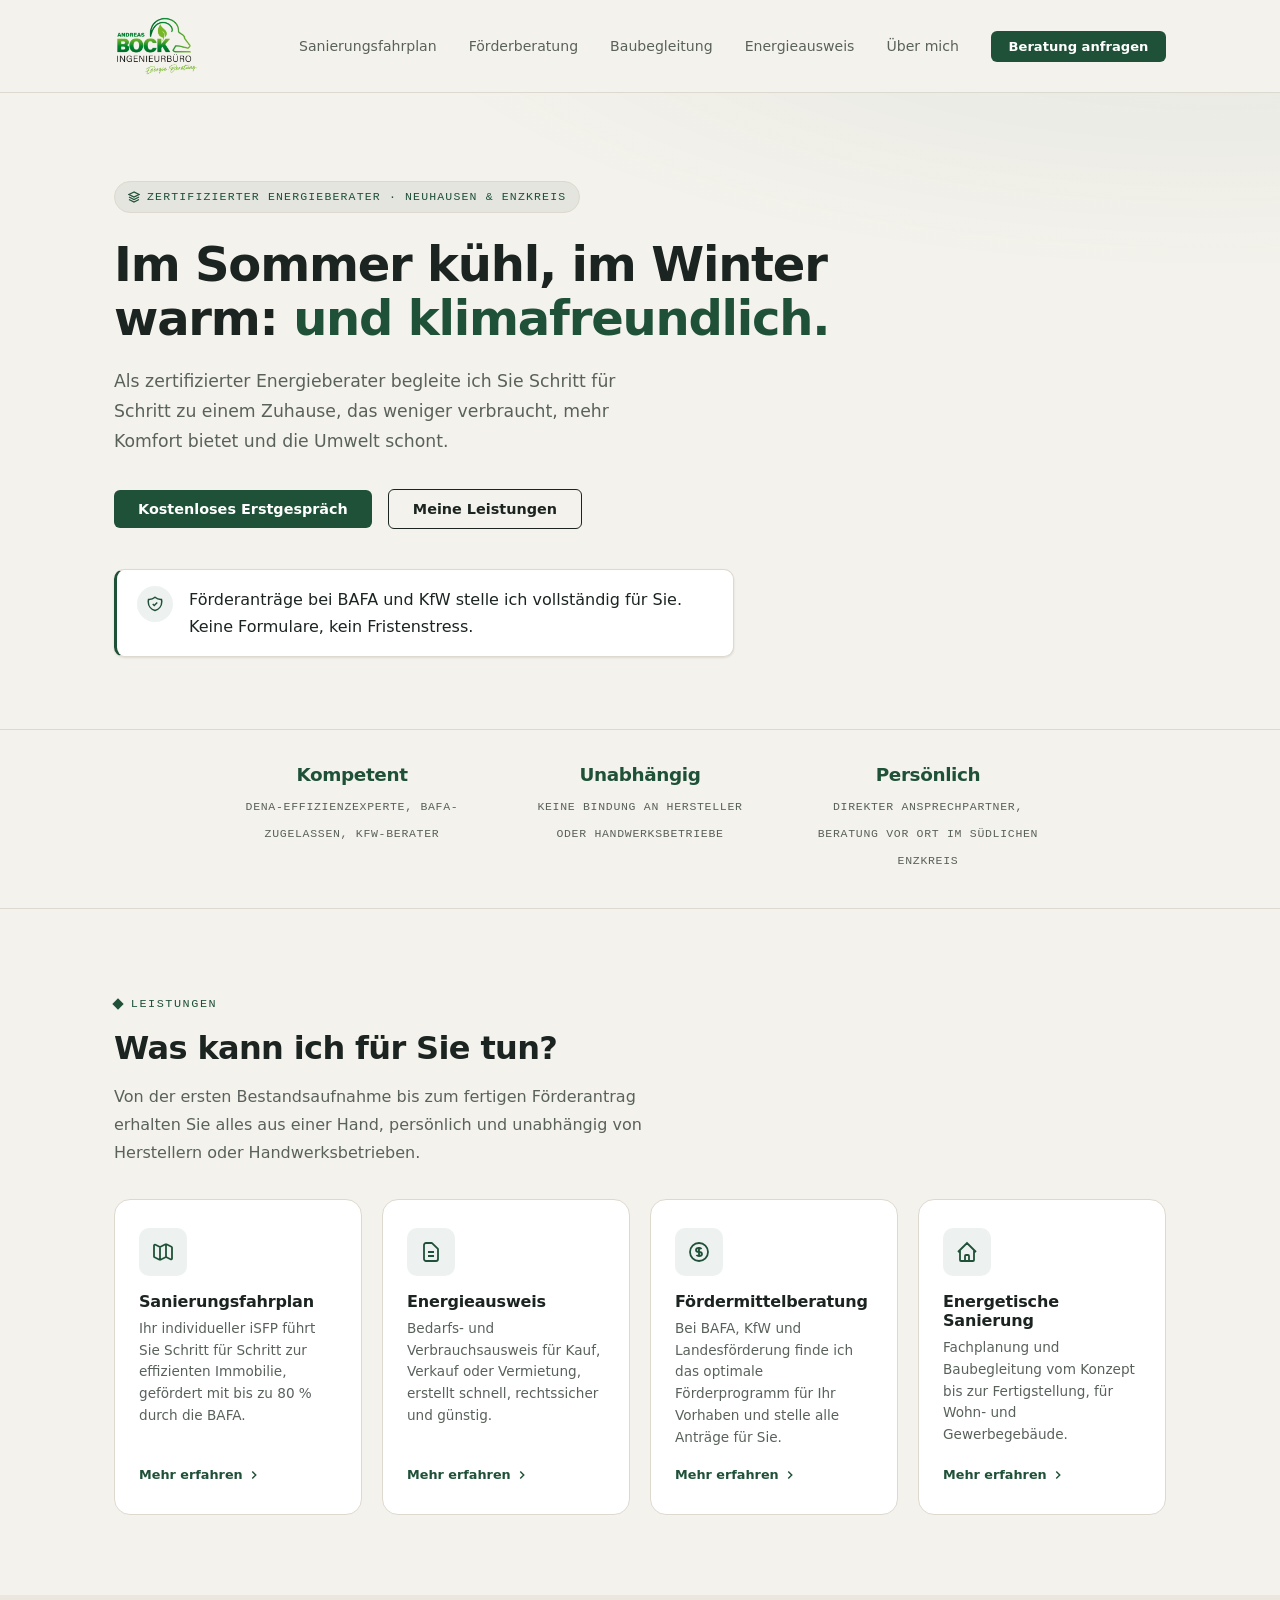
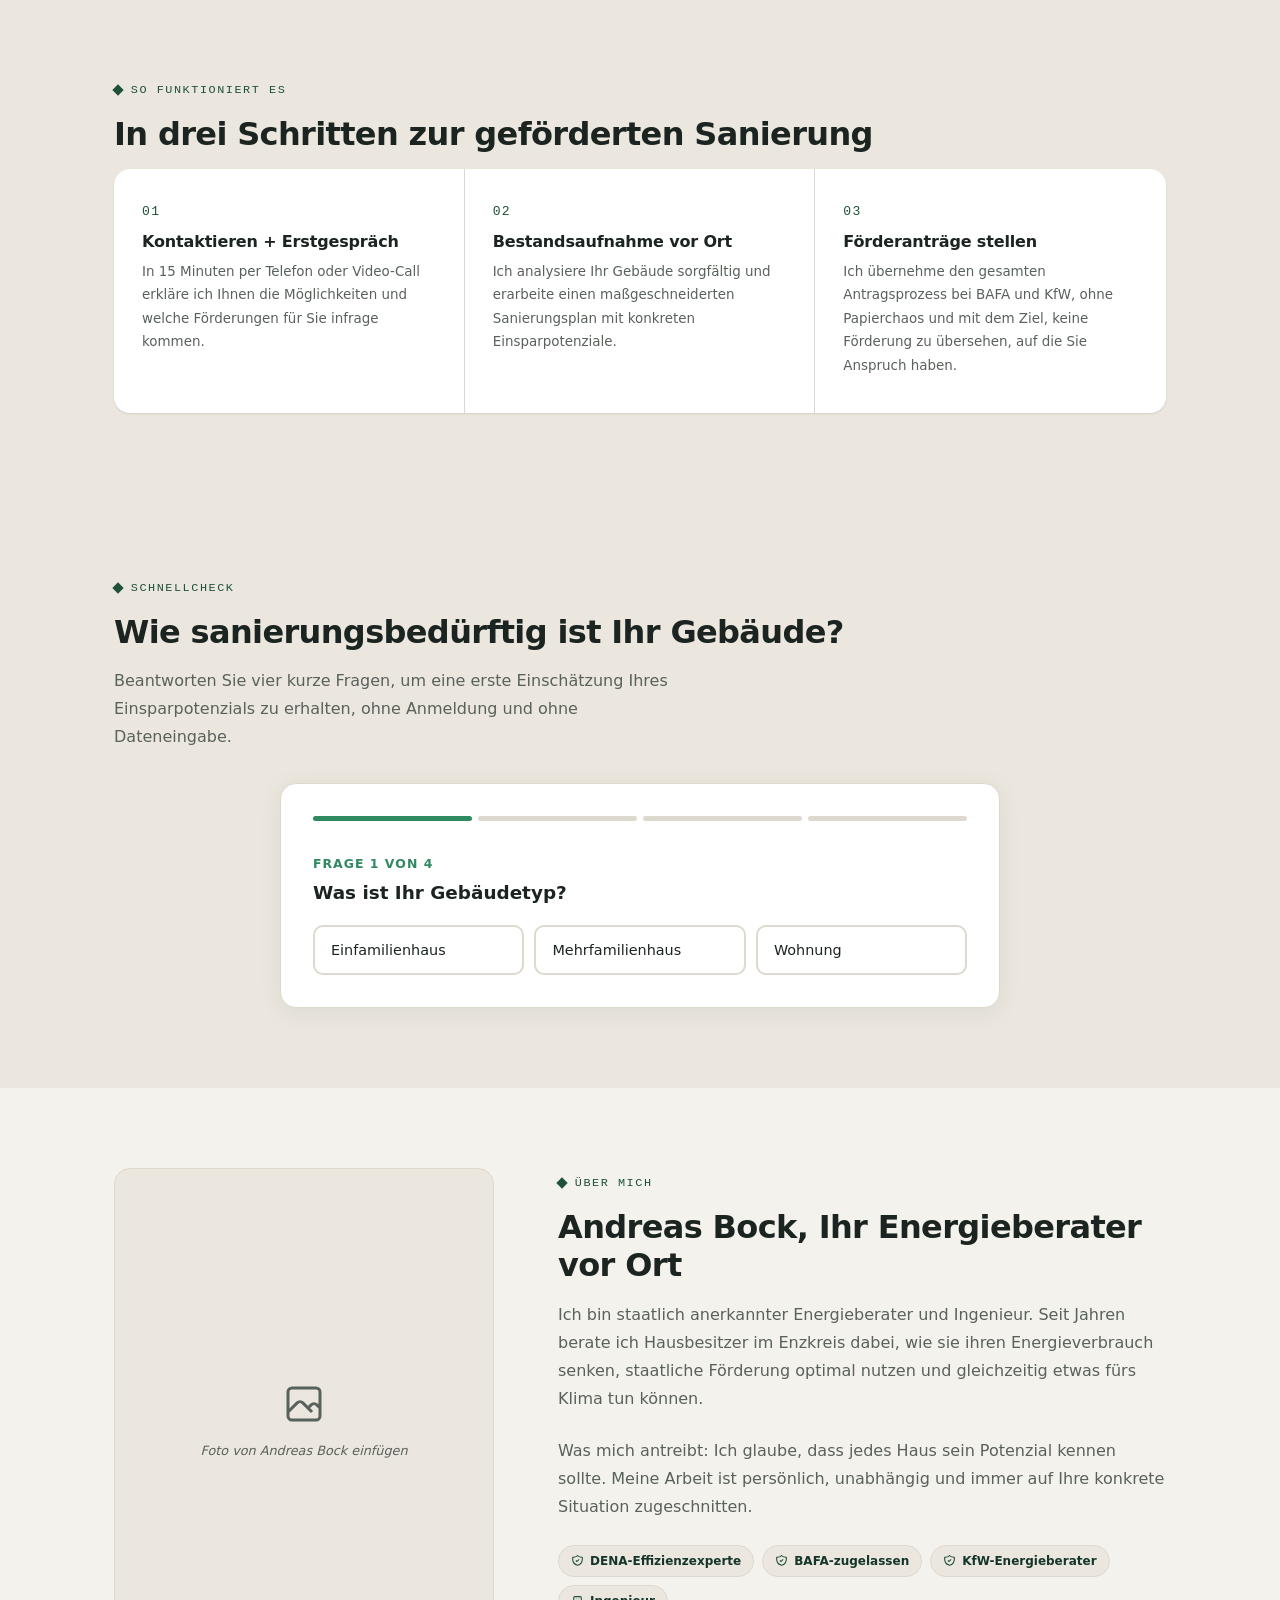
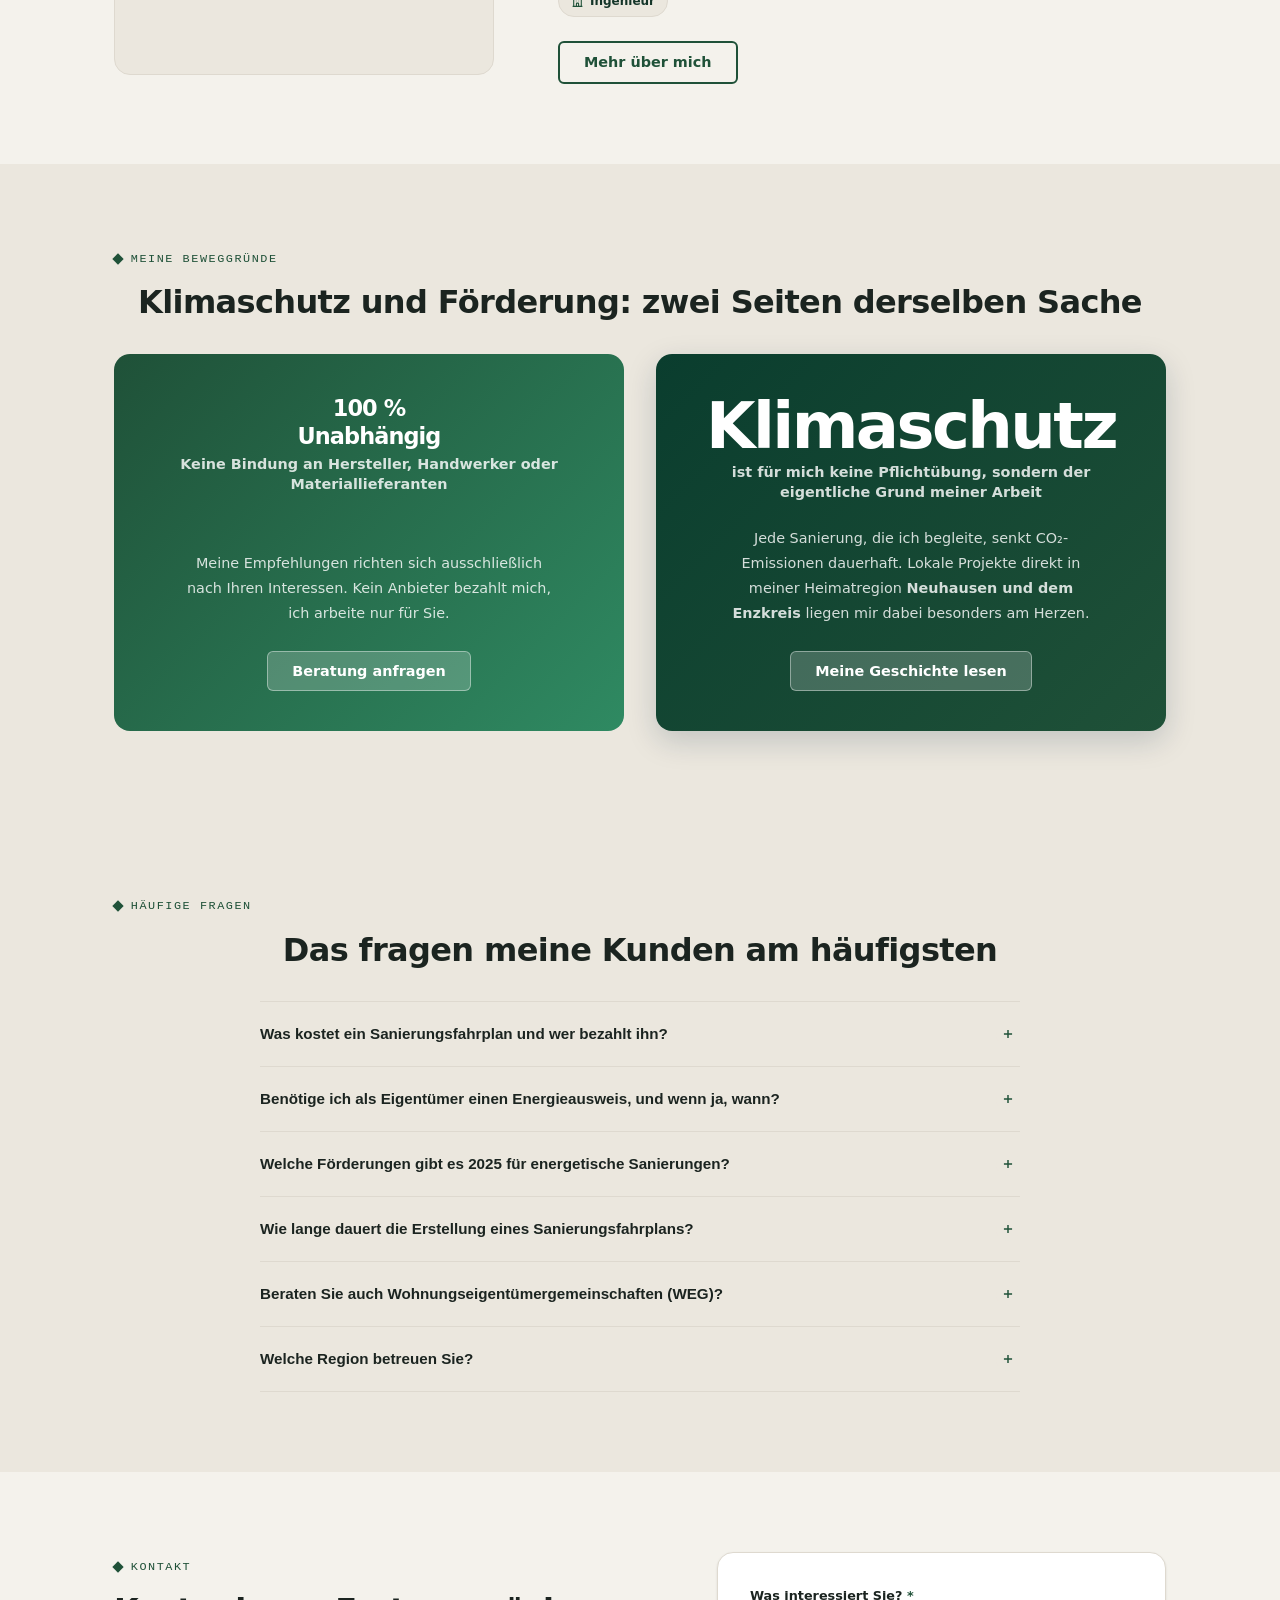
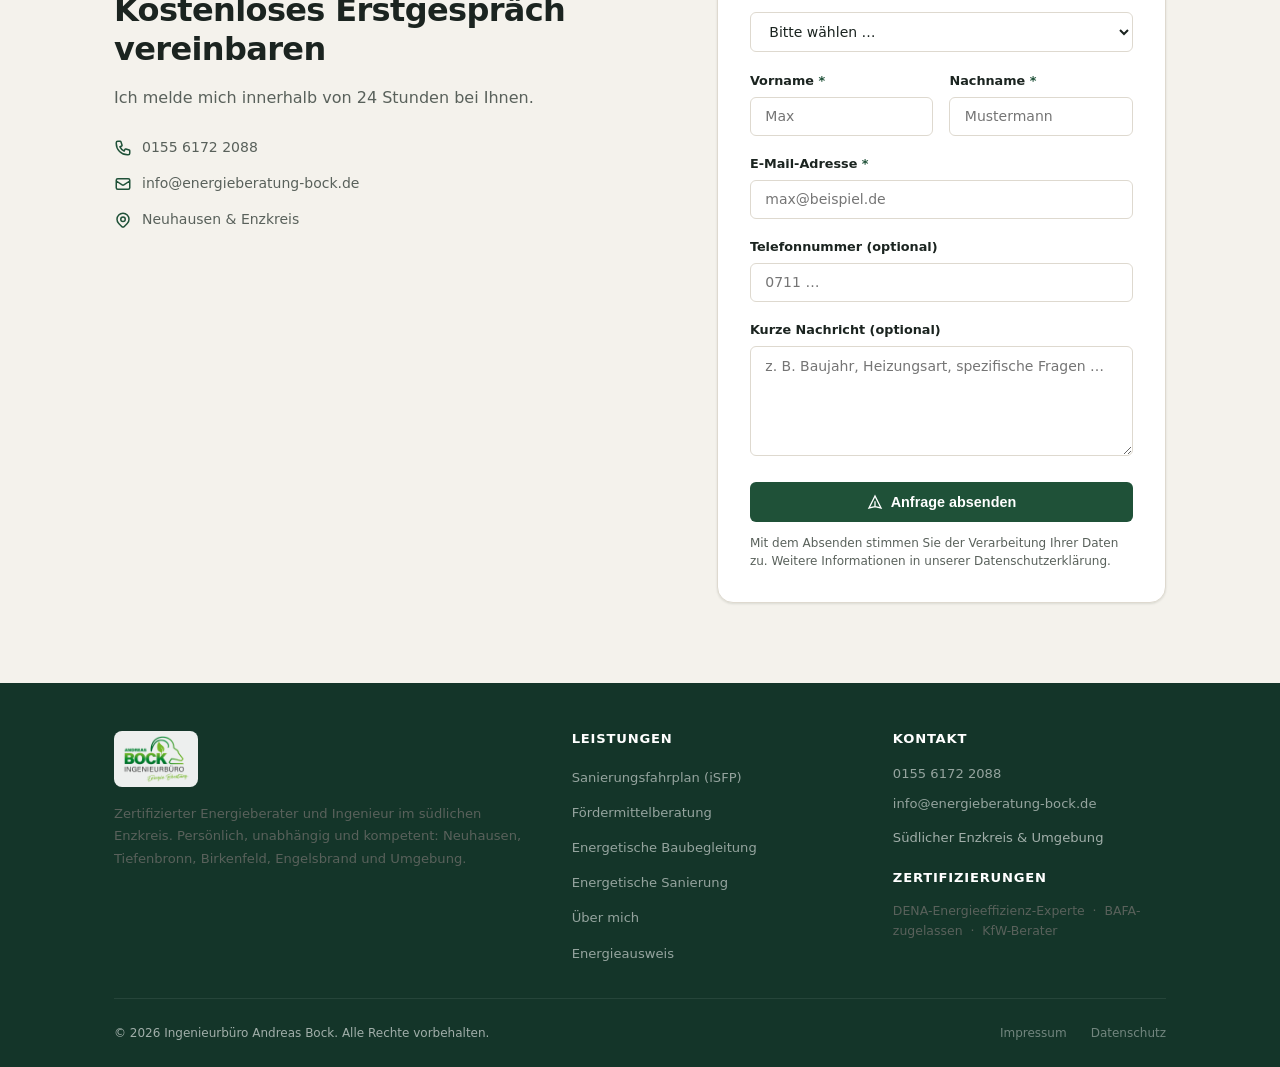
<file: index.html>
<!DOCTYPE html>
<html lang="de">
<head>
  <meta charset="UTF-8">
  <meta name="viewport" content="width=device-width, initial-scale=1.0">
  <title>Energieberatung Bock | Sanierungsfahrplan &amp; Förderberatung | Neuhausen / Enzkreis</title>
  <meta name="description" content="Zertifizierter Energieberater in Neuhausen und dem gesamten Enzkreis. Sanierungsfahrplan, Energieausweis und BAFA-Förderung bis 80 %. Persönlich, regional, klimabewusst. Jetzt kostenloses Erstgespräch anfragen.">
  <meta name="keywords" content="Energieberatung Neuhausen, Sanierungsfahrplan Enzkreis, Energieberater Pforzheim, BAFA Förderung Enzkreis, Energieausweis Tiefenbronn, iSFP Neuhausen, Klimaschutz Enzkreis">
  <meta name="author" content="Andreas Bock, Ingenieurbüro">
  <meta name="robots" content="index, follow">
  <link rel="canonical" href="https://energieberatung-bock.de/">
  <meta property="og:type" content="website">
  <meta property="og:url" content="https://energieberatung-bock.de/">
  <meta property="og:title" content="Energieberatung Bock | Sanierungsfahrplan &amp; Förderberatung | Neuhausen / Enzkreis">
  <meta property="og:description" content="Zertifizierter Energieberater in Neuhausen und dem Enzkreis. BAFA-Förderung bis 80 %. Persönlich, regional, klimabewusst.">
  <link rel="stylesheet" href="css/style.css">
  <link rel="shortcut icon" href="favicon.ico">
  <style>
    /* ── Schnellcheck ─────────────────────────────────────────────── */
    .schnellcheck {
      background: var(--mist);
    }
    .sc-widget {
      background: #fff;
      border: 1px solid var(--border);
      border-radius: 16px;
      padding: 2rem;
      max-width: 720px;
      margin: 0 auto;
      box-shadow: 0 4px 24px rgba(11,37,69,.07);
    }
    /* Progress bar */
    .sc-progress {
      display: flex;
      gap: 6px;
      margin-bottom: 2rem;
    }
    .sc-progress__segment {
      flex: 1;
      height: 5px;
      border-radius: 99px;
      background: var(--border);
      transition: background .3s;
    }
    .sc-progress__segment.active {
      background: var(--moss);
    }
    /* Step header */
    .sc-step-label {
      font-size: .78rem;
      font-weight: 600;
      letter-spacing: .08em;
      text-transform: uppercase;
      color: var(--moss);
      margin-bottom: .35rem;
    }
    .sc-question {
      font-size: 1.15rem;
      font-weight: 700;
      color: var(--ink);
      margin: 0 0 1.25rem;
      line-height: 1.35;
    }
    /* Option cards */
    .sc-options {
      display: grid;
      grid-template-columns: repeat(auto-fill, minmax(160px, 1fr));
      gap: .65rem;
    }
    .sc-option {
      border: 2px solid var(--border);
      border-radius: 10px;
      padding: .85rem 1rem;
      cursor: pointer;
      background: #fff;
      font-family: inherit;
      font-size: .9rem;
      font-weight: 500;
      color: var(--ink);
      text-align: left;
      transition: border-color .18s, background .18s, color .18s;
      line-height: 1.3;
    }
    .sc-option:hover {
      border-color: var(--moss);
      background: #f0faf6;
    }
    .sc-option.selected {
      border-color: var(--forest);
      background: var(--forest);
      color: #fff;
    }
    /* Result panel */
    .sc-result {
      display: none;
    }
    .sc-result.visible {
      display: block;
    }
    .sc-result__badge {
      display: inline-flex;
      align-items: center;
      gap: .4rem;
      background: #e8f7f1;
      color: var(--forest);
      font-size: .78rem;
      font-weight: 700;
      letter-spacing: .07em;
      text-transform: uppercase;
      padding: .3rem .75rem;
      border-radius: 99px;
      margin-bottom: 1rem;
    }
    .sc-result__title {
      font-size: 1.3rem;
      font-weight: 800;
      color: var(--ink);
      margin: 0 0 .75rem;
      line-height: 1.25;
    }
    .sc-result__text {
      color: var(--slate);
      font-size: .93rem;
      line-height: 1.65;
      margin: 0 0 1.25rem;
    }
    .sc-result__stats {
      display: grid;
      grid-template-columns: 1fr 1fr;
      gap: .75rem;
      margin-bottom: 1.5rem;
    }
    .sc-stat-box {
      background: var(--mist);
      border-radius: 10px;
      padding: .85rem 1rem;
    }
    .sc-stat-box__label {
      font-size: .72rem;
      font-weight: 600;
      letter-spacing: .07em;
      text-transform: uppercase;
      color: var(--slate);
      margin-bottom: .2rem;
    }
    .sc-stat-box__value {
      font-size: 1rem;
      font-weight: 700;
      color: var(--forest);
      line-height: 1.25;
    }
    .sc-result__cta {
      display: flex;
      flex-wrap: wrap;
      gap: .75rem;
      align-items: center;
    }
    .sc-restart {
      background: none;
      border: none;
      font-family: inherit;
      font-size: .85rem;
      color: var(--slate);
      cursor: pointer;
      text-decoration: underline;
      padding: 0;
    }
    .sc-restart:hover { color: var(--ink); }
    @media (max-width: 480px) {
      .sc-widget { padding: 1.25rem; }
      .sc-result__stats { grid-template-columns: 1fr; }
      .sc-options { grid-template-columns: 1fr 1fr; }
    }
  </style>
  <link rel="icon" type="image/png" sizes="32x32" href="favicon.png">
  <link rel="apple-touch-icon" href="favicon.png">
</head>
<body>
  <div id="nav-mount"></div>

  <section class="hero" aria-labelledby="hero-heading">
    <div class="container">
      <div class="hero__inner">
        <div class="hero__content">
        <span class="hero__tag">
          <svg viewBox="0 0 24 24" fill="none" stroke="currentColor" stroke-width="2.5" aria-hidden="true" width="12" height="12"><path d="M12 2L2 7l10 5 10-5-10-5zM2 17l10 5 10-5M2 12l10 5 10-5"/></svg>
          Zertifizierter Energieberater &middot; Neuhausen &amp; Enzkreis
        </span>
        <h1 id="hero-heading" data-cms="hero-title">Im Sommer kühl, im Winter warm: <em data-cms="hero-title-em">und klimafreundlich.</em></h1>
        <p class="hero__sub" data-cms="hero-text">Ich wohne selbst in Neuhausen und kenne die Altbauten, Heizungsanlagen und Förderfragen der Region aus eigener Erfahrung. Als Energieberater bin ich hauptsächlich im südlichen Enzkreis tätig: Neuhausen, Tiefenbronn, Heimsheim, Mönsheim, Wimsheim, Engelsbrand und den umliegenden Gemeinden.</p>
        <div class="hero__actions">
          <a href="#kontakt" class="btn btn--primary" data-cms="btn-primary">
            <svg viewBox="0 0 24 24" fill="none" stroke="currentColor" stroke-width="2" aria-hidden="true" width="16" height="16"><path d="M8 7V3m8 4V3m-9 8h10M5 21h14a2 2 0 002-2V7a2 2 0 00-2-2H5a2 2 0 00-2 2v12a2 2 0 002 2z"/></svg>
            Jetzt Beratung anfragen
          </a>
          <a href="pages/sanierungsfahrplan.html" class="btn btn--ghost" data-cms="btn-ghost">Mehr erfahren</a>
        </div>
        <div class="foerder-banner" role="note">
          <div class="foerder-banner__icon" aria-hidden="true">
            <svg viewBox="0 0 24 24" fill="none" stroke="currentColor" stroke-width="2" width="18" height="18"><path d="M9 12l2 2 4-4m5.618-4.016A11.955 11.955 0 0112 2.944a11.955 11.955 0 01-8.618 3.04A12.02 12.02 0 003 9c0 5.591 3.824 10.29 9 11.622 5.176-1.332 9-6.03 9-11.622 0-1.042-.133-2.052-.382-3.016z"/></svg>
          </div>
          <div class="foerder-banner__text" data-cms="hero-banner">
            <strong>Als DENA-gelisteter Energieeffizienz-Experte beantrage ich BAFA- und KfW-Förderung direkt für Sie.</strong>
            <p>Ohne diesen Nachweis sind viele Förderprogramme gar nicht erst beantragbar.</p>
          </div>
        </div>
        </div>
        <div class="hero__image" aria-hidden="true">
          <div class="hero__creds">
            <div class="hero__cred-card">
              <div class="hero__cred-icon">
                <svg viewBox="0 0 24 24" fill="none" stroke="currentColor" stroke-width="2" width="22" height="22"><path d="M9 12l2 2 4-4m5.618-4.016A11.955 11.955 0 0112 2.944a11.955 11.955 0 01-8.618 3.04A12.02 12.02 0 003 9c0 5.591 3.824 10.29 9 11.622 5.176-1.332 9-6.03 9-11.622 0-1.042-.133-2.052-.382-3.016z"/></svg>
              </div>
              <div>
                <div class="hero__cred-label">DENA-zertifiziert</div>
                <div class="hero__cred-sub">Effizienzexperte &amp; BAFA-zugelassen</div>
              </div>
            </div>
            <div class="hero__cred-card">
              <div class="hero__cred-icon">
                <svg viewBox="0 0 24 24" fill="none" stroke="currentColor" stroke-width="2" width="22" height="22"><path d="M5 3l14 0M5 9l14 0M5 15l5 0"/><path d="M12 15l7 3-7 3v-6z"/></svg>
              </div>
              <div>
                <div class="hero__cred-label">Unabhängige Beratung</div>
                <div class="hero__cred-sub">Keine Hersteller- oder Handwerkerbindung</div>
              </div>
            </div>
            <div class="hero__cred-card">
              <div class="hero__cred-icon">
                <svg viewBox="0 0 24 24" fill="none" stroke="currentColor" stroke-width="2" width="22" height="22"><path d="M17.657 16.657L13.414 20.9a1.998 1.998 0 01-2.827 0l-4.244-4.243a8 8 0 1111.314 0z"/><path d="M15 11a3 3 0 11-6 0 3 3 0 016 0z"/></svg>
              </div>
              <div>
                <div class="hero__cred-label">Südlicher Enzkreis</div>
                <div class="hero__cred-sub">Neuhausen, Tiefenbronn, Heimsheim &amp; Umgebung</div>
              </div>
            </div>
          </div>
        </div>
      </div>
    </div>
  </section>

  <div class="stats-bar">
    <div class="stats-bar__inner">
      <div class="stat"><span class="stat__number" style="font-size:1.15rem;">Kompetent</span><span class="stat__label">DENA-Effizienzexperte, BAFA-zugelassen, KfW-Berater</span></div>
      <div class="stat"><span class="stat__number" style="font-size:1.15rem;">Unabhängig</span><span class="stat__label">Keine Bindung an Hersteller oder Handwerksbetriebe</span></div>
      <div class="stat"><span class="stat__number" style="font-size:1.15rem;">Persönlich</span><span class="stat__label">Direkter Ansprechpartner, Beratung vor Ort im südlichen Enzkreis</span></div>
    </div>
  </div>

  <section class="section" id="leistungen" aria-labelledby="leistungen-heading">
    <div class="container">
      <span class="eyebrow">Leistungen</span>
      <h2 id="leistungen-heading" class="mb-2">Was kann ich für Sie tun?</h2>
      <p class="mb-4" style="max-width:560px;">Von der ersten Bestandsaufnahme bis zum fertigen Förderantrag erhalten Sie alles aus einer Hand, persönlich und unabhängig von Herstellern oder Handwerksbetrieben.</p>
      <div class="grid-4">
        <a href="pages/sanierungsfahrplan.html" class="kachel">
          <div class="kachel__icon" aria-hidden="true"><svg viewBox="0 0 24 24" fill="none" stroke="currentColor" stroke-width="1.8" width="24" height="24"><path d="M9 20l-5.447-2.724A1 1 0 013 16.382V5.618a1 1 0 011.447-.894L9 7m0 13l6-3m-6 3V7m6 10l4.553 2.276A1 1 0 0021 18.382V7.618a1 1 0 00-.553-.894L15 4m0 13V4m0 0L9 7"/></svg></div>
          <h3>Sanierungsfahrplan</h3>
          <p>Ihr individueller iSFP führt Sie Schritt für Schritt zur effizienten Immobilie, gefördert mit bis zu 80 % durch die BAFA.</p>
          <span class="kachel__link" aria-hidden="true">Mehr erfahren <svg viewBox="0 0 24 24" fill="none" stroke="currentColor" stroke-width="2.5" width="14" height="14"><path d="M9 18l6-6-6-6"/></svg></span>
        </a>
        <a href="pages/energieausweis.html" class="kachel">
          <div class="kachel__icon" aria-hidden="true"><svg viewBox="0 0 24 24" fill="none" stroke="currentColor" stroke-width="1.8" width="24" height="24"><path d="M9 12h6m-6 4h6m2 5H7a2 2 0 01-2-2V5a2 2 0 012-2h5.586a1 1 0 01.707.293l5.414 5.414a1 1 0 01.293.707V19a2 2 0 01-2 2z"/></svg></div>
          <h3>Energieausweis</h3>
          <p>Bedarfs- und Verbrauchsausweis für Kauf, Verkauf oder Vermietung, erstellt schnell, rechtssicher und günstig.</p>
          <span class="kachel__link" aria-hidden="true">Mehr erfahren <svg viewBox="0 0 24 24" fill="none" stroke="currentColor" stroke-width="2.5" width="14" height="14"><path d="M9 18l6-6-6-6"/></svg></span>
        </a>
        <a href="pages/foerdermittelberatung.html" class="kachel">
          <div class="kachel__icon" aria-hidden="true"><svg viewBox="0 0 24 24" fill="none" stroke="currentColor" stroke-width="1.8" width="24" height="24"><path d="M12 8c-1.657 0-3 .895-3 2s1.343 2 3 2 3 .895 3 2-1.343 2-3 2m0-8c1.11 0 2.08.402 2.599 1M12 8V7m0 1v8m0 0v1m0-1c-1.11 0-2.08-.402-2.599-1M21 12a9 9 0 11-18 0 9 9 0 0118 0z"/></svg></div>
          <h3>Fördermittelberatung</h3>
          <p>Bei BAFA, KfW und Landesförderung finde ich das optimale Förderprogramm für Ihr Vorhaben und stelle alle Anträge für Sie.</p>
          <span class="kachel__link" aria-hidden="true">Mehr erfahren <svg viewBox="0 0 24 24" fill="none" stroke="currentColor" stroke-width="2.5" width="14" height="14"><path d="M9 18l6-6-6-6"/></svg></span>
        </a>
        <a href="pages/energetische-sanierung.html" class="kachel">
          <div class="kachel__icon" aria-hidden="true"><svg viewBox="0 0 24 24" fill="none" stroke="currentColor" stroke-width="1.8" width="24" height="24"><path d="M3 12l2-2m0 0l7-7 7 7M5 10v10a1 1 0 001 1h3m10-11l2 2m-2-2v10a1 1 0 01-1 1h-3m-6 0a1 1 0 001-1v-4a1 1 0 011-1h2a1 1 0 011 1v4a1 1 0 001 1m-6 0h6"/></svg></div>
          <h3>Energetische Sanierung</h3>
          <p>Fachplanung und Baubegleitung vom Konzept bis zur Fertigstellung, für Wohn- und Gewerbegebäude.</p>
          <span class="kachel__link" aria-hidden="true">Mehr erfahren <svg viewBox="0 0 24 24" fill="none" stroke="currentColor" stroke-width="2.5" width="14" height="14"><path d="M9 18l6-6-6-6"/></svg></span>
        </a>
      </div>
    </div>
  </section>

  <section class="section section--mist" aria-labelledby="prozess-heading">
    <div class="container">
      <span class="eyebrow">So funktioniert es</span>
      <h2 id="prozess-heading" class="mb-2">In drei Schritten zur geförderten Sanierung</h2>
      <div class="prozess-steps">
        <div class="prozess-step"><div class="prozess-step__num">01</div><h3>Kontaktieren + Erstgespräch</h3><p>In 15 Minuten per Telefon oder Video-Call erkläre ich Ihnen die Möglichkeiten und welche Förderungen für Sie infrage kommen.</p></div>
        <div class="prozess-step"><div class="prozess-step__num">02</div><h3>Bestandsaufnahme vor Ort</h3><p>Ich analysiere Ihr Gebäude sorgfältig und erarbeite einen maßgeschneiderten Sanierungsplan mit konkreten Einsparpotenziale.</p></div>
        <div class="prozess-step"><div class="prozess-step__num">03</div><h3>Förderanträge stellen</h3><p>Ich übernehme den gesamten Antragsprozess bei BAFA und KfW, ohne Papierchaos und mit dem Ziel, keine Förderung zu übersehen, auf die Sie Anspruch haben.</p></div>
      </div>
    </div>
  </section>

  <section class="section schnellcheck" id="schnellcheck" aria-labelledby="schnellcheck-heading">
    <div class="container">
      <span class="eyebrow">Schnellcheck</span>
      <h2 id="schnellcheck-heading" class="mb-2">Wie sanierungsbedürftig ist Ihr Gebäude?</h2>
      <p class="mb-4" style="max-width:560px;">Beantworten Sie vier kurze Fragen, um eine erste Einschätzung Ihres Einsparpotenzials zu erhalten, ohne Anmeldung und ohne Dateneingabe.</p>

      <div class="sc-widget" role="region" aria-label="Schnellcheck Gebäudezustand">
        <!-- Progress bar -->
        <div class="sc-progress" aria-hidden="true">
          <div class="sc-progress__segment" id="sc-seg-0"></div>
          <div class="sc-progress__segment" id="sc-seg-1"></div>
          <div class="sc-progress__segment" id="sc-seg-2"></div>
          <div class="sc-progress__segment" id="sc-seg-3"></div>
        </div>

        <!-- Steps -->
        <div id="sc-steps">
          <!-- Step 1 -->
          <div class="sc-step" id="sc-step-0">
            <p class="sc-step-label">Frage 1 von 4</p>
            <p class="sc-question">Was ist Ihr Gebäudetyp?</p>
            <div class="sc-options" role="group" aria-label="Gebäudetyp auswählen">
              <button class="sc-option" data-step="0" data-value="efh">Einfamilienhaus</button>
              <button class="sc-option" data-step="0" data-value="mfh">Mehrfamilienhaus</button>
              <button class="sc-option" data-step="0" data-value="whg">Wohnung</button>
            </div>
          </div>
          <!-- Step 2 -->
          <div class="sc-step" id="sc-step-1" hidden>
            <p class="sc-step-label">Frage 2 von 4</p>
            <p class="sc-question">Wann wurde Ihr Gebäude gebaut?</p>
            <div class="sc-options" role="group" aria-label="Baujahr auswählen">
              <button class="sc-option" data-step="1" data-value="vor1980">Vor 1980</button>
              <button class="sc-option" data-step="1" data-value="1980-2000">1980 bis 2000</button>
              <button class="sc-option" data-step="1" data-value="nach2000">Nach 2000</button>
            </div>
          </div>
          <!-- Step 3 -->
          <div class="sc-step" id="sc-step-2" hidden>
            <p class="sc-step-label">Frage 3 von 4</p>
            <p class="sc-question">Wie heizen Sie aktuell?</p>
            <div class="sc-options" role="group" aria-label="Heizungsart auswählen">
              <button class="sc-option" data-step="2" data-value="oel">Öl</button>
              <button class="sc-option" data-step="2" data-value="gas">Gas</button>
              <button class="sc-option" data-step="2" data-value="wp">Wärmepumpe</button>
              <button class="sc-option" data-step="2" data-value="fern">Fernwärme</button>
              <button class="sc-option" data-step="2" data-value="sonst">Sonstiges</button>
            </div>
          </div>
          <!-- Step 4 -->
          <div class="sc-step" id="sc-step-3" hidden>
            <p class="sc-step-label">Frage 4 von 4</p>
            <p class="sc-question">Wann wurde zuletzt größer saniert?</p>
            <div class="sc-options" role="group" aria-label="Letzte Sanierung auswählen">
              <button class="sc-option" data-step="3" data-value="nie">Nie</button>
              <button class="sc-option" data-step="3" data-value="alt">Vor über 15 Jahren</button>
              <button class="sc-option" data-step="3" data-value="neu">In den letzten 15 Jahren</button>
            </div>
          </div>
        </div>

        <!-- Result -->
        <div class="sc-result" id="sc-result" aria-live="polite">
          <div class="sc-result__badge">
            <svg viewBox="0 0 24 24" fill="none" stroke="currentColor" stroke-width="2.5" width="13" height="13" aria-hidden="true"><path d="M13 10V3L4 14h7v7l9-11h-7z"/></svg>
            <span id="sc-badge-text">Ihre Einschätzung</span>
          </div>
          <p class="sc-result__title" id="sc-result-title"></p>
          <p class="sc-result__text" id="sc-result-text"></p>
          <div class="sc-result__stats">
            <div class="sc-stat-box">
              <p class="sc-stat-box__label">Geschätztes Einsparpotenzial</p>
              <p class="sc-stat-box__value" id="sc-saving"></p>
            </div>
            <div class="sc-stat-box">
              <p class="sc-stat-box__label">Empfohlene Maßnahme</p>
              <p class="sc-stat-box__value" id="sc-measure"></p>
            </div>
          </div>
          <div class="sc-result__cta">
            <a href="#kontakt" class="btn btn--primary">Jetzt kostenlos anfragen</a>
            <button class="sc-restart" id="sc-restart">Neu starten</button>
          </div>
        </div>
      </div>
    </div>
  </section>

  <section class="section" aria-labelledby="ueber-heading">
    <div class="container">
      <div class="ueber-grid">
        <div class="illu-box illu-box--tall" style="display:flex; align-items:center; justify-content:center; flex-direction:column; gap:0.75rem; background:var(--mist);">
          <svg viewBox="0 0 24 24" fill="none" stroke="var(--slate)" stroke-width="1.5" width="48" height="48" aria-hidden="true"><path d="M4 16l4.586-4.586a2 2 0 012.828 0L16 16m-2-2l1.586-1.586a2 2 0 012.828 0L20 14M14 8h.01M6 20h12a2 2 0 002-2V6a2 2 0 00-2-2H6a2 2 0 00-2 2v12a2 2 0 002 2z"/></svg>
          <p style="font-size:0.8rem; color:var(--slate); font-style:italic; text-align:center; padding:0 1.5rem;">Foto von Andreas Bock einfügen</p>
        </div>
        <div>
          <span class="eyebrow">Über mich</span>
          <h2 id="ueber-heading" class="mb-2" data-cms="ueber-title">Andreas Bock, Ihr Energieberater vor Ort</h2>
          <p class="mb-3" data-cms="ueber-text1">Als Ingenieur mit langjähriger Erfahrung in der energetischen Gebäudeberatung kenne ich die Herausforderungen, vor denen Hausbesitzer in Neuhausen und dem Enzkreis stehen: steigende Energiekosten, unübersichtliche Förderprogramme und die Frage, welche Sanierungsmaßnahme sich wirklich lohnt.</p>
          <p class="mb-3" data-cms="ueber-text2">Meine Beratung ist persönlich und unabhängig von Herstellern und Handwerksbetrieben, ausschließlich an Ihrem Interesse als Eigentümer ausgerichtet.</p>
          <div class="zertifikate">
            <span class="zert-badge"><svg viewBox="0 0 24 24" fill="none" stroke="currentColor" stroke-width="2" width="13" height="13" aria-hidden="true"><path d="M9 12l2 2 4-4m5.618-4.016A11.955 11.955 0 0112 2.944a11.955 11.955 0 01-8.618 3.04A12.02 12.02 0 003 9c0 5.591 3.824 10.29 9 11.622 5.176-1.332 9-6.03 9-11.622 0-1.042-.133-2.052-.382-3.016z"/></svg>DENA-Effizienzexperte</span>
            <span class="zert-badge"><svg viewBox="0 0 24 24" fill="none" stroke="currentColor" stroke-width="2" width="13" height="13" aria-hidden="true"><path d="M9 12l2 2 4-4m5.618-4.016A11.955 11.955 0 0112 2.944a11.955 11.955 0 01-8.618 3.04A12.02 12.02 0 003 9c0 5.591 3.824 10.29 9 11.622 5.176-1.332 9-6.03 9-11.622 0-1.042-.133-2.052-.382-3.016z"/></svg>BAFA-zugelassen</span>
            <span class="zert-badge"><svg viewBox="0 0 24 24" fill="none" stroke="currentColor" stroke-width="2" width="13" height="13" aria-hidden="true"><path d="M9 12l2 2 4-4m5.618-4.016A11.955 11.955 0 0112 2.944a11.955 11.955 0 01-8.618 3.04A12.02 12.02 0 003 9c0 5.591 3.824 10.29 9 11.622 5.176-1.332 9-6.03 9-11.622 0-1.042-.133-2.052-.382-3.016z"/></svg>KfW-Energieberater</span>
            <span class="zert-badge"><svg viewBox="0 0 24 24" fill="none" stroke="currentColor" stroke-width="2" width="13" height="13" aria-hidden="true"><path d="M19 21V5a2 2 0 00-2-2H7a2 2 0 00-2 2v16m14 0h2m-2 0h-5m-9 0H3m2 0h5M9 7h1m-1 4h1m4-4h1m-1 4h1m-5 10v-5a1 1 0 011-1h2a1 1 0 011 1v5m-4 0h4"/></svg>Ingenieur</span>
          </div>
          <div class="mt-3"><a href="pages/ueber-mich.html" class="btn btn--outline">Mehr über mich</a></div>
        </div>
      </div>
    </div>
  </section>

  <section class="section section--mist" aria-labelledby="werte-heading">
    <div class="container">
      <span class="eyebrow">Meine Beweggründe</span>
      <h2 id="werte-heading" class="mb-4 text-center">Klimaschutz und Förderung: zwei Seiten derselben Sache</h2>
      <div class="grid-2 grid-2--stretch">
        <div class="foerder-highlight">
          <div class="foerder-highlight__num" style="font-size:1.4rem; line-height:1.25;">100 %<br>Unabhängig</div>
          <p class="foerder-highlight__label">Keine Bindung an Hersteller, Handwerker oder Materiallieferanten</p>
          <p>Meine Empfehlungen richten sich ausschließlich nach Ihren Interessen. Kein Anbieter bezahlt mich, ich arbeite nur für Sie.</p>
          <a href="#kontakt" class="btn btn--primary" style="background:rgba(255,255,255,0.2);border:1px solid rgba(255,255,255,0.4);">Beratung anfragen</a>
        </div>
        <div class="foerder-highlight foerder-highlight--klima" style="background:linear-gradient(135deg, #0a3d2e, var(--forest));">
          <div class="foerder-highlight__num" aria-label="Klimaschutz">Klimaschutz</div>
          <p class="foerder-highlight__label">ist für mich keine Pflichtübung, sondern der eigentliche Grund meiner Arbeit</p>
          <p>Jede Sanierung, die ich begleite, senkt CO₂-Emissionen dauerhaft. Lokale Projekte direkt in meiner Heimatregion <strong>Neuhausen und dem Enzkreis</strong> liegen mir dabei besonders am Herzen.</p>
          <a href="pages/ueber-mich.html" class="btn btn--primary" style="background:rgba(255,255,255,0.2);border:1px solid rgba(255,255,255,0.4);">Meine Geschichte lesen</a>
        </div>
      </div>
    </div>
  </section>

  <section class="section section--mist" id="faq" aria-labelledby="faq-heading">
    <div class="container">
      <span class="eyebrow">Häufige Fragen</span>
      <h2 id="faq-heading" class="mb-4 text-center">Das fragen meine Kunden am häufigsten</h2>
      <div class="faq-list">
        <div class="faq-item"><button class="faq-btn" aria-expanded="false"><span class="faq-btn__text">Was kostet ein Sanierungsfahrplan und wer bezahlt ihn?</span><span class="faq-btn__icon" aria-hidden="true"><svg viewBox="0 0 24 24" fill="none" stroke="currentColor" stroke-width="2.5" width="14" height="14"><path d="M12 5v14M5 12h14"/></svg></span></button><div class="faq-answer"><p>Die Gesamtkosten für einen individuellen Sanierungsfahrplan (iSFP) liegen je nach Gebäudegröße zwischen 1.500 und 2.500 &euro;. Die BAFA fördert die Erstellung mit bis zu 80 % des Beratungshonorars, Ihr Eigenanteil beträgt damit häufig weniger als 200 &euro;. Ich beantrage die Förderung vollständig für Sie.</p></div></div>
        <div class="faq-item"><button class="faq-btn" aria-expanded="false"><span class="faq-btn__text">Benötige ich als Eigentümer einen Energieausweis, und wenn ja, wann?</span><span class="faq-btn__icon" aria-hidden="true"><svg viewBox="0 0 24 24" fill="none" stroke="currentColor" stroke-width="2.5" width="14" height="14"><path d="M12 5v14M5 12h14"/></svg></span></button><div class="faq-answer"><p>Ja. Laut Gebäudeenergiegesetz (GEG) ist ein gültiger Energieausweis bei Verkauf, Neuvermietung und Verpachtung Pflicht. Er muss Interessenten bei der Besichtigung vorgelegt werden. Fehlt er, droht ein Bußgeld von bis zu 15.000 &euro;. Ich stelle ihn rechtssicher in fünf bis sieben Werktagen aus.</p></div></div>
        <div class="faq-item"><button class="faq-btn" aria-expanded="false"><span class="faq-btn__text">Welche Förderungen gibt es 2025 für energetische Sanierungen?</span><span class="faq-btn__icon" aria-hidden="true"><svg viewBox="0 0 24 24" fill="none" stroke="currentColor" stroke-width="2.5" width="14" height="14"><path d="M12 5v14M5 12h14"/></svg></span></button><div class="faq-answer"><p>Die wichtigsten Programme 2025 sind: BEG über die KfW mit Zuschüssen oder Krediten, BAFA-Förderung für Energieberatung und Sanierungsplanung sowie Landesförderungen in Baden-Württemberg. Die optimale Kombination erarbeiten wir gemeinsam im Erstgespräch.</p></div></div>
        <div class="faq-item"><button class="faq-btn" aria-expanded="false"><span class="faq-btn__text">Wie lange dauert die Erstellung eines Sanierungsfahrplans?</span><span class="faq-btn__icon" aria-hidden="true"><svg viewBox="0 0 24 24" fill="none" stroke="currentColor" stroke-width="2.5" width="14" height="14"><path d="M12 5v14M5 12h14"/></svg></span></button><div class="faq-answer"><p>Nach dem Ortstermin dauert die Erstellung des iSFP in der Regel zwei bis vier Wochen. Anschließend stelle ich Ihnen den fertigen Fahrplan vor und beantrage direkt die BAFA-Förderung.</p></div></div>
        <div class="faq-item"><button class="faq-btn" aria-expanded="false"><span class="faq-btn__text">Beraten Sie auch Wohnungseigentümergemeinschaften (WEG)?</span><span class="faq-btn__icon" aria-hidden="true"><svg viewBox="0 0 24 24" fill="none" stroke="currentColor" stroke-width="2.5" width="14" height="14"><path d="M12 5v14M5 12h14"/></svg></span></button><div class="faq-answer"><p>Ja, ich berate Eigentümer von Einfamilienhäusern, WEGs, Mehrfamilienhäuser und Gewerbeimmobilien. Für WEGs gibt es spezielle Förderprogramme, sprechen Sie mich einfach an. Das Erstgespräch ist immer kostenlos.</p></div></div>
        <div class="faq-item"><button class="faq-btn" aria-expanded="false"><span class="faq-btn__text">Welche Region betreuen Sie?</span><span class="faq-btn__icon" aria-hidden="true"><svg viewBox="0 0 24 24" fill="none" stroke="currentColor" stroke-width="2.5" width="14" height="14"><path d="M12 5v14M5 12h14"/></svg></span></button><div class="faq-answer"><p>Ich bin hauptsächlich im südlichen Enzkreis tätig: Neuhausen, Birkenfeld (inkl. Gräfenhausen), Engelsbrand (Grunbach, Salmbach), Neuenbürg, Tiefenbronn (Mühlhausen, Lehningen), Wimsheim, Friolzheim und Heimsheim. Lokale Projekte direkt in meiner Heimatregion liegen mir besonders am Herzen. Bei Bedarf berate ich auch in umliegenden Gemeinden, sprechen Sie mich einfach an.</p></div></div>
      </div>
      <script type="application/ld+json">{"@context":"https://schema.org","@type":"FAQPage","mainEntity":[{"@type":"Question","name":"Was kostet ein Sanierungsfahrplan und wer bezahlt ihn?","acceptedAnswer":{"@type":"Answer","text":"Kosten 1.500 bis 2.500 €, BAFA fördert bis 80 %, Eigenanteil oft unter 200 €."}},{"@type":"Question","name":"Benötige ich als Eigentümer einen Energieausweis?","acceptedAnswer":{"@type":"Answer","text":"Ja, bei Verkauf/Vermietung laut GEG Pflicht. Fehlt er, drohen bis 15.000 € Bußgeld."}},{"@type":"Question","name":"Welche Förderungen gibt es 2025?","acceptedAnswer":{"@type":"Answer","text":"BEG (KfW), BAFA-Energieberatung, Landesförderung Baden-Württemberg."}}]}</script>
    </div>
  </section>

  <section class="section" id="kontakt" aria-labelledby="kontakt-heading">
    <div class="container">
      <div class="kontakt-wrapper">
        <div class="kontakt-info">
          <span class="eyebrow">Kontakt</span>
          <h2 id="kontakt-heading" data-cms="kontakt-title">Jetzt Erstgespräch vereinbaren</h2>
          <p data-cms="kontakt-text">Schreiben Sie mir, ich melde mich innerhalb von 24 Stunden.</p>
          <div class="kontakt-details">
            <div class="kontakt-detail"><svg viewBox="0 0 24 24" fill="none" stroke="currentColor" stroke-width="2" width="18" height="18" aria-hidden="true"><path d="M3 5a2 2 0 012-2h3.28a1 1 0 01.948.684l1.498 4.493a1 1 0 01-.502 1.21l-2.257 1.13a11.042 11.042 0 005.516 5.516l1.13-2.257a1 1 0 011.21-.502l4.493 1.498a1 1 0 01.684.949V19a2 2 0 01-2 2h-1C9.716 21 3 14.284 3 6V5z"/></svg><a href="tel:+4915561722088">0155 6172 2088</a></div>
            <div class="kontakt-detail"><svg viewBox="0 0 24 24" fill="none" stroke="currentColor" stroke-width="2" width="18" height="18" aria-hidden="true"><path d="M3 8l7.89 5.26a2 2 0 002.22 0L21 8M5 19h14a2 2 0 002-2V7a2 2 0 00-2-2H5a2 2 0 00-2 2v10a2 2 0 002 2z"/></svg><a href="mailto:info@energieberatung-bock.de">info@energieberatung-bock.de</a></div>
            <div class="kontakt-detail"><svg viewBox="0 0 24 24" fill="none" stroke="currentColor" stroke-width="2" width="18" height="18" aria-hidden="true"><path d="M17.657 16.657L13.414 20.9a1.998 1.998 0 01-2.827 0l-4.244-4.243a8 8 0 1111.314 0z"/><path d="M15 11a3 3 0 11-6 0 3 3 0 016 0z"/></svg><span>Neuhausen &amp; Enzkreis</span></div>
          </div>
        </div>
        <div class="form-card">
          <form id="kontaktform" novalidate aria-label="Kontaktformular">
            <div class="form-group"><label for="interesse">Was interessiert Sie? <span aria-hidden="true" style="color:var(--forest);">*</span></label><select id="interesse" name="interesse" required><option value="">Bitte wählen …</option><option value="sanierungsfahrplan">Sanierungsfahrplan (iSFP)</option><option value="energieausweis">Energieausweis</option><option value="foerderberatung">Fördermittelberatung (BAFA / KfW)</option><option value="sanierung">Energetische Sanierung / Baubegleitung</option><option value="sonstiges">Allgemeine Frage</option></select></div>
            <div class="form-row">
              <div class="form-group"><label for="vorname">Vorname <span aria-hidden="true" style="color:var(--forest);">*</span></label><input type="text" id="vorname" name="vorname" placeholder="Max" required autocomplete="given-name"></div>
              <div class="form-group"><label for="nachname">Nachname <span aria-hidden="true" style="color:var(--forest);">*</span></label><input type="text" id="nachname" name="nachname" placeholder="Mustermann" required autocomplete="family-name"></div>
            </div>
            <div class="form-group"><label for="email">E-Mail-Adresse <span aria-hidden="true" style="color:var(--forest);">*</span></label><input type="email" id="email" name="email" placeholder="max@beispiel.de" required autocomplete="email"></div>
            <div class="form-group"><label for="telefon">Telefonnummer (optional)</label><input type="tel" id="telefon" name="telefon" placeholder="0711 …" autocomplete="tel"></div>
            <div class="form-group"><label for="nachricht">Kurze Nachricht (optional)</label><textarea id="nachricht" name="nachricht" placeholder="z. B. Baujahr, Heizungsart, spezifische Fragen …"></textarea></div>
            <button type="submit" class="btn btn--primary btn--full"><svg viewBox="0 0 24 24" fill="none" stroke="currentColor" stroke-width="2" width="16" height="16" aria-hidden="true"><path d="M12 19l9 2-9-18-9 18 9-2zm0 0v-8"/></svg>Anfrage absenden</button>
            <p class="form-note">Mit dem Absenden stimmen Sie der Verarbeitung Ihrer Daten zu. Weitere Informationen in unserer <a href="pages/datenschutz.html">Datenschutzerklärung</a>.</p>
            <p class="form-error" id="form-error" role="alert" style="display:none; color:#C0392B; font-size:0.85rem; margin-top:0.75rem;"></p>
          </form>
          <div class="form-success" id="form-success" role="status" aria-live="polite">Vielen Dank für Ihre Anfrage! Ich melde mich innerhalb von 24 Stunden.</div>
        </div>
      </div>
    </div>
  </section>

  <div id="footer-mount"></div>
  <script src="js/components.js"></script>
  <script src="js/cms-inject.js"></script>
  <script src="js/main.js"></script>
  <script>
    (function () {
      var answers = [null, null, null, null];
      var current = 0;

      function update() {
        // progress segments
        for (var i = 0; i < 4; i++) {
          var seg = document.getElementById('sc-seg-' + i);
          if (i <= current) seg.classList.add('active');
          else seg.classList.remove('active');
        }
        // show/hide steps
        for (var j = 0; j < 4; j++) {
          var el = document.getElementById('sc-step-' + j);
          if (j === current) {
            el.removeAttribute('hidden');
            // restore selected state
            el.querySelectorAll('.sc-option').forEach(function (btn) {
              btn.classList.toggle('selected', btn.dataset.value === answers[j]);
            });
          } else {
            el.setAttribute('hidden', '');
          }
        }
        document.getElementById('sc-result').classList.remove('visible');
      }

      function showResult() {
        // mark all segments active
        for (var i = 0; i < 4; i++) {
          document.getElementById('sc-seg-' + i).classList.add('active');
        }
        for (var j = 0; j < 4; j++) {
          document.getElementById('sc-step-' + j).setAttribute('hidden', '');
        }

        var typ   = answers[0]; // efh | mfh | whg
        var bj    = answers[1]; // vor1980 | 1980-2000 | nach2000
        var heiz  = answers[2]; // oel | gas | wp | fern | sonst
        var san   = answers[3]; // nie | alt | neu

        var score = 0;
        if (bj === 'vor1980')    score += 3;
        if (bj === '1980-2000')  score += 2;
        if (bj === 'nach2000')   score += 0;
        if (heiz === 'oel')      score += 3;
        if (heiz === 'gas')      score += 2;
        if (heiz === 'sonst')    score += 1;
        if (san === 'nie')       score += 3;
        if (san === 'alt')       score += 2;
        if (san === 'neu')       score += 1;

        var badge, title, text, saving, measure;

        if (score >= 7) {
          badge   = 'Hohes Einsparpotenzial erkannt';
          title   = 'Ihr Gebäude hat erheblichen Sanierungsbedarf';
          text    = 'Baujahr, Heizung und Sanierungsstand zusammen ergeben ein hohes Einsparpotenzial. Ein individueller Sanierungsfahrplan zeigt Ihnen die sinnvolle Reihenfolge und sichert die passende Förderung.';
          saving  = 'bis zu 50 % Heizkosten';
          measure = 'Sanierungsfahrplan (iSFP)';
        } else if (score >= 4) {
          badge   = 'Merkliches Einsparpotenzial vorhanden';
          title   = 'Gezielte Maßnahmen können viel bewirken';
          text    = 'Ihr Gebäude hat noch spürbares Potenzial. Je nach Zustand von Dämmung, Fenstern und Heizung bringen gezielte Einzelmaßnahmen oft schon deutliche Einsparungen, mit BAFA- oder KfW-Förderung.';
          saving  = 'bis zu 30 % Heizkosten';
          measure = 'Heizungscheck & Beratung';
        } else {
          badge   = 'Optimierungspotenzial vorhanden';
          title   = 'Ihr Gebäude ist gut aufgestellt';
          text    = 'Ihr Gebäude steht energetisch schon gut da. Ein fachlicher Blick lohnt sich trotzdem: In Lüftung, Warmwasser oder Regelungstechnik stecken oft kleine Einsparungen, die sich schnell rechnen.';
          saving  = 'bis zu 15 % Energiekosten';
          measure = 'Energieberatung vor Ort';
        }

        // Heizungsbonus-Hinweis bei Öl/Gas
        if ((heiz === 'oel' || heiz === 'gas') && score < 7) {
          text += ' Ein Heizungstausch von Öl oder Gas auf eine moderne Wärmepumpe wird aktuell mit bis zu 70 % gefördert und bietet ein besonders gutes Preis-Leistungs-Verhältnis.';
        }

        document.getElementById('sc-badge-text').textContent  = badge;
        document.getElementById('sc-result-title').textContent = title;
        document.getElementById('sc-result-text').textContent  = text;
        document.getElementById('sc-saving').textContent       = saving;
        document.getElementById('sc-measure').textContent      = measure;

        var result = document.getElementById('sc-result');
        result.classList.add('visible');
        result.scrollIntoView({ behavior: 'smooth', block: 'nearest' });
      }

      function reset() {
        answers = [null, null, null, null];
        current = 0;
        update();
      }

      // Wire up option buttons
      document.querySelectorAll('.sc-option').forEach(function (btn) {
        btn.addEventListener('click', function () {
          var step = parseInt(btn.dataset.step, 10);
          var val  = btn.dataset.value;
          answers[step] = val;

          // Mark selected visually
          document.querySelectorAll('.sc-option[data-step="' + step + '"]').forEach(function (b) {
            b.classList.remove('selected');
          });
          btn.classList.add('selected');

          // Short delay then advance
          setTimeout(function () {
            if (step < 3) {
              current = step + 1;
              update();
            } else {
              showResult();
            }
          }, 220);
        });
      });

      // Restart button
      document.getElementById('sc-restart').addEventListener('click', reset);

      // Init
      update();
    })();
  </script>
</body>
</html>
</file>
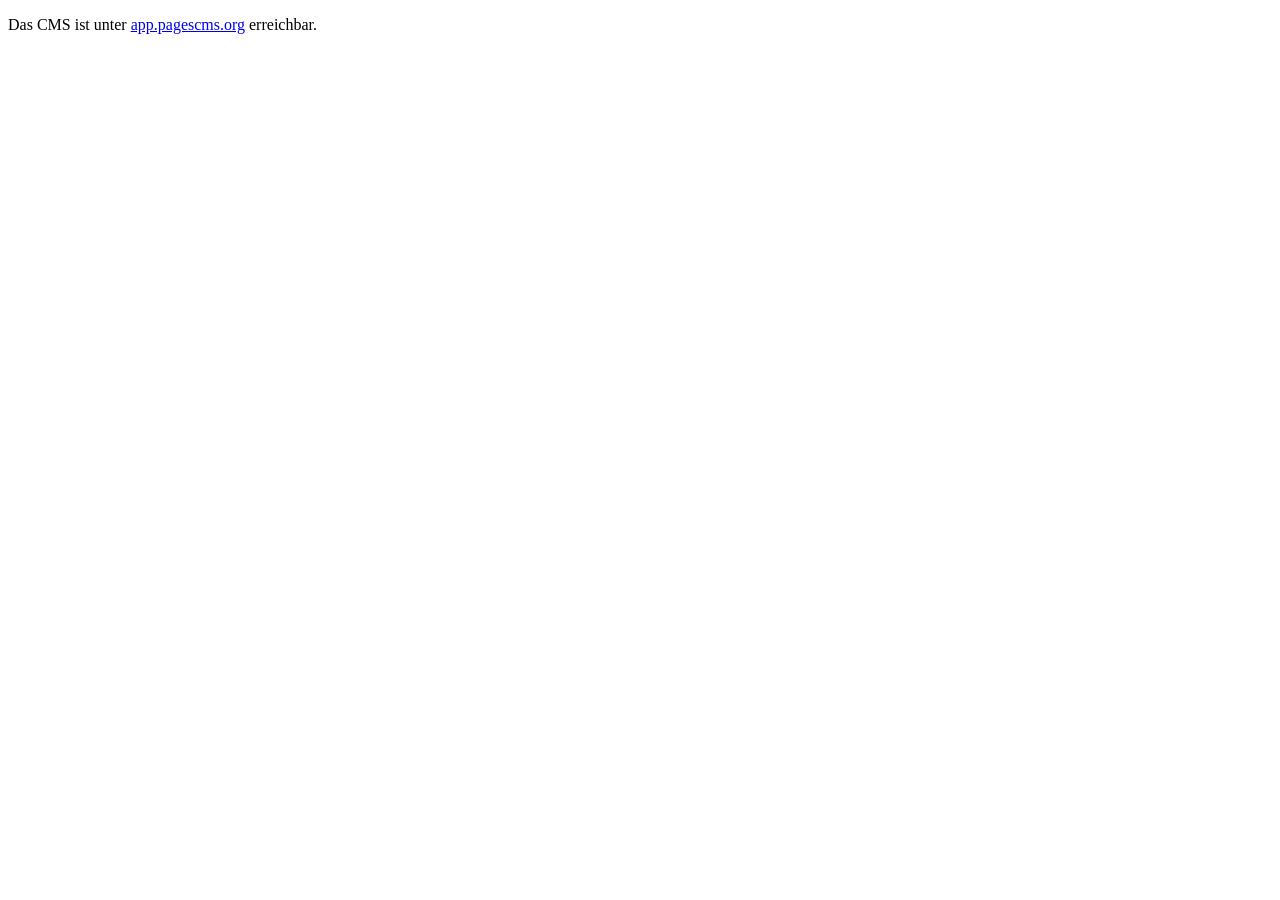
<file: admin/index.html>
<!DOCTYPE html>
<html lang="de">
<head>
  <meta charset="UTF-8">
  <title>CMS</title>
</head>
<body>
  <p>Das CMS ist unter <a href="https://app.pagescms.org">app.pagescms.org</a> erreichbar.</p>
</body>
</html>
</file>
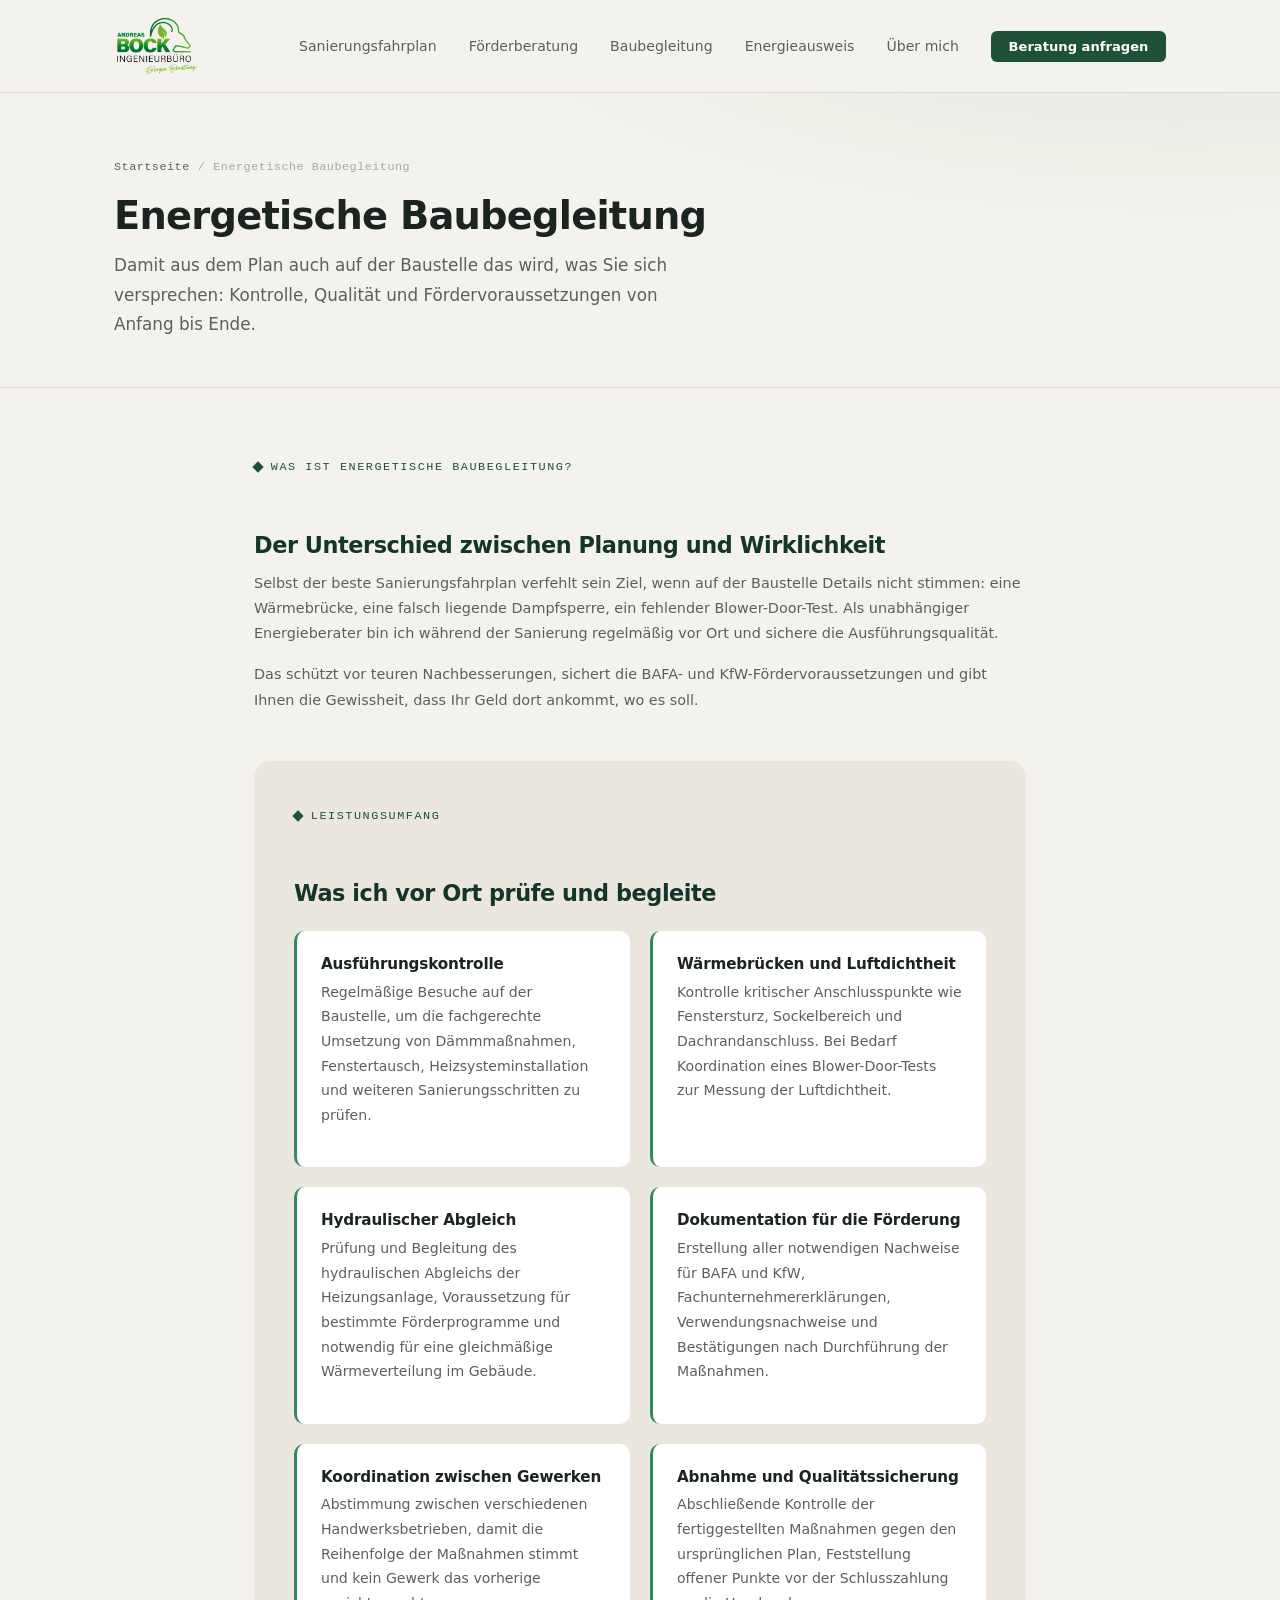
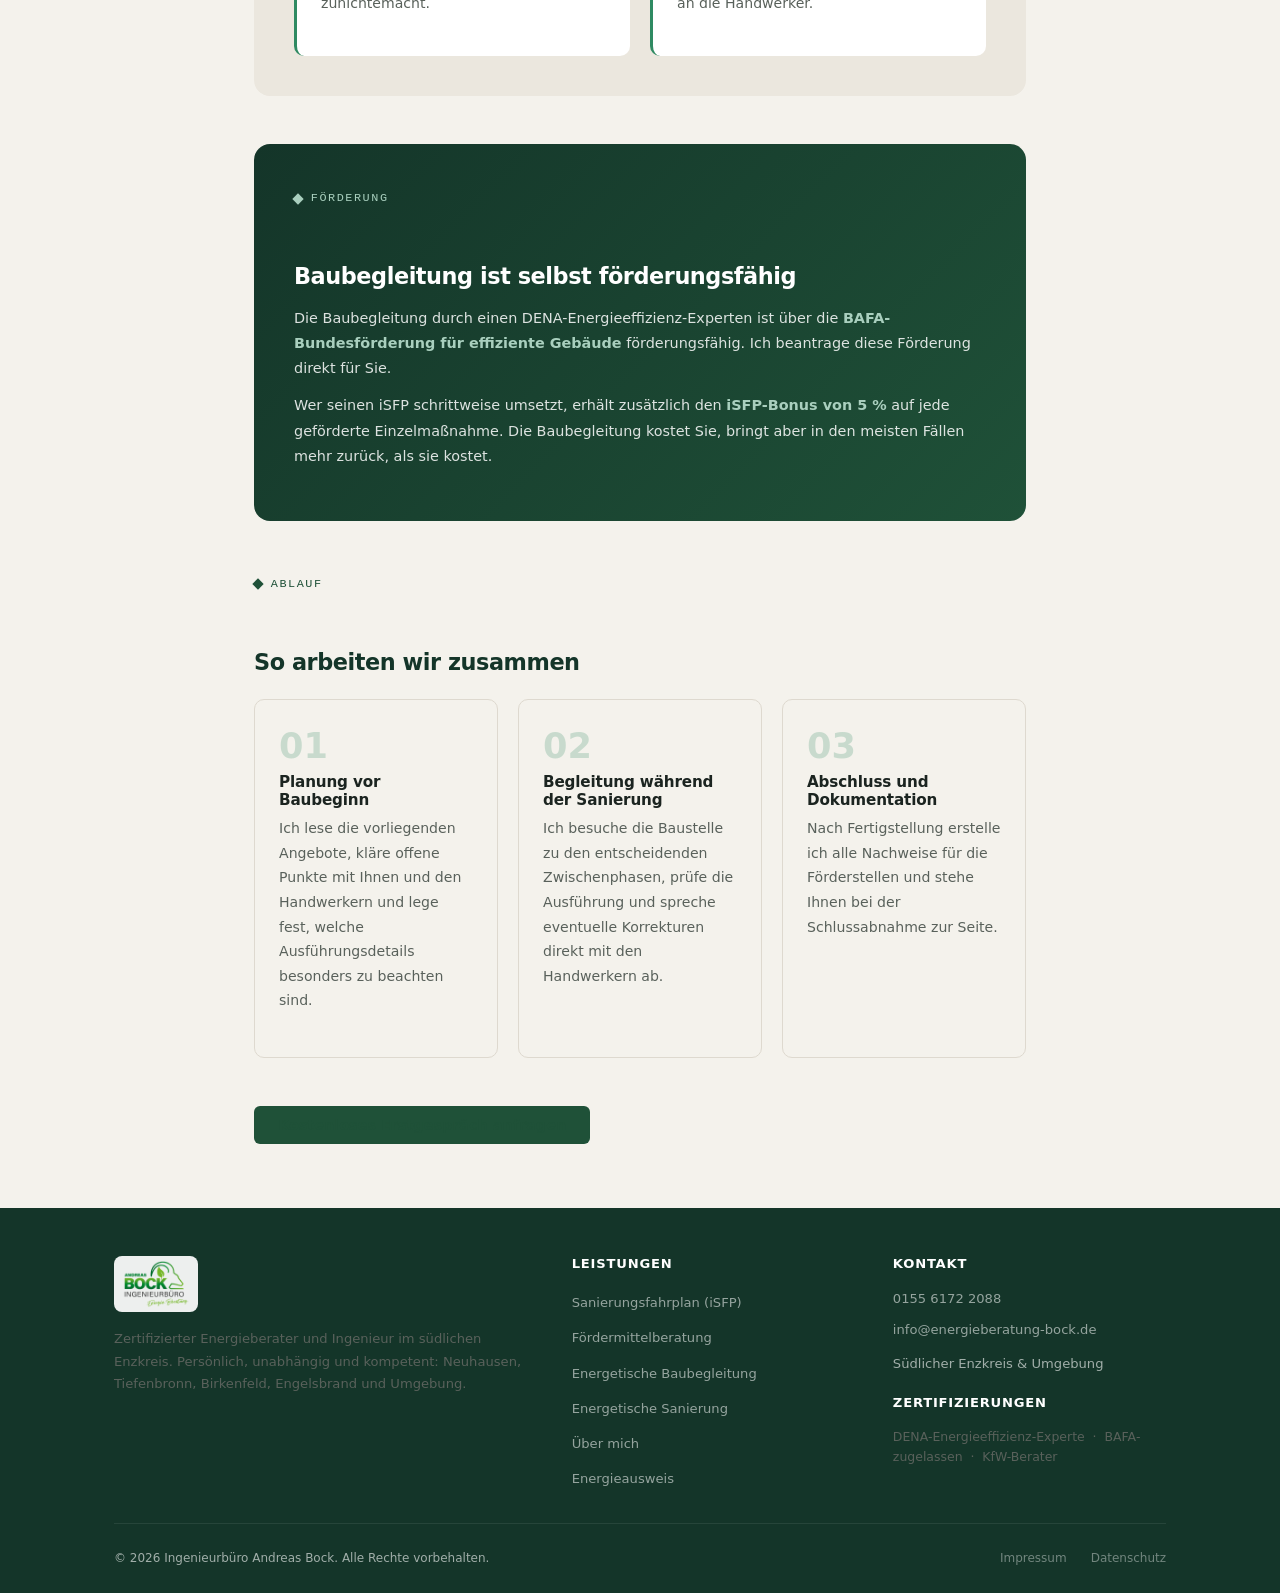
<file: pages/baubegleitung.html>
<!DOCTYPE html>
<html lang="de">
<head>
  <meta charset="UTF-8">
  <meta name="viewport" content="width=device-width, initial-scale=1.0">
  <title>Energetische Baubegleitung | Energieberatung Bock | Südlicher Enzkreis</title>
  <meta name="description" content="Energetische Baubegleitung im südlichen Enzkreis: Andreas Bock überwacht Sanierungsarbeiten fachkundig vor Ort, sichert Qualität, Fördervoraussetzungen und korrekte Ausführung.">
  <meta name="robots" content="index, follow">
  <link rel="canonical" href="https://energieberatung-bock.de/baubegleitung">
  <link rel="stylesheet" href="../css/style.css">
  <link rel="shortcut icon" href="../favicon.ico">
  <link rel="icon" type="image/png" sizes="32x32" href="../favicon.png">
  <link rel="apple-touch-icon" href="../favicon.png">
  <style>
    .bb-intro {
      display: grid;
      grid-template-columns: 1fr 1fr;
      gap: 2.5rem;
      align-items: start;
      margin-bottom: 3rem;
    }
    .bb-intro p { margin-bottom: 1rem; }

    .bb-leistungen {
      background: var(--mist);
      border-radius: var(--radius-lg);
      padding: 2.5rem;
      margin-bottom: 3rem;
    }
    .bb-leistungen h2 { margin-bottom: 1.5rem; }
    .bb-leistungs-grid {
      display: grid;
      grid-template-columns: 1fr 1fr;
      gap: 1.25rem;
    }
    .bb-leistung {
      background: var(--chalk);
      border-radius: var(--radius-md);
      padding: 1.5rem;
      border-left: 3px solid var(--moss);
    }
    .bb-leistung h4 { color: var(--ink); margin-bottom: 0.4rem; font-size: 0.95rem; }
    .bb-leistung p  { font-size: 0.88rem; }

    .bb-foerder {
      background: linear-gradient(135deg, var(--navy) 0%, var(--forest) 100%);
      border-radius: var(--radius-lg);
      padding: 2.5rem;
      margin-bottom: 3rem;
      color: #fff;
    }
    .bb-foerder h2 { color: #fff; margin-bottom: 1rem; }
    .bb-foerder p  { color: rgba(255,255,255,0.85); margin-bottom: 0.75rem; }
    .bb-foerder strong { color: var(--sage); }

    .bb-ablauf { margin-bottom: 3rem; }
    .bb-ablauf h2 { margin-bottom: 1.5rem; }
    .bb-ablauf-steps {
      display: grid;
      grid-template-columns: repeat(3, 1fr);
      gap: 1.25rem;
    }
    .bb-step {
      border: 1px solid var(--border);
      border-radius: var(--radius-md);
      padding: 1.75rem 1.5rem;
    }
    .bb-step__num {
      font-size: 2.2rem;
      font-weight: 800;
      color: var(--moss);
      opacity: 0.22;
      line-height: 1;
      margin-bottom: 0.6rem;
    }
    .bb-step h4 { color: var(--ink); font-size: 0.95rem; margin-bottom: 0.4rem; }
    .bb-step p  { font-size: 0.88rem; }

    @media (max-width: 768px) {
      .bb-intro { grid-template-columns: 1fr; }
      .bb-leistungs-grid { grid-template-columns: 1fr; }
      .bb-ablauf-steps { grid-template-columns: 1fr; }
    }
  </style>
</head>
<body>
  <div id="nav-mount"></div>

  <section class="page-hero">
    <div class="container">
      <nav class="breadcrumb" aria-label="Breadcrumb"><a href="../index.html">Startseite</a><span> / </span><span aria-current="page">Energetische Baubegleitung</span></nav>
      <h1>Energetische Baubegleitung</h1>
      <p>Damit aus dem Plan auch auf der Baustelle das wird, was Sie sich versprechen: Kontrolle, Qualität und Fördervoraussetzungen von Anfang bis Ende.</p>
    </div>
  </section>

  <div class="prose-section">

    <div style="margin-bottom:3rem;">
      <span class="eyebrow">Was ist energetische Baubegleitung?</span>
      <h2>Der Unterschied zwischen Planung und Wirklichkeit</h2>
      <p>Selbst der beste Sanierungsfahrplan verfehlt sein Ziel, wenn auf der Baustelle Details nicht stimmen: eine Wärmebrücke, eine falsch liegende Dampfsperre, ein fehlender Blower-Door-Test. Als unabhängiger Energieberater bin ich während der Sanierung regelmäßig vor Ort und sichere die Ausführungsqualität.</p>
      <p>Das schützt vor teuren Nachbesserungen, sichert die BAFA- und KfW-Fördervoraussetzungen und gibt Ihnen die Gewissheit, dass Ihr Geld dort ankommt, wo es soll.</p>
    </div>

    <div class="bb-leistungen">
      <span class="eyebrow">Leistungsumfang</span>
      <h2>Was ich vor Ort prüfe und begleite</h2>
      <div class="bb-leistungs-grid">
        <div class="bb-leistung">
          <h4>Ausführungskontrolle</h4>
          <p>Regelmäßige Besuche auf der Baustelle, um die fachgerechte Umsetzung von Dämmmaßnahmen, Fenstertausch, Heizsysteminstallation und weiteren Sanierungsschritten zu prüfen.</p>
        </div>
        <div class="bb-leistung">
          <h4>Wärmebrücken und Luftdichtheit</h4>
          <p>Kontrolle kritischer Anschlusspunkte wie Fenstersturz, Sockelbereich und Dachrandanschluss. Bei Bedarf Koordination eines Blower-Door-Tests zur Messung der Luftdichtheit.</p>
        </div>
        <div class="bb-leistung">
          <h4>Hydraulischer Abgleich</h4>
          <p>Prüfung und Begleitung des hydraulischen Abgleichs der Heizungsanlage, Voraussetzung für bestimmte Förderprogramme und notwendig für eine gleichmäßige Wärmeverteilung im Gebäude.</p>
        </div>
        <div class="bb-leistung">
          <h4>Dokumentation für die Förderung</h4>
          <p>Erstellung aller notwendigen Nachweise für BAFA und KfW, Fachunternehmererklärungen, Verwendungsnachweise und Bestätigungen nach Durchführung der Maßnahmen.</p>
        </div>
        <div class="bb-leistung">
          <h4>Koordination zwischen Gewerken</h4>
          <p>Abstimmung zwischen verschiedenen Handwerksbetrieben, damit die Reihenfolge der Maßnahmen stimmt und kein Gewerk das vorherige zunichtemacht.</p>
        </div>
        <div class="bb-leistung">
          <h4>Abnahme und Qualitätssicherung</h4>
          <p>Abschließende Kontrolle der fertiggestellten Maßnahmen gegen den ursprünglichen Plan, Feststellung offener Punkte vor der Schlusszahlung an die Handwerker.</p>
        </div>
      </div>
    </div>

    <div class="bb-foerder">
      <span class="eyebrow" style="color:var(--sage);">Förderung</span>
      <h2>Baubegleitung ist selbst förderungsfähig</h2>
      <p>Die Baubegleitung durch einen DENA-Energieeffizienz-Experten ist über die <strong>BAFA-Bundesförderung für effiziente Gebäude</strong> förderungsfähig. Ich beantrage diese Förderung direkt für Sie.</p>
      <p>Wer seinen iSFP schrittweise umsetzt, erhält zusätzlich den <strong>iSFP-Bonus von 5 %</strong> auf jede geförderte Einzelmaßnahme. Die Baubegleitung kostet Sie, bringt aber in den meisten Fällen mehr zurück, als sie kostet.</p>
    </div>

    <div class="bb-ablauf">
      <span class="eyebrow">Ablauf</span>
      <h2>So arbeiten wir zusammen</h2>
      <div class="bb-ablauf-steps">
        <div class="bb-step">
          <div class="bb-step__num">01</div>
          <h4>Planung vor Baubeginn</h4>
          <p>Ich lese die vorliegenden Angebote, kläre offene Punkte mit Ihnen und den Handwerkern und lege fest, welche Ausführungsdetails besonders zu beachten sind.</p>
        </div>
        <div class="bb-step">
          <div class="bb-step__num">02</div>
          <h4>Begleitung während der Sanierung</h4>
          <p>Ich besuche die Baustelle zu den entscheidenden Zwischenphasen, prüfe die Ausführung und spreche eventuelle Korrekturen direkt mit den Handwerkern ab.</p>
        </div>
        <div class="bb-step">
          <div class="bb-step__num">03</div>
          <h4>Abschluss und Dokumentation</h4>
          <p>Nach Fertigstellung erstelle ich alle Nachweise für die Förderstellen und stehe Ihnen bei der Schlussabnahme zur Seite.</p>
        </div>
      </div>
    </div>

    <div style="margin-top:1rem;">
      <a href="../index.html#kontakt" class="btn btn--primary">Kostenloses Erstgespräch anfragen</a>
    </div>

  </div>

  <div id="footer-mount"></div>
  <script src="../js/components.js"></script>
  <script src="../js/main.js"></script>
</body>
</html>
</file>
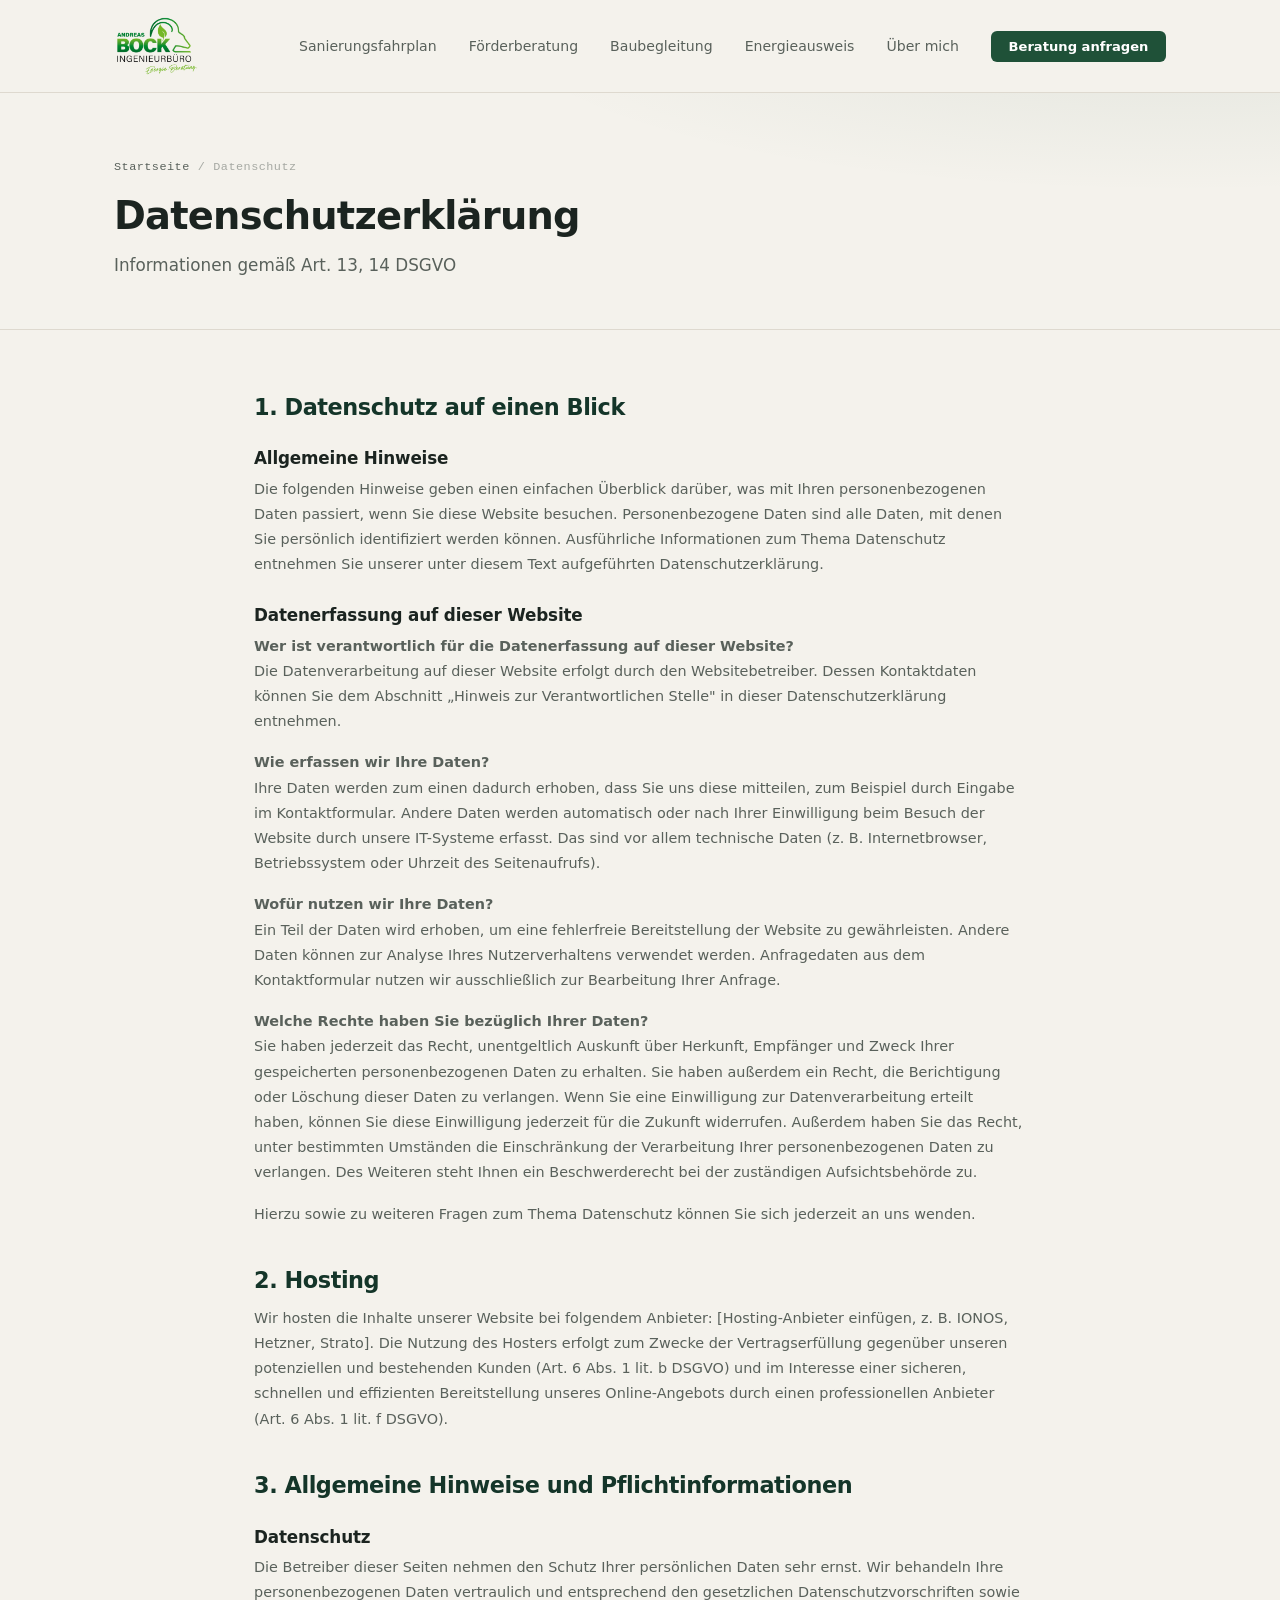
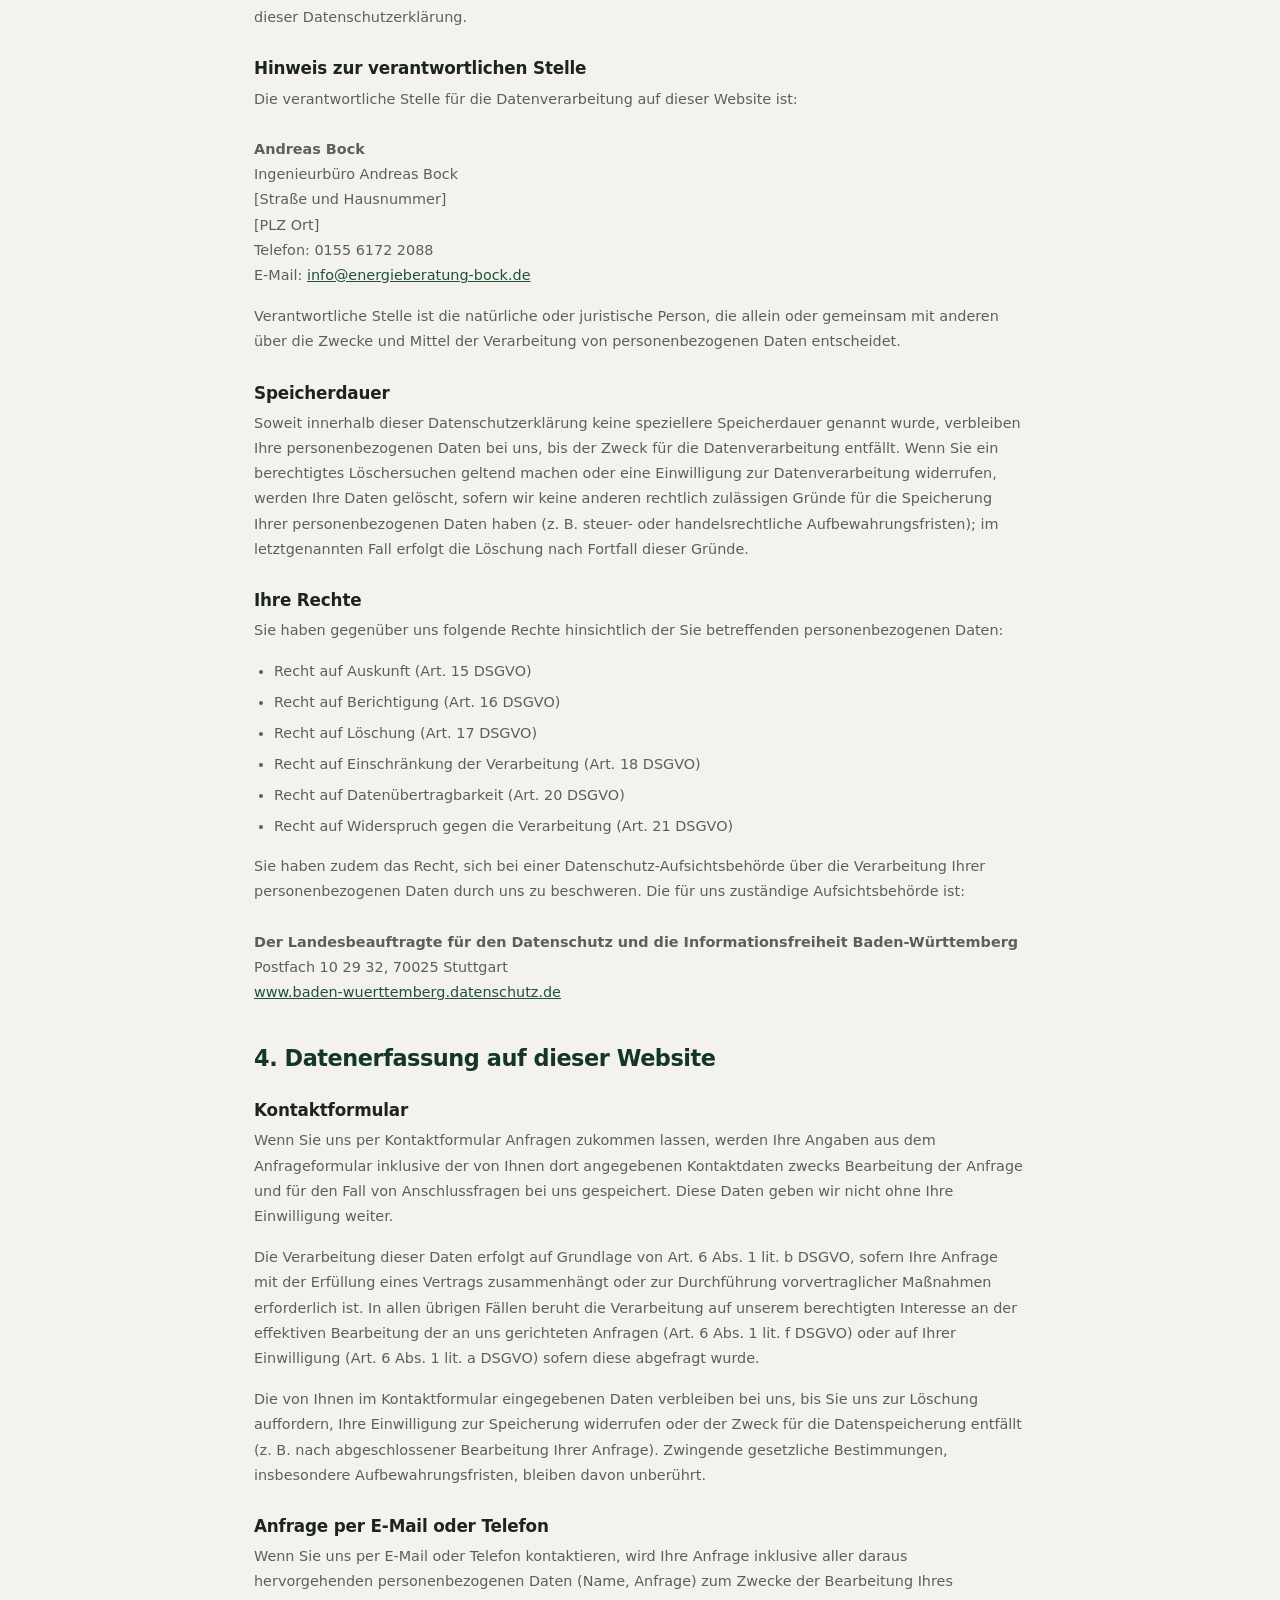
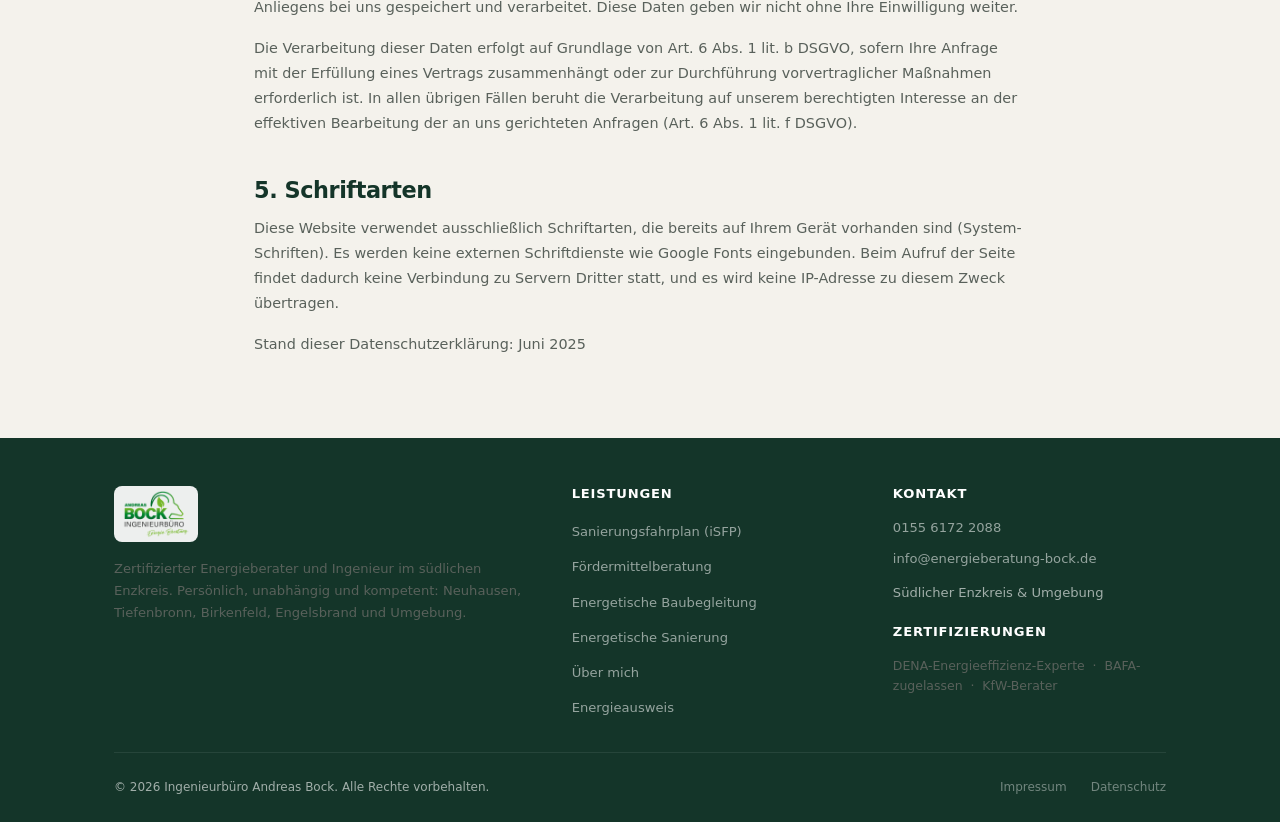
<file: pages/datenschutz.html>
<!DOCTYPE html>
<html lang="de">
<head>
  <meta charset="UTF-8">
  <meta name="viewport" content="width=device-width, initial-scale=1.0">
  <title>Datenschutzerklärung | Energieberatung Bock</title>
  <meta name="robots" content="noindex, follow">
  <link rel="stylesheet" href="../css/style.css">
  <link rel="shortcut icon" href="../favicon.ico">
  <link rel="icon" type="image/png" sizes="32x32" href="../favicon.png">
  <link rel="apple-touch-icon" href="../favicon.png">
</head>
<body>
  <div id="nav-mount"></div>
  <section class="page-hero">
    <div class="container">
      <nav class="breadcrumb" aria-label="Breadcrumb"><a href="../index.html">Startseite</a><span aria-hidden="true"> / </span><span aria-current="page">Datenschutz</span></nav>
      <h1>Datenschutzerklärung</h1>
      <p>Informationen gemäß Art. 13, 14 DSGVO</p>
    </div>
  </section>
  <div class="prose-section">
    <h2>1. Datenschutz auf einen Blick</h2>
    <h3>Allgemeine Hinweise</h3>
    <p>Die folgenden Hinweise geben einen einfachen Überblick darüber, was mit Ihren personenbezogenen Daten passiert, wenn Sie diese Website besuchen. Personenbezogene Daten sind alle Daten, mit denen Sie persönlich identifiziert werden können. Ausführliche Informationen zum Thema Datenschutz entnehmen Sie unserer unter diesem Text aufgeführten Datenschutzerklärung.</p>
    <h3>Datenerfassung auf dieser Website</h3>
    <p><strong>Wer ist verantwortlich für die Datenerfassung auf dieser Website?</strong><br>
    Die Datenverarbeitung auf dieser Website erfolgt durch den Websitebetreiber. Dessen Kontaktdaten können Sie dem Abschnitt „Hinweis zur Verantwortlichen Stelle" in dieser Datenschutzerklärung entnehmen.</p>
    <p><strong>Wie erfassen wir Ihre Daten?</strong><br>
    Ihre Daten werden zum einen dadurch erhoben, dass Sie uns diese mitteilen, zum Beispiel durch Eingabe im Kontaktformular. Andere Daten werden automatisch oder nach Ihrer Einwilligung beim Besuch der Website durch unsere IT-Systeme erfasst. Das sind vor allem technische Daten (z. B. Internetbrowser, Betriebssystem oder Uhrzeit des Seitenaufrufs).</p>
    <p><strong>Wofür nutzen wir Ihre Daten?</strong><br>
    Ein Teil der Daten wird erhoben, um eine fehlerfreie Bereitstellung der Website zu gewährleisten. Andere Daten können zur Analyse Ihres Nutzerverhaltens verwendet werden. Anfragedaten aus dem Kontaktformular nutzen wir ausschließlich zur Bearbeitung Ihrer Anfrage.</p>
    <p><strong>Welche Rechte haben Sie bezüglich Ihrer Daten?</strong><br>
    Sie haben jederzeit das Recht, unentgeltlich Auskunft über Herkunft, Empfänger und Zweck Ihrer gespeicherten personenbezogenen Daten zu erhalten. Sie haben außerdem ein Recht, die Berichtigung oder Löschung dieser Daten zu verlangen. Wenn Sie eine Einwilligung zur Datenverarbeitung erteilt haben, können Sie diese Einwilligung jederzeit für die Zukunft widerrufen. Außerdem haben Sie das Recht, unter bestimmten Umständen die Einschränkung der Verarbeitung Ihrer personenbezogenen Daten zu verlangen. Des Weiteren steht Ihnen ein Beschwerderecht bei der zuständigen Aufsichtsbehörde zu.</p>
    <p>Hierzu sowie zu weiteren Fragen zum Thema Datenschutz können Sie sich jederzeit an uns wenden.</p>

    <h2>2. Hosting</h2>
    <p>Wir hosten die Inhalte unserer Website bei folgendem Anbieter: [Hosting-Anbieter einfügen, z. B. IONOS, Hetzner, Strato]. Die Nutzung des Hosters erfolgt zum Zwecke der Vertragserfüllung gegenüber unseren potenziellen und bestehenden Kunden (Art. 6 Abs. 1 lit. b DSGVO) und im Interesse einer sicheren, schnellen und effizienten Bereitstellung unseres Online-Angebots durch einen professionellen Anbieter (Art. 6 Abs. 1 lit. f DSGVO).</p>

    <h2>3. Allgemeine Hinweise und Pflichtinformationen</h2>
    <h3>Datenschutz</h3>
    <p>Die Betreiber dieser Seiten nehmen den Schutz Ihrer persönlichen Daten sehr ernst. Wir behandeln Ihre personenbezogenen Daten vertraulich und entsprechend den gesetzlichen Datenschutzvorschriften sowie dieser Datenschutzerklärung.</p>
    <h3>Hinweis zur verantwortlichen Stelle</h3>
    <p>Die verantwortliche Stelle für die Datenverarbeitung auf dieser Website ist:<br><br>
    <strong>Andreas Bock</strong><br>
    Ingenieurbüro Andreas Bock<br>
    [Straße und Hausnummer]<br>
    [PLZ Ort]<br>
    Telefon: 0155 6172 2088<br>
    E-Mail: <a href="mailto:info@energieberatung-bock.de">info@energieberatung-bock.de</a></p>
    <p>Verantwortliche Stelle ist die natürliche oder juristische Person, die allein oder gemeinsam mit anderen über die Zwecke und Mittel der Verarbeitung von personenbezogenen Daten entscheidet.</p>
    <h3>Speicherdauer</h3>
    <p>Soweit innerhalb dieser Datenschutzerklärung keine speziellere Speicherdauer genannt wurde, verbleiben Ihre personenbezogenen Daten bei uns, bis der Zweck für die Datenverarbeitung entfällt. Wenn Sie ein berechtigtes Löschersuchen geltend machen oder eine Einwilligung zur Datenverarbeitung widerrufen, werden Ihre Daten gelöscht, sofern wir keine anderen rechtlich zulässigen Gründe für die Speicherung Ihrer personenbezogenen Daten haben (z. B. steuer- oder handelsrechtliche Aufbewahrungsfristen); im letztgenannten Fall erfolgt die Löschung nach Fortfall dieser Gründe.</p>
    <h3>Ihre Rechte</h3>
    <p>Sie haben gegenüber uns folgende Rechte hinsichtlich der Sie betreffenden personenbezogenen Daten:</p>
    <ul>
      <li>Recht auf Auskunft (Art. 15 DSGVO)</li>
      <li>Recht auf Berichtigung (Art. 16 DSGVO)</li>
      <li>Recht auf Löschung (Art. 17 DSGVO)</li>
      <li>Recht auf Einschränkung der Verarbeitung (Art. 18 DSGVO)</li>
      <li>Recht auf Datenübertragbarkeit (Art. 20 DSGVO)</li>
      <li>Recht auf Widerspruch gegen die Verarbeitung (Art. 21 DSGVO)</li>
    </ul>
    <p>Sie haben zudem das Recht, sich bei einer Datenschutz-Aufsichtsbehörde über die Verarbeitung Ihrer personenbezogenen Daten durch uns zu beschweren. Die für uns zuständige Aufsichtsbehörde ist:<br><br>
    <strong>Der Landesbeauftragte für den Datenschutz und die Informationsfreiheit Baden-Württemberg</strong><br>
    Postfach 10 29 32, 70025 Stuttgart<br>
    <a href="https://www.baden-wuerttemberg.datenschutz.de" target="_blank" rel="noopener noreferrer">www.baden-wuerttemberg.datenschutz.de</a></p>

    <h2>4. Datenerfassung auf dieser Website</h2>
    <h3>Kontaktformular</h3>
    <p>Wenn Sie uns per Kontaktformular Anfragen zukommen lassen, werden Ihre Angaben aus dem Anfrageformular inklusive der von Ihnen dort angegebenen Kontaktdaten zwecks Bearbeitung der Anfrage und für den Fall von Anschlussfragen bei uns gespeichert. Diese Daten geben wir nicht ohne Ihre Einwilligung weiter.</p>
    <p>Die Verarbeitung dieser Daten erfolgt auf Grundlage von Art. 6 Abs. 1 lit. b DSGVO, sofern Ihre Anfrage mit der Erfüllung eines Vertrags zusammenhängt oder zur Durchführung vorvertraglicher Maßnahmen erforderlich ist. In allen übrigen Fällen beruht die Verarbeitung auf unserem berechtigten Interesse an der effektiven Bearbeitung der an uns gerichteten Anfragen (Art. 6 Abs. 1 lit. f DSGVO) oder auf Ihrer Einwilligung (Art. 6 Abs. 1 lit. a DSGVO) sofern diese abgefragt wurde.</p>
    <p>Die von Ihnen im Kontaktformular eingegebenen Daten verbleiben bei uns, bis Sie uns zur Löschung auffordern, Ihre Einwilligung zur Speicherung widerrufen oder der Zweck für die Datenspeicherung entfällt (z. B. nach abgeschlossener Bearbeitung Ihrer Anfrage). Zwingende gesetzliche Bestimmungen, insbesondere Aufbewahrungsfristen, bleiben davon unberührt.</p>
    <h3>Anfrage per E-Mail oder Telefon</h3>
    <p>Wenn Sie uns per E-Mail oder Telefon kontaktieren, wird Ihre Anfrage inklusive aller daraus hervorgehenden personenbezogenen Daten (Name, Anfrage) zum Zwecke der Bearbeitung Ihres Anliegens bei uns gespeichert und verarbeitet. Diese Daten geben wir nicht ohne Ihre Einwilligung weiter.</p>
    <p>Die Verarbeitung dieser Daten erfolgt auf Grundlage von Art. 6 Abs. 1 lit. b DSGVO, sofern Ihre Anfrage mit der Erfüllung eines Vertrags zusammenhängt oder zur Durchführung vorvertraglicher Maßnahmen erforderlich ist. In allen übrigen Fällen beruht die Verarbeitung auf unserem berechtigten Interesse an der effektiven Bearbeitung der an uns gerichteten Anfragen (Art. 6 Abs. 1 lit. f DSGVO).</p>

    <h2>5. Schriftarten</h2>
    <p>Diese Website verwendet ausschließlich Schriftarten, die bereits auf Ihrem Gerät vorhanden sind (System-Schriften). Es werden keine externen Schriftdienste wie Google Fonts eingebunden. Beim Aufruf der Seite findet dadurch keine Verbindung zu Servern Dritter statt, und es wird keine IP-Adresse zu diesem Zweck übertragen.</p>

    <p>Stand dieser Datenschutzerklärung: Juni 2025</p>
  </div>
  <div id="footer-mount"></div>
  <script src="../js/components.js"></script>
  <script src="../js/main.js"></script>
</body>
</html>
</file>
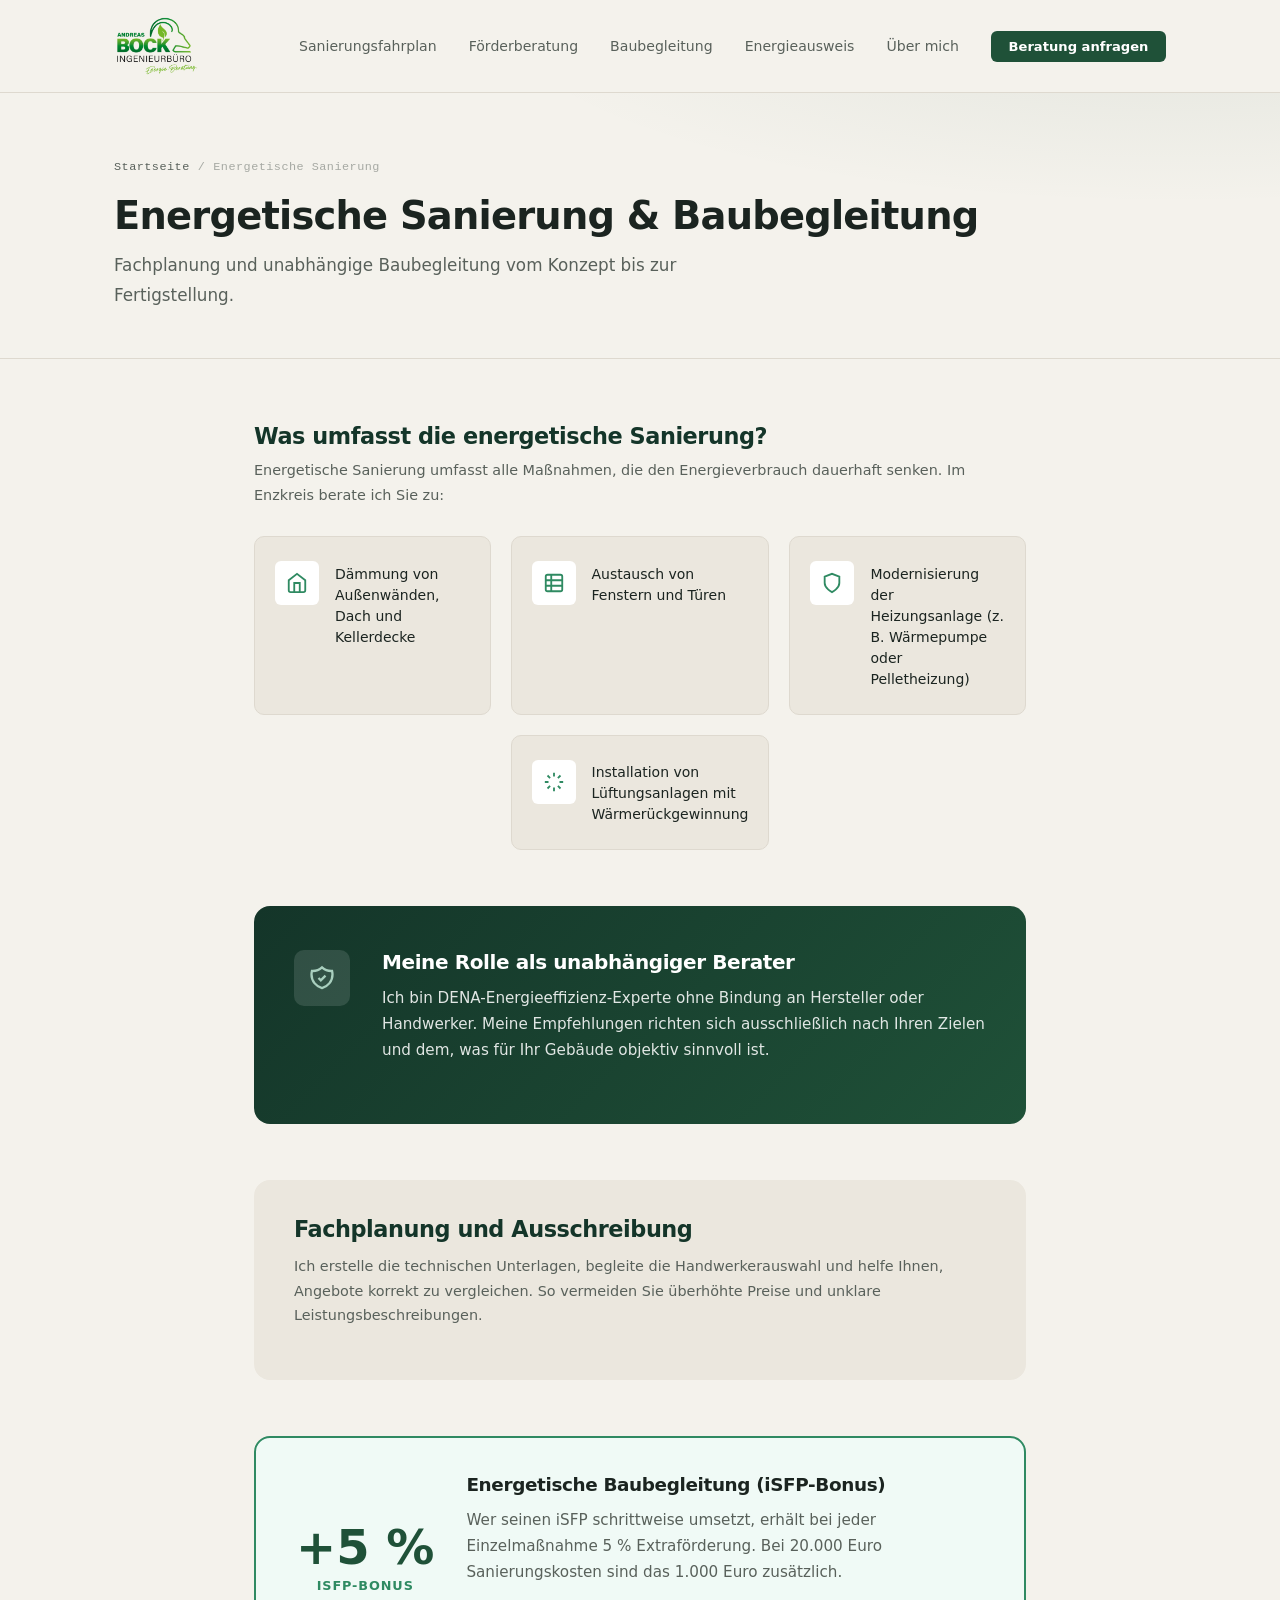
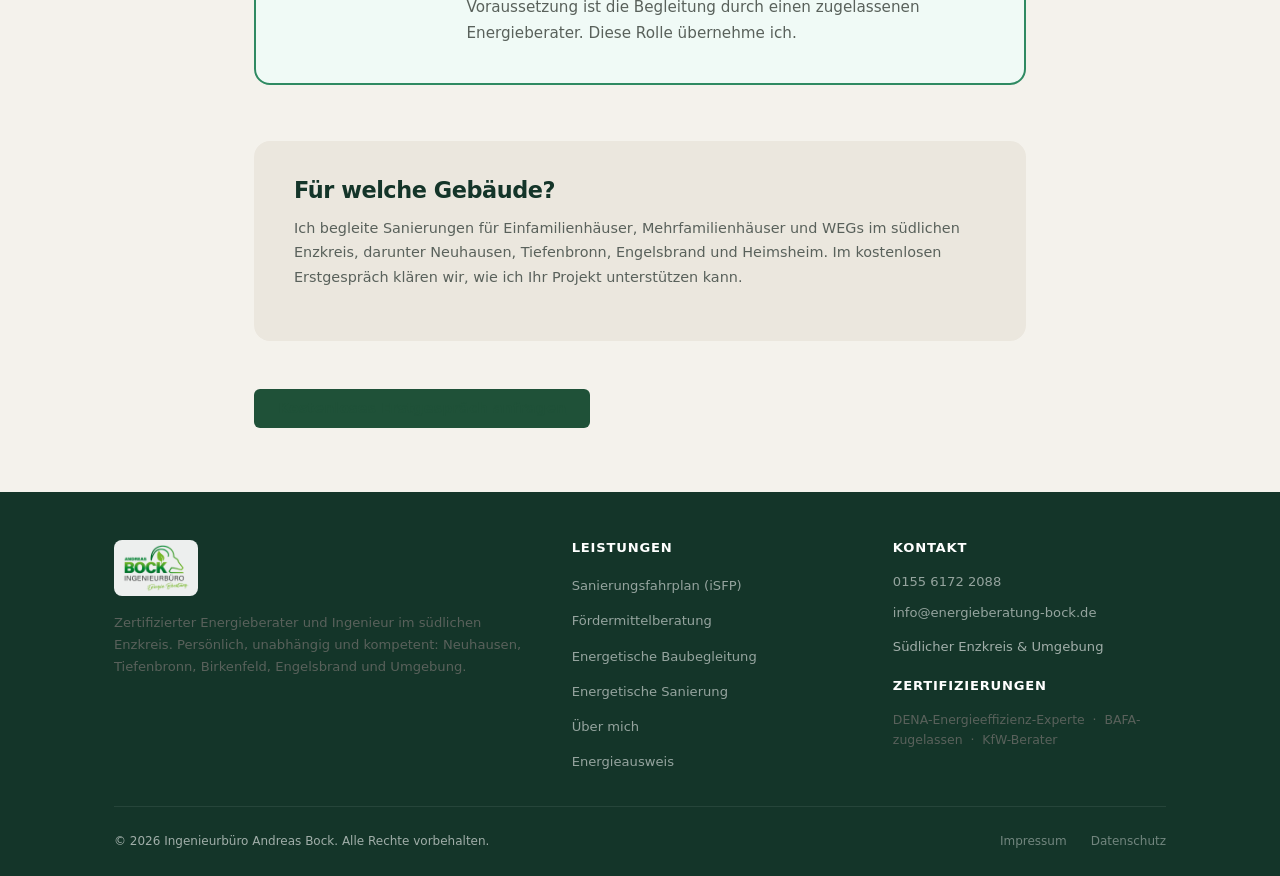
<file: pages/energetische-sanierung.html>
<!DOCTYPE html>
<html lang="de">
<head>
  <meta charset="UTF-8">
  <meta name="viewport" content="width=device-width, initial-scale=1.0">
  <title>Energetische Sanierung &amp; Baubegleitung | Energieberatung Bock | Neuhausen / Enzkreis</title>
  <meta name="description" content="Energetische Sanierung: Fachplanung und Baubegleitung für Wohn- und Gewerbegebäude in Neuhausen und dem Enzkreis. Unabhängig, gefördert und mit klarem Klimaschutz-Fokus.">
  <meta name="robots" content="index, follow">
  <link rel="canonical" href="https://energieberatung-bock.de/energetische-sanierung">
  <link rel="stylesheet" href="../css/style.css">
  <link rel="shortcut icon" href="../favicon.ico">
  <link rel="icon" type="image/png" sizes="32x32" href="../favicon.png">
  <link rel="apple-touch-icon" href="../favicon.png">
  <style>
    /* ── Massnahmen Icon-Grid ── */
    .massnahmen-section { margin-bottom: 3.5rem; }
    .massnahmen-section > h2 { margin-bottom: 0.5rem; }
    .massnahmen-section > p  { color: var(--slate); margin-bottom: 1.75rem; }
    .massnahmen-grid {
      display: grid;
      grid-template-columns: repeat(3, 1fr);
      gap: 1.25rem;
    }
    .massnahmen-card {
      background: var(--mist);
      border: 1px solid var(--border);
      border-radius: var(--radius-md);
      padding: 1.5rem 1.25rem;
      display: flex;
      gap: 1rem;
      align-items: flex-start;
    }
    .massnahmen-card__icon {
      width: 44px;
      height: 44px;
      background: var(--chalk);
      border-radius: var(--radius-sm);
      display: flex;
      align-items: center;
      justify-content: center;
      color: var(--moss);
      flex-shrink: 0;
    }
    .massnahmen-card__icon svg { width: 22px; height: 22px; }
    .massnahmen-card__text {
      font-size: 0.875rem;
      color: var(--ink);
      font-weight: 500;
      line-height: 1.5;
      padding-top: 0.15rem;
    }

    /* ── Unabhaengigkeit Box ── */
    .unabhaengig-box {
      background: linear-gradient(135deg, var(--navy) 0%, var(--forest) 100%);
      border-radius: var(--radius-lg);
      padding: 2.75rem 2.5rem;
      margin-bottom: 3.5rem;
      display: flex;
      gap: 2rem;
      align-items: flex-start;
    }
    .unabhaengig-box__icon {
      width: 56px;
      height: 56px;
      background: rgba(255,255,255,0.12);
      border-radius: var(--radius-md);
      display: flex;
      align-items: center;
      justify-content: center;
      color: var(--sage);
      flex-shrink: 0;
    }
    .unabhaengig-box__icon svg { width: 28px; height: 28px; }
    .unabhaengig-box__body h2 { color: #fff; margin-bottom: 0.75rem; font-size: 1.25rem; }
    .unabhaengig-box__body p  { color: rgba(255,255,255,0.87); line-height: 1.7; font-size: 0.95rem; }

    /* ── Fachplanung Block ── */
    .fachplanung-block {
      background: var(--mist);
      border-radius: var(--radius-lg);
      padding: 2.25rem 2.5rem;
      margin-bottom: 3.5rem;
    }
    .fachplanung-block h2 { margin-bottom: 0.75rem; }
    .fachplanung-block p  { color: var(--slate); line-height: 1.7; }

    /* ── iSFP-Bonus Box ── */
    .bonus-box {
      border: 2px solid var(--moss);
      border-radius: var(--radius-lg);
      padding: 2.25rem 2.5rem;
      margin-bottom: 3.5rem;
      display: grid;
      grid-template-columns: auto 1fr;
      gap: 2rem;
      align-items: center;
      background: #F0FAF6;
    }
    .bonus-box__number {
      text-align: center;
    }
    .bonus-box__number-value {
      font-size: 3rem;
      font-weight: 800;
      color: var(--forest);
      line-height: 1;
    }
    .bonus-box__number-unit {
      font-size: 0.8rem;
      color: var(--moss);
      font-weight: 600;
      text-transform: uppercase;
      letter-spacing: 0.07em;
      margin-top: 0.25rem;
    }
    .bonus-box__body h2 { color: var(--ink); margin-bottom: 0.75rem; font-size: 1.15rem; }
    .bonus-box__body p  { color: var(--slate); line-height: 1.7; font-size: 0.95rem; margin-bottom: 0.6rem; }
    .bonus-box__body p:last-child { margin-bottom: 0; }

    /* ── Gebaeude Block ── */
    .gebaeude-block {
      background: var(--mist);
      border-radius: var(--radius-lg);
      padding: 2.25rem 2.5rem;
      margin-bottom: 3rem;
    }
    .gebaeude-block h2 { margin-bottom: 0.75rem; }
    .gebaeude-block p  { color: var(--slate); line-height: 1.7; }

    .cta-wrap { margin-top: 0.5rem; }

    @media (max-width: 768px) {
      .massnahmen-grid { grid-template-columns: 1fr 1fr; }
      .bonus-box { grid-template-columns: 1fr; }
    }
    @media (max-width: 480px) {
      .massnahmen-grid { grid-template-columns: 1fr; }
      .unabhaengig-box { flex-direction: column; }
    }
  </style>
</head>
<body>
  <div id="nav-mount"></div>
  <section class="page-hero">
    <div class="container">
      <nav class="breadcrumb" aria-label="Breadcrumb"><a href="../index.html">Startseite</a><span> / </span><span aria-current="page">Energetische Sanierung</span></nav>
      <h1>Energetische Sanierung &amp; Baubegleitung</h1>
      <p>Fachplanung und unabhängige Baubegleitung vom Konzept bis zur Fertigstellung.</p>
    </div>
  </section>

  <div class="prose-section">

    <!-- Massnahmen Icon-Grid -->
    <div class="massnahmen-section">
      <h2>Was umfasst die energetische Sanierung?</h2>
      <p>Energetische Sanierung umfasst alle Maßnahmen, die den Energieverbrauch dauerhaft senken. Im Enzkreis berate ich Sie zu:</p>
      <div class="massnahmen-grid">
        <div class="massnahmen-card">
          <div class="massnahmen-card__icon">
            <svg viewBox="0 0 24 24" fill="none" stroke="currentColor" stroke-width="2"><path d="M3 9l9-7 9 7v11a2 2 0 01-2 2H5a2 2 0 01-2-2z"/><polyline points="9 22 9 12 15 12 15 22"/></svg>
          </div>
          <div class="massnahmen-card__text">Dämmung von Außenwänden, Dach und Kellerdecke</div>
        </div>
        <div class="massnahmen-card">
          <div class="massnahmen-card__icon">
            <svg viewBox="0 0 24 24" fill="none" stroke="currentColor" stroke-width="2"><rect x="3" y="3" width="18" height="18" rx="2"/><path d="M3 9h18M3 15h18M9 3v18"/></svg>
          </div>
          <div class="massnahmen-card__text">Austausch von Fenstern und Türen</div>
        </div>
        <div class="massnahmen-card">
          <div class="massnahmen-card__icon">
            <svg viewBox="0 0 24 24" fill="none" stroke="currentColor" stroke-width="2"><path d="M12 22s8-4 8-10V5l-8-3-8 3v7c0 6 8 10 8 10z"/></svg>
          </div>
          <div class="massnahmen-card__text">Modernisierung der Heizungsanlage (z. B. Wärmepumpe oder Pelletheizung)</div>
        </div>
        <div class="massnahmen-card" style="grid-column: 2;">
          <div class="massnahmen-card__icon">
            <svg viewBox="0 0 24 24" fill="none" stroke="currentColor" stroke-width="2"><path d="M12 2v4M12 18v4M4.93 4.93l2.83 2.83M16.24 16.24l2.83 2.83M2 12h4M18 12h4M4.93 19.07l2.83-2.83M16.24 7.76l2.83-2.83"/></svg>
          </div>
          <div class="massnahmen-card__text">Installation von Lüftungsanlagen mit Wärmerückgewinnung</div>
        </div>
      </div>
    </div>

    <!-- Unabhaengigkeit -->
    <div class="unabhaengig-box">
      <div class="unabhaengig-box__icon">
        <svg viewBox="0 0 24 24" fill="none" stroke="currentColor" stroke-width="2"><path d="M9 12l2 2 4-4m5.618-4.016A11.955 11.955 0 0112 2.944a11.955 11.955 0 01-8.618 3.04A12.02 12.02 0 003 9c0 5.591 3.824 10.29 9 11.622 5.176-1.332 9-6.03 9-11.622 0-1.042-.133-2.052-.382-3.016z"/></svg>
      </div>
      <div class="unabhaengig-box__body">
        <h2>Meine Rolle als unabhängiger Berater</h2>
        <p>Ich bin DENA-Energieeffizienz-Experte ohne Bindung an Hersteller oder Handwerker. Meine Empfehlungen richten sich ausschließlich nach Ihren Zielen und dem, was für Ihr Gebäude objektiv sinnvoll ist.</p>
      </div>
    </div>

    <!-- Fachplanung -->
    <div class="fachplanung-block">
      <h2>Fachplanung und Ausschreibung</h2>
      <p>Ich erstelle die technischen Unterlagen, begleite die Handwerkerauswahl und helfe Ihnen, Angebote korrekt zu vergleichen. So vermeiden Sie überhöhte Preise und unklare Leistungsbeschreibungen.</p>
    </div>

    <!-- iSFP-Bonus -->
    <div class="bonus-box">
      <div class="bonus-box__number">
        <div class="bonus-box__number-value">+5 %</div>
        <div class="bonus-box__number-unit">iSFP-Bonus</div>
      </div>
      <div class="bonus-box__body">
        <h2>Energetische Baubegleitung (iSFP-Bonus)</h2>
        <p>Wer seinen iSFP schrittweise umsetzt, erhält bei jeder Einzelmaßnahme 5 % Extraförderung. Bei 20.000 Euro Sanierungskosten sind das 1.000 Euro zusätzlich.</p>
        <p>Voraussetzung ist die Begleitung durch einen zugelassenen Energieberater. Diese Rolle übernehme ich.</p>
      </div>
    </div>

    <!-- Gebaeude -->
    <div class="gebaeude-block">
      <h2>Für welche Gebäude?</h2>
      <p>Ich begleite Sanierungen für Einfamilienhäuser, Mehrfamilienhäuser und WEGs im südlichen Enzkreis, darunter Neuhausen, Tiefenbronn, Engelsbrand und Heimsheim. Im kostenlosen Erstgespräch klären wir, wie ich Ihr Projekt unterstützen kann.</p>
    </div>

    <div class="cta-wrap"><a href="../index.html#kontakt" class="btn btn--primary">Kostenloses Erstgespräch anfragen</a></div>
  </div>

  <div id="footer-mount"></div>
  <script src="../js/components.js"></script>
  <script src="../js/main.js"></script>
</body>
</html>
</file>
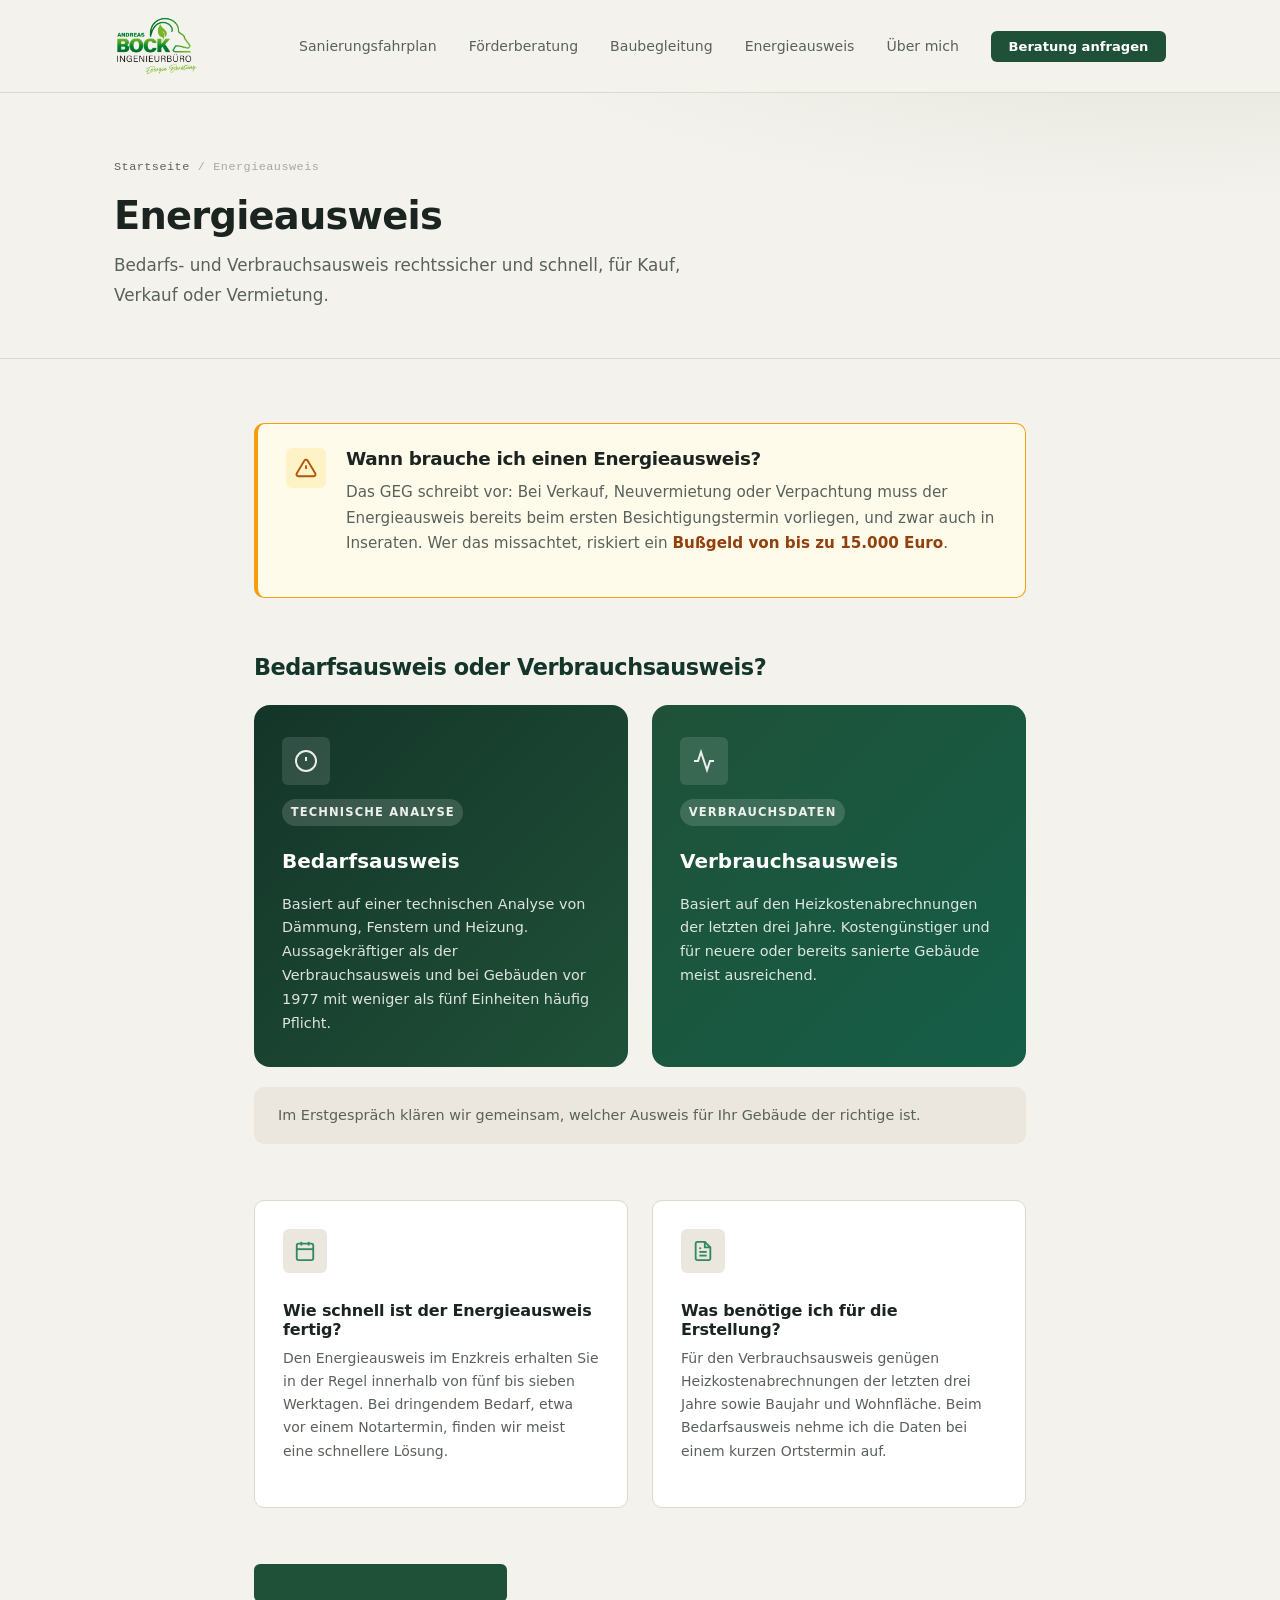
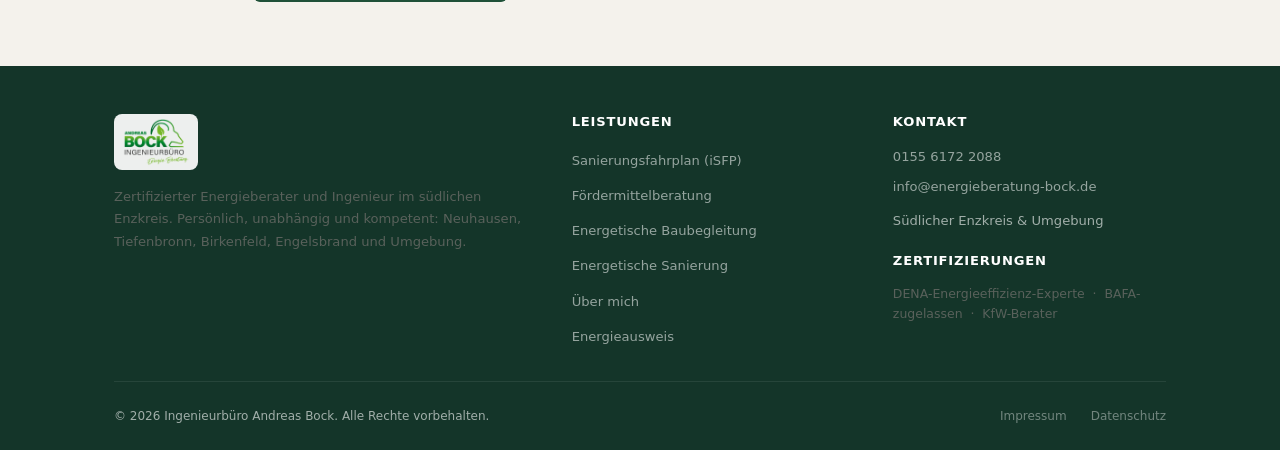
<file: pages/energieausweis.html>
<!DOCTYPE html>
<html lang="de">
<head>
  <meta charset="UTF-8">
  <meta name="viewport" content="width=device-width, initial-scale=1.0">
  <title>Energieausweis | Energieberatung Bock | Neuhausen / Enzkreis</title>
  <meta name="description" content="Energieausweis (Bedarfs- und Verbrauchsausweis) schnell und rechtssicher erstellen lassen. Energieberater Andreas Bock berät in Neuhausen und im gesamten Enzkreis.">
  <meta name="robots" content="index, follow">
  <link rel="canonical" href="https://energieberatung-bock.de/energieausweis">
  <link rel="stylesheet" href="../css/style.css">
  <link rel="shortcut icon" href="../favicon.ico">
  <link rel="icon" type="image/png" sizes="32x32" href="../favicon.png">
  <link rel="apple-touch-icon" href="../favicon.png">
  <style>
    /* ── Warn-Box (Pflicht-Info) ── */
    .pflicht-box {
      display: flex;
      gap: 1.25rem;
      align-items: flex-start;
      background: #FFFBEB;
      border: 1px solid #F59E0B;
      border-left: 4px solid #F59E0B;
      border-radius: var(--radius-md);
      padding: 1.5rem 1.75rem;
      margin-bottom: 3.5rem;
    }
    .pflicht-box__icon {
      flex-shrink: 0;
      width: 40px;
      height: 40px;
      background: #FEF3C7;
      border-radius: var(--radius-sm);
      display: flex;
      align-items: center;
      justify-content: center;
      color: #B45309;
    }
    .pflicht-box__icon svg { width: 22px; height: 22px; }
    .pflicht-box__body h2 { margin-bottom: 0.6rem; font-size: 1.15rem; color: var(--ink); }
    .pflicht-box__body p  { color: var(--slate); line-height: 1.7; font-size: 0.95rem; }
    .pflicht-box__body p strong { color: #92400E; }

    /* ── Vergleichskarten ── */
    .ausweis-typen-section { margin-bottom: 3.5rem; }
    .ausweis-typen-section > h2 { margin-bottom: 1.5rem; }
    .ausweis-karten {
      display: grid;
      grid-template-columns: 1fr 1fr;
      gap: 1.5rem;
    }
    .ausweis-karte {
      border-radius: var(--radius-lg);
      padding: 2rem 1.75rem;
      display: flex;
      flex-direction: column;
      gap: 0.9rem;
    }
    .ausweis-karte--bedarf {
      background: linear-gradient(135deg, var(--navy) 0%, var(--forest) 100%);
      color: #fff;
    }
    .ausweis-karte--verbrauch {
      background: linear-gradient(135deg, var(--forest) 0%, #155e48 100%);
      color: #fff;
    }
    .ausweis-karte__tag {
      display: inline-block;
      font-size: 0.72rem;
      font-weight: 700;
      letter-spacing: 0.1em;
      text-transform: uppercase;
      padding: 0.3em 0.75em;
      border-radius: 999px;
      margin-bottom: 0.25rem;
      width: fit-content;
    }
    .ausweis-karte--bedarf .ausweis-karte__tag  { background: rgba(255,255,255,0.15); color: rgba(255,255,255,0.9); }
    .ausweis-karte--verbrauch .ausweis-karte__tag { background: rgba(255,255,255,0.15); color: rgba(255,255,255,0.9); }
    .ausweis-karte__title {
      font-size: 1.25rem;
      font-weight: 700;
      color: #fff;
    }
    .ausweis-karte__icon {
      width: 48px;
      height: 48px;
      background: rgba(255,255,255,0.12);
      border-radius: var(--radius-sm);
      display: flex;
      align-items: center;
      justify-content: center;
      color: rgba(255,255,255,0.9);
    }
    .ausweis-karte__icon svg { width: 24px; height: 24px; }
    .ausweis-karte__text { color: rgba(255,255,255,0.85); font-size: 0.9rem; line-height: 1.65; }
    .ausweis-typen-hint {
      margin-top: 1.25rem;
      background: var(--mist);
      border-radius: var(--radius-md);
      padding: 1rem 1.5rem;
      font-size: 0.9rem;
      color: var(--slate);
    }

    /* ── Schnell-Info ── */
    .schnell-grid {
      display: grid;
      grid-template-columns: 1fr 1fr;
      gap: 1.5rem;
      margin-bottom: 3.5rem;
    }
    .schnell-card {
      border: 1px solid var(--border);
      border-radius: var(--radius-md);
      padding: 1.75rem;
      background: var(--chalk);
    }
    .schnell-card__icon {
      width: 44px;
      height: 44px;
      background: var(--mist);
      border-radius: var(--radius-sm);
      display: flex;
      align-items: center;
      justify-content: center;
      color: var(--moss);
      margin-bottom: 1rem;
    }
    .schnell-card__icon svg { width: 22px; height: 22px; }
    .schnell-card h3 { font-size: 1rem; font-weight: 700; color: var(--ink); margin-bottom: 0.5rem; }
    .schnell-card p  { font-size: 0.875rem; color: var(--slate); line-height: 1.65; }

    .cta-wrap { margin-top: 0.5rem; }

    @media (max-width: 640px) {
      .ausweis-karten, .schnell-grid { grid-template-columns: 1fr; }
    }
  </style>
</head>
<body>
  <div id="nav-mount"></div>
  <section class="page-hero">
    <div class="container">
      <nav class="breadcrumb" aria-label="Breadcrumb"><a href="../index.html">Startseite</a><span> / </span><span aria-current="page">Energieausweis</span></nav>
      <h1>Energieausweis</h1>
      <p>Bedarfs- und Verbrauchsausweis rechtssicher und schnell, für Kauf, Verkauf oder Vermietung.</p>
    </div>
  </section>

  <div class="prose-section">

    <!-- Pflicht-Warn-Box -->
    <div class="pflicht-box">
      <div class="pflicht-box__icon">
        <svg viewBox="0 0 24 24" fill="none" stroke="currentColor" stroke-width="2"><path d="M10.29 3.86L1.82 18a2 2 0 001.71 3h16.94a2 2 0 001.71-3L13.71 3.86a2 2 0 00-3.42 0z"/><line x1="12" y1="9" x2="12" y2="13"/><line x1="12" y1="17" x2="12.01" y2="17"/></svg>
      </div>
      <div class="pflicht-box__body">
        <h2>Wann brauche ich einen Energieausweis?</h2>
        <p>Das GEG schreibt vor: Bei Verkauf, Neuvermietung oder Verpachtung muss der Energieausweis bereits beim ersten Besichtigungstermin vorliegen, und zwar auch in Inseraten. Wer das missachtet, riskiert ein <strong>Bußgeld von bis zu 15.000 Euro</strong>.</p>
      </div>
    </div>

    <!-- Zwei Typen -->
    <div class="ausweis-typen-section">
      <h2>Bedarfsausweis oder Verbrauchsausweis?</h2>
      <div class="ausweis-karten">
        <div class="ausweis-karte ausweis-karte--bedarf">
          <div class="ausweis-karte__icon">
            <svg viewBox="0 0 24 24" fill="none" stroke="currentColor" stroke-width="2"><circle cx="12" cy="12" r="10"/><line x1="12" y1="8" x2="12" y2="12"/><line x1="12" y1="16" x2="12.01" y2="16"/></svg>
          </div>
          <span class="ausweis-karte__tag">Technische Analyse</span>
          <div class="ausweis-karte__title">Bedarfsausweis</div>
          <div class="ausweis-karte__text">Basiert auf einer technischen Analyse von Dämmung, Fenstern und Heizung. Aussagekräftiger als der Verbrauchsausweis und bei Gebäuden vor 1977 mit weniger als fünf Einheiten häufig Pflicht.</div>
        </div>
        <div class="ausweis-karte ausweis-karte--verbrauch">
          <div class="ausweis-karte__icon">
            <svg viewBox="0 0 24 24" fill="none" stroke="currentColor" stroke-width="2"><polyline points="22 12 18 12 15 21 9 3 6 12 2 12"/></svg>
          </div>
          <span class="ausweis-karte__tag">Verbrauchsdaten</span>
          <div class="ausweis-karte__title">Verbrauchsausweis</div>
          <div class="ausweis-karte__text">Basiert auf den Heizkostenabrechnungen der letzten drei Jahre. Kostengünstiger und für neuere oder bereits sanierte Gebäude meist ausreichend.</div>
        </div>
      </div>
      <div class="ausweis-typen-hint">
        Im Erstgespräch klären wir gemeinsam, welcher Ausweis für Ihr Gebäude der richtige ist.
      </div>
    </div>

    <!-- Schnell und Unterlagen -->
    <div class="schnell-grid">
      <div class="schnell-card">
        <div class="schnell-card__icon">
          <svg viewBox="0 0 24 24" fill="none" stroke="currentColor" stroke-width="2"><rect x="3" y="4" width="18" height="18" rx="2" ry="2"/><line x1="16" y1="2" x2="16" y2="6"/><line x1="8" y1="2" x2="8" y2="6"/><line x1="3" y1="10" x2="21" y2="10"/></svg>
        </div>
        <h3>Wie schnell ist der Energieausweis fertig?</h3>
        <p>Den Energieausweis im Enzkreis erhalten Sie in der Regel innerhalb von fünf bis sieben Werktagen. Bei dringendem Bedarf, etwa vor einem Notartermin, finden wir meist eine schnellere Lösung.</p>
      </div>
      <div class="schnell-card">
        <div class="schnell-card__icon">
          <svg viewBox="0 0 24 24" fill="none" stroke="currentColor" stroke-width="2"><path d="M14 2H6a2 2 0 00-2 2v16a2 2 0 002 2h12a2 2 0 002-2V8z"/><polyline points="14 2 14 8 20 8"/><line x1="16" y1="13" x2="8" y2="13"/><line x1="16" y1="17" x2="8" y2="17"/><polyline points="10 9 9 9 8 9"/></svg>
        </div>
        <h3>Was benötige ich für die Erstellung?</h3>
        <p>Für den Verbrauchsausweis genügen Heizkostenabrechnungen der letzten drei Jahre sowie Baujahr und Wohnfläche. Beim Bedarfsausweis nehme ich die Daten bei einem kurzen Ortstermin auf.</p>
      </div>
    </div>

    <div class="cta-wrap"><a href="../index.html#kontakt" class="btn btn--primary">Energieausweis anfragen</a></div>
  </div>

  <div id="footer-mount"></div>
  <script src="../js/components.js"></script>
  <script src="../js/main.js"></script>
</body>
</html>
</file>
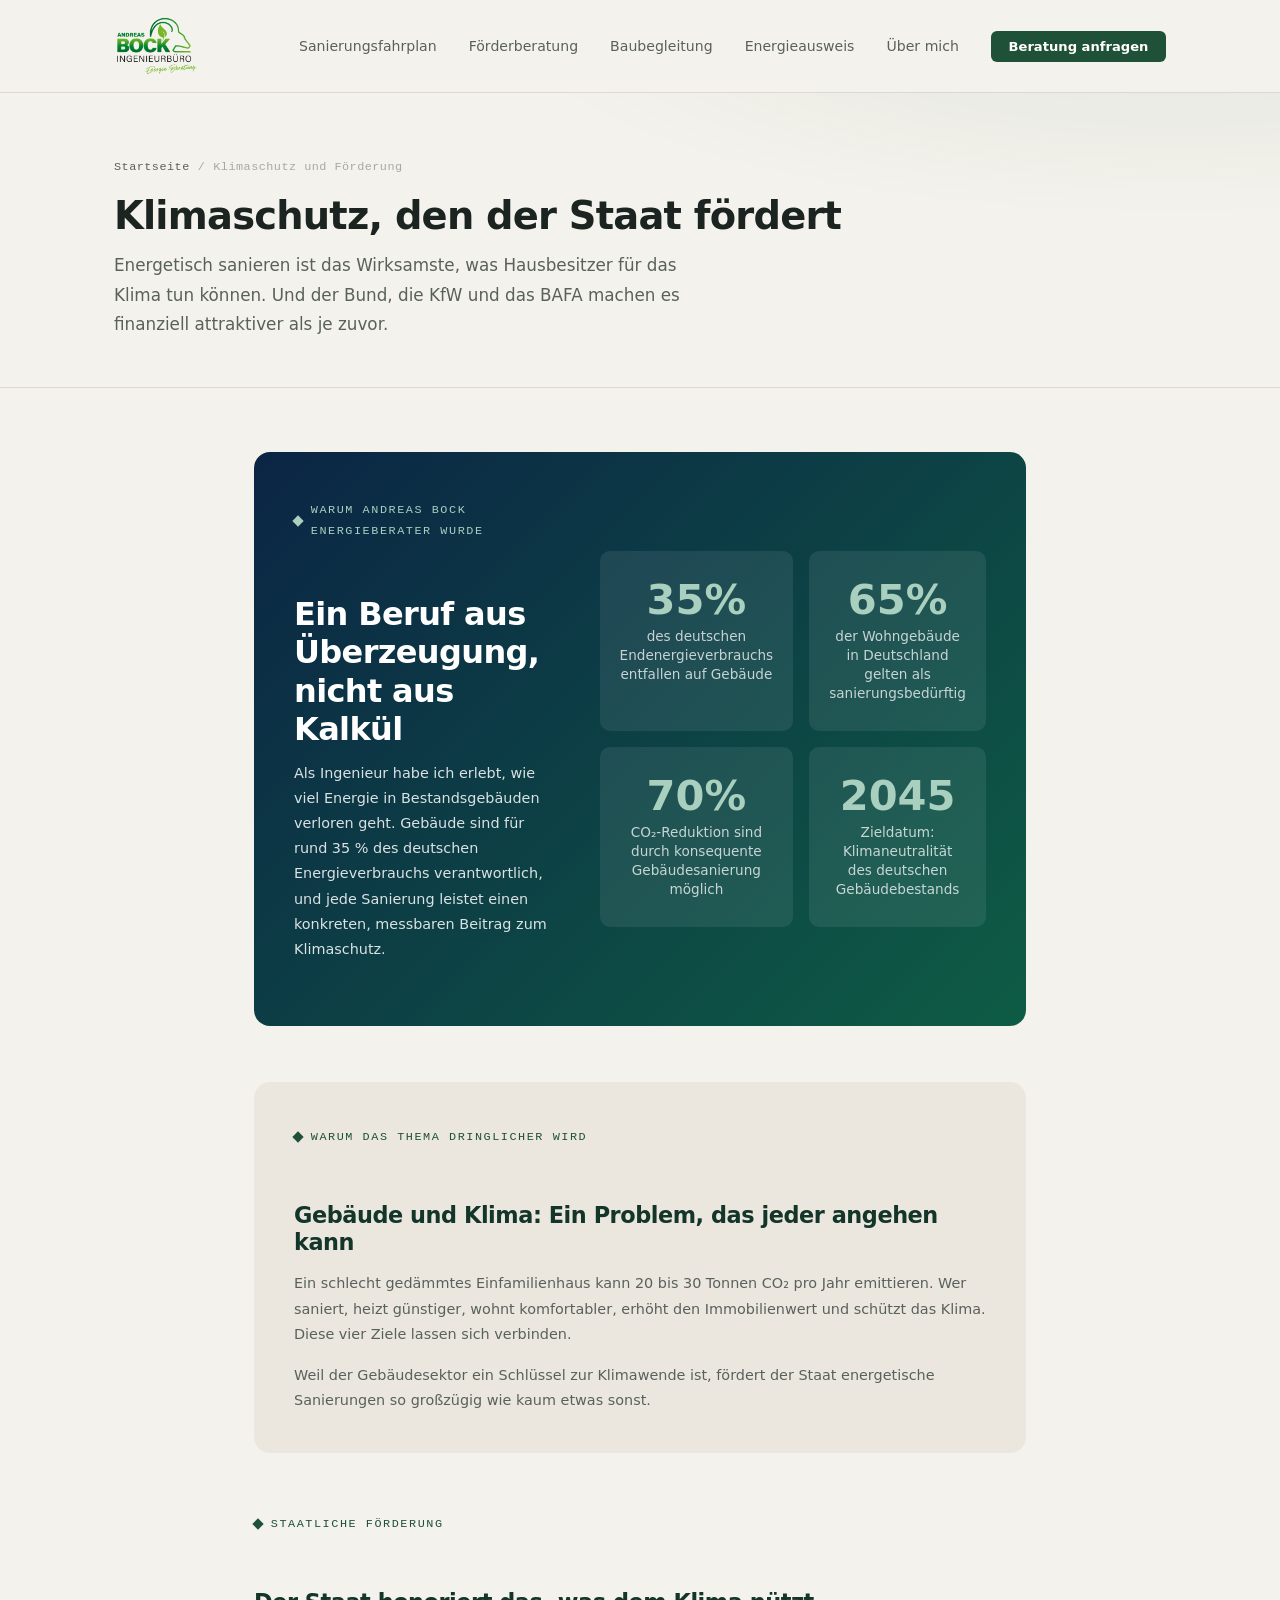
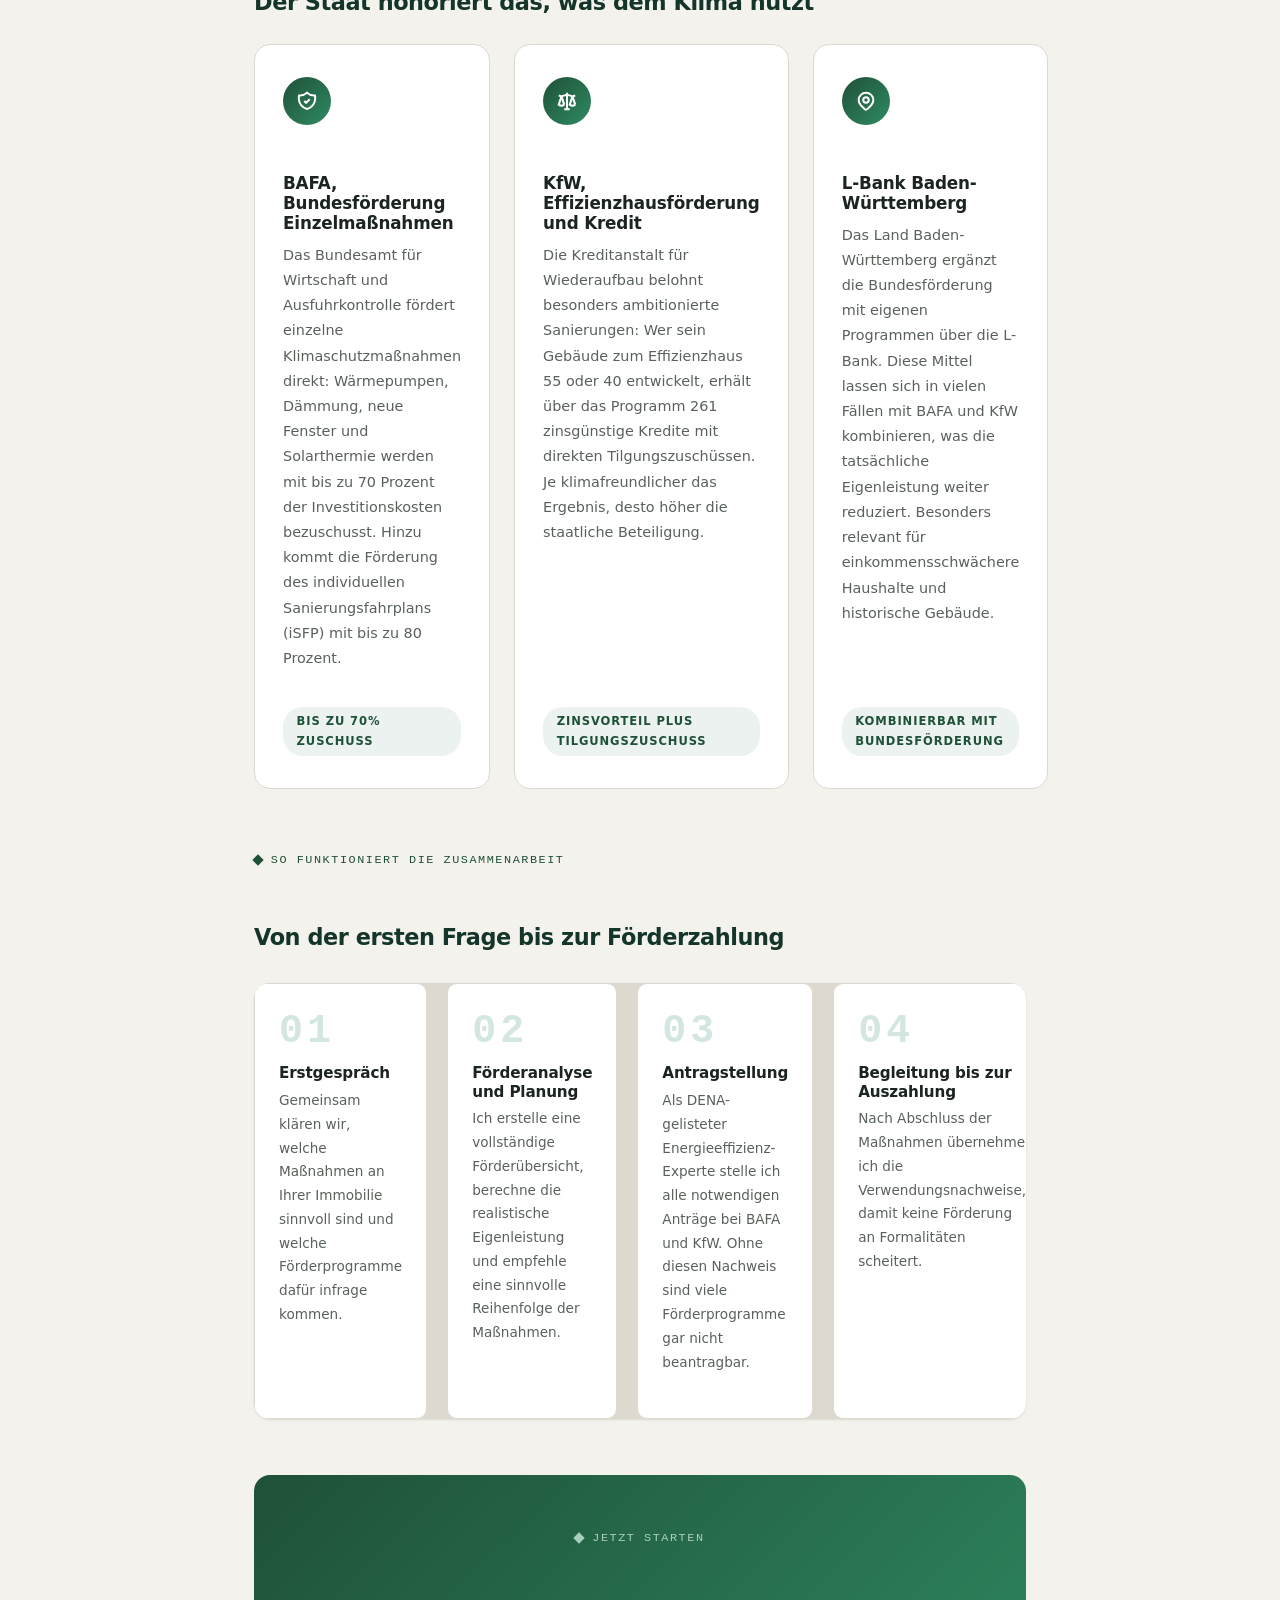
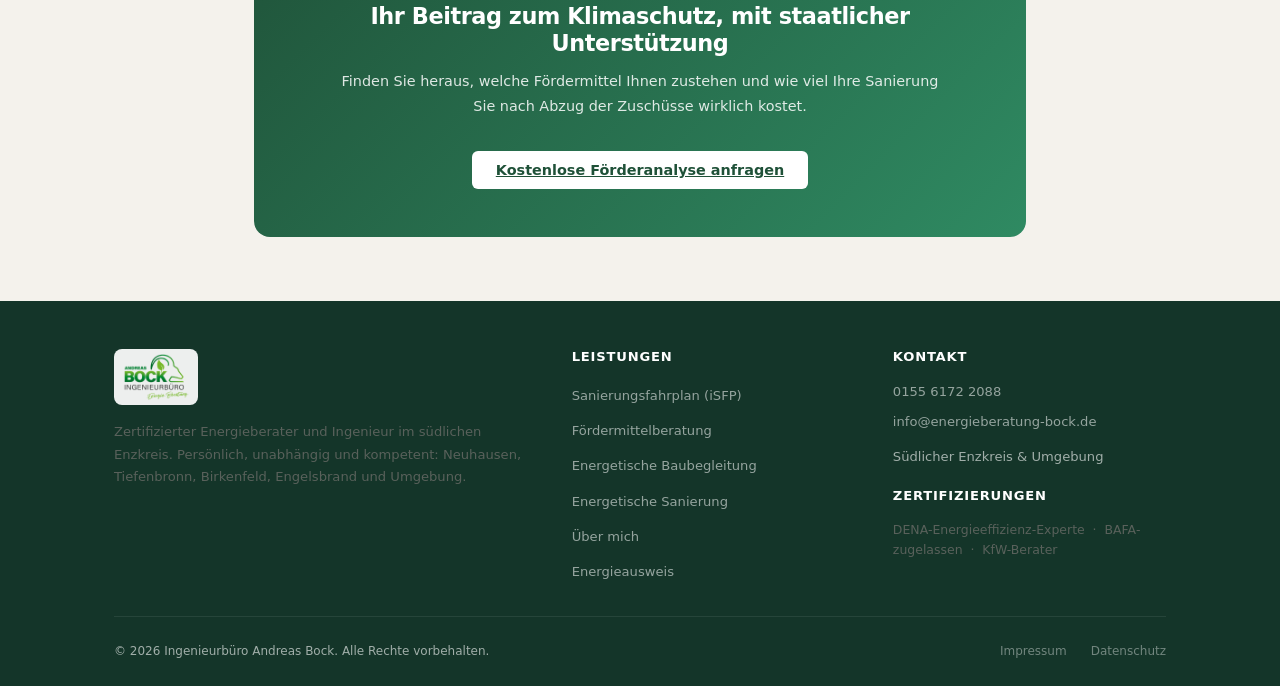
<file: pages/foerdermittelberatung.html>
<!DOCTYPE html>
<html lang="de">
<head>
  <meta charset="UTF-8">
  <meta name="viewport" content="width=device-width, initial-scale=1.0">
  <title>Klimaschutz durch Sanierung, staatlich gefördert | Energieberatung Bock</title>
  <meta name="description" content="Energetische Sanierung ist aktiver Klimaschutz. Und der Staat fördert ihn: BAFA, KfW und Landesförderung bis zu 70.000 Euro. Andreas Bock begleitet Sie, von der Beratung bis zum Antrag.">
  <meta name="robots" content="index, follow">
  <link rel="canonical" href="https://energieberatung-bock.de/foerdermittelberatung">
  <link rel="stylesheet" href="../css/style.css">
  <link rel="shortcut icon" href="../favicon.ico">
  <link rel="icon" type="image/png" sizes="32x32" href="../favicon.png">
  <link rel="apple-touch-icon" href="../favicon.png">
  <style>
    .klima-intro {
      background: linear-gradient(135deg, #0B2545 0%, #0E5C45 100%);
      border-radius: var(--radius-lg);
      padding: 3rem 2.5rem;
      margin-bottom: 3.5rem;
      color: #fff;
      display: grid;
      grid-template-columns: 1fr 1fr;
      gap: 2.5rem;
      align-items: center;
    }
    .klima-intro h2 { color: #fff; font-size: clamp(1.5rem, 3vw, 2rem); }
    .klima-intro p  { color: rgba(255,255,255,0.85); }
    .klima-intro__stat {
      text-align: center;
      background: rgba(255,255,255,0.08);
      border-radius: var(--radius-md);
      padding: 1.75rem 1.25rem;
    }
    .klima-intro__stat-number {
      font-size: 2.6rem;
      font-weight: 800;
      color: var(--sage);
      line-height: 1;
      margin-bottom: 0.4rem;
    }
    .klima-intro__stat-label {
      font-size: 0.85rem;
      color: rgba(255,255,255,0.75);
      line-height: 1.4;
    }
    .klima-intro__stats-grid {
      display: grid;
      grid-template-columns: 1fr 1fr;
      gap: 1rem;
    }

    .warum-block {
      background: var(--mist);
      border-radius: var(--radius-lg);
      padding: 2.5rem;
      margin-bottom: 3.5rem;
    }
    .warum-block h2 { margin-bottom: 1rem; }
    .warum-block p  { margin-bottom: 1rem; }
    .warum-block p:last-child { margin-bottom: 0; }

    .foerder-cards {
      display: grid;
      grid-template-columns: repeat(3, 1fr);
      gap: 1.5rem;
      margin-bottom: 3.5rem;
    }
    .foerder-card {
      border: 1px solid var(--border);
      border-radius: var(--radius-lg);
      padding: 2rem 1.75rem;
      background: var(--chalk);
      display: flex;
      flex-direction: column;
    }
    .foerder-card__icon {
      width: 48px;
      height: 48px;
      border-radius: 50%;
      background: linear-gradient(135deg, var(--forest), var(--moss));
      display: flex;
      align-items: center;
      justify-content: center;
      margin-bottom: 1.25rem;
      flex-shrink: 0;
    }
    .foerder-card__icon svg { color: #fff; }
    .foerder-card h3 { color: var(--ink); margin-bottom: 0.6rem; font-size: 1.05rem; }
    .foerder-card p  { font-size: 0.9rem; flex: 1; }
    .foerder-card__tag {
      display: inline-block;
      margin-top: 1.25rem;
      font-size: 0.72rem;
      font-weight: 600;
      letter-spacing: 0.08em;
      text-transform: uppercase;
      color: var(--forest);
      background: rgba(14,92,69,0.08);
      border-radius: 20px;
      padding: 0.3rem 0.85rem;
    }

    .prozess-timeline {
      margin-bottom: 3.5rem;
    }
    .prozess-timeline h2 { margin-bottom: 2rem; }
    .prozess-steps {
      display: grid;
      grid-template-columns: repeat(4, 1fr);
      gap: 1.25rem;
    }
    .prozess-step {
      background: var(--chalk);
      border: 1px solid var(--border);
      border-radius: var(--radius-md);
      padding: 1.75rem 1.5rem;
      position: relative;
    }
    .prozess-step__num {
      font-size: 2.5rem;
      font-weight: 800;
      color: var(--moss);
      opacity: 0.2;
      line-height: 1;
      margin-bottom: 0.75rem;
    }
    .prozess-step h4 { color: var(--ink); font-size: 0.95rem; margin-bottom: 0.4rem; }
    .prozess-step p  { font-size: 0.85rem; }

    .cta-band {
      background: linear-gradient(135deg, var(--forest) 0%, var(--moss) 100%);
      border-radius: var(--radius-lg);
      padding: 3rem 2.5rem;
      text-align: center;
    }
    .cta-band h2 { color: #fff; margin-bottom: 0.75rem; }
    .cta-band p  { color: rgba(255,255,255,0.85); max-width: 600px; margin: 0 auto 2rem; }
    .cta-band .btn--primary {
      background: #fff;
      color: var(--forest);
      border-color: #fff;
    }
    .cta-band .btn--primary:hover {
      background: rgba(255,255,255,0.9);
    }

    @media (max-width: 768px) {
      .klima-intro { grid-template-columns: 1fr; }
      .foerder-cards { grid-template-columns: 1fr; }
      .prozess-steps { grid-template-columns: 1fr 1fr; }
    }
    @media (max-width: 500px) {
      .prozess-steps { grid-template-columns: 1fr; }
      .klima-intro__stats-grid { grid-template-columns: 1fr 1fr; }
    }
  </style>
</head>
<body>
  <div id="nav-mount"></div>

  <section class="page-hero">
    <div class="container">
      <nav class="breadcrumb" aria-label="Breadcrumb"><a href="../index.html">Startseite</a><span> / </span><span aria-current="page">Klimaschutz und Förderung</span></nav>
      <h1>Klimaschutz, den der Staat fördert</h1>
      <p>Energetisch sanieren ist das Wirksamste, was Hausbesitzer für das Klima tun können. Und der Bund, die KfW und das BAFA machen es finanziell attraktiver als je zuvor.</p>
    </div>
  </section>

  <div class="prose-section">

    <div class="klima-intro">
      <div>
        <span class="eyebrow" style="color:var(--sage);">Warum Andreas Bock Energieberater wurde</span>
        <h2>Ein Beruf aus Überzeugung, nicht aus Kalkül</h2>
        <p>Als Ingenieur habe ich erlebt, wie viel Energie in Bestandsgebäuden verloren geht. Gebäude sind für rund 35 % des deutschen Energieverbrauchs verantwortlich, und jede Sanierung leistet einen konkreten, messbaren Beitrag zum Klimaschutz.</p>
      </div>
      <div class="klima-intro__stats-grid">
        <div class="klima-intro__stat">
          <div class="klima-intro__stat-number">35%</div>
          <div class="klima-intro__stat-label">des deutschen Endenergieverbrauchs entfallen auf Gebäude</div>
        </div>
        <div class="klima-intro__stat">
          <div class="klima-intro__stat-number">65%</div>
          <div class="klima-intro__stat-label">der Wohngebäude in Deutschland gelten als sanierungsbedürftig</div>
        </div>
        <div class="klima-intro__stat">
          <div class="klima-intro__stat-number">70%</div>
          <div class="klima-intro__stat-label">CO₂-Reduktion sind durch konsequente Gebäudesanierung möglich</div>
        </div>
        <div class="klima-intro__stat">
          <div class="klima-intro__stat-number">2045</div>
          <div class="klima-intro__stat-label">Zieldatum: Klimaneutralität des deutschen Gebäudebestands</div>
        </div>
      </div>
    </div>

    <div class="warum-block">
      <span class="eyebrow">Warum das Thema dringlicher wird</span>
      <h2>Gebäude und Klima: Ein Problem, das jeder angehen kann</h2>
      <p>Ein schlecht gedämmtes Einfamilienhaus kann 20 bis 30 Tonnen CO₂ pro Jahr emittieren. Wer saniert, heizt günstiger, wohnt komfortabler, erhöht den Immobilienwert und schützt das Klima. Diese vier Ziele lassen sich verbinden.</p>
      <p>Weil der Gebäudesektor ein Schlüssel zur Klimawende ist, fördert der Staat energetische Sanierungen so großzügig wie kaum etwas sonst.</p>
    </div>

    <span class="eyebrow">Staatliche Förderung</span>
    <h2 style="margin-bottom:1.75rem;">Der Staat honoriert das, was dem Klima nützt</h2>

    <div class="foerder-cards">
      <div class="foerder-card">
        <div class="foerder-card__icon">
          <svg width="22" height="22" viewBox="0 0 24 24" fill="none" stroke="currentColor" stroke-width="2.2" aria-hidden="true"><path d="M9 12l2 2 4-4m5.618-4.016A11.955 11.955 0 0112 2.944a11.955 11.955 0 01-8.618 3.04A12.02 12.02 0 003 9c0 5.591 3.824 10.29 9 11.622 5.176-1.332 9-6.03 9-11.622 0-1.042-.133-2.052-.382-3.016z"/></svg>
        </div>
        <h3>BAFA, Bundesförderung Einzelmaßnahmen</h3>
        <p>Das Bundesamt für Wirtschaft und Ausfuhrkontrolle fördert einzelne Klimaschutzmaßnahmen direkt: Wärmepumpen, Dämmung, neue Fenster und Solarthermie werden mit bis zu 70 Prozent der Investitionskosten bezuschusst. Hinzu kommt die Förderung des individuellen Sanierungsfahrplans (iSFP) mit bis zu 80 Prozent.</p>
        <span class="foerder-card__tag">Bis zu 70% Zuschuss</span>
      </div>
      <div class="foerder-card">
        <div class="foerder-card__icon">
          <svg width="22" height="22" viewBox="0 0 24 24" fill="none" stroke="currentColor" stroke-width="2.2" aria-hidden="true"><path d="M3 6l3 1m0 0l-3 9a5.002 5.002 0 006.001 0M6 7l3 9M6 7l6-2m6 2l3-1m-3 1l-3 9a5.002 5.002 0 006.001 0M18 7l3 9m-3-9l-6-2m0-2v2m0 16V5m0 16H9m3 0h3"/></svg>
        </div>
        <h3>KfW, Effizienzhausförderung und Kredit</h3>
        <p>Die Kreditanstalt für Wiederaufbau belohnt besonders ambitionierte Sanierungen: Wer sein Gebäude zum Effizienzhaus 55 oder 40 entwickelt, erhält über das Programm 261 zinsgünstige Kredite mit direkten Tilgungszuschüssen. Je klimafreundlicher das Ergebnis, desto höher die staatliche Beteiligung.</p>
        <span class="foerder-card__tag">Zinsvorteil plus Tilgungszuschuss</span>
      </div>
      <div class="foerder-card">
        <div class="foerder-card__icon">
          <svg width="22" height="22" viewBox="0 0 24 24" fill="none" stroke="currentColor" stroke-width="2.2" aria-hidden="true"><path d="M17.657 16.657L13.414 20.9a1.998 1.998 0 01-2.827 0l-4.244-4.243a8 8 0 1111.314 0z"/><path d="M15 11a3 3 0 11-6 0 3 3 0 016 0z"/></svg>
        </div>
        <h3>L-Bank Baden-Württemberg</h3>
        <p>Das Land Baden-Württemberg ergänzt die Bundesförderung mit eigenen Programmen über die L-Bank. Diese Mittel lassen sich in vielen Fällen mit BAFA und KfW kombinieren, was die tatsächliche Eigenleistung weiter reduziert. Besonders relevant für einkommensschwächere Haushalte und historische Gebäude.</p>
        <span class="foerder-card__tag">Kombinierbar mit Bundesförderung</span>
      </div>
    </div>

    <div class="prozess-timeline">
      <span class="eyebrow">So funktioniert die Zusammenarbeit</span>
      <h2>Von der ersten Frage bis zur Förderzahlung</h2>
      <div class="prozess-steps">
        <div class="prozess-step">
          <div class="prozess-step__num">01</div>
          <h4>Erstgespräch</h4>
          <p>Gemeinsam klären wir, welche Maßnahmen an Ihrer Immobilie sinnvoll sind und welche Förderprogramme dafür infrage kommen.</p>
        </div>
        <div class="prozess-step">
          <div class="prozess-step__num">02</div>
          <h4>Förderanalyse und Planung</h4>
          <p>Ich erstelle eine vollständige Förderübersicht, berechne die realistische Eigenleistung und empfehle eine sinnvolle Reihenfolge der Maßnahmen.</p>
        </div>
        <div class="prozess-step">
          <div class="prozess-step__num">03</div>
          <h4>Antragstellung</h4>
          <p>Als DENA-gelisteter Energieeffizienz-Experte stelle ich alle notwendigen Anträge bei BAFA und KfW. Ohne diesen Nachweis sind viele Förderprogramme gar nicht beantragbar.</p>
        </div>
        <div class="prozess-step">
          <div class="prozess-step__num">04</div>
          <h4>Begleitung bis zur Auszahlung</h4>
          <p>Nach Abschluss der Maßnahmen übernehme ich die Verwendungsnachweise, damit keine Förderung an Formalitäten scheitert.</p>
        </div>
      </div>
    </div>

    <div class="cta-band">
      <span class="eyebrow" style="color:var(--sage);">Jetzt starten</span>
      <h2>Ihr Beitrag zum Klimaschutz, mit staatlicher Unterstützung</h2>
      <p>Finden Sie heraus, welche Fördermittel Ihnen zustehen und wie viel Ihre Sanierung Sie nach Abzug der Zuschüsse wirklich kostet.</p>
      <a href="../index.html#kontakt" class="btn btn--primary">Kostenlose Förderanalyse anfragen</a>
    </div>

  </div>

  <div id="footer-mount"></div>
  <script src="../js/components.js"></script>
  <script src="../js/main.js"></script>
</body>
</html>
</file>
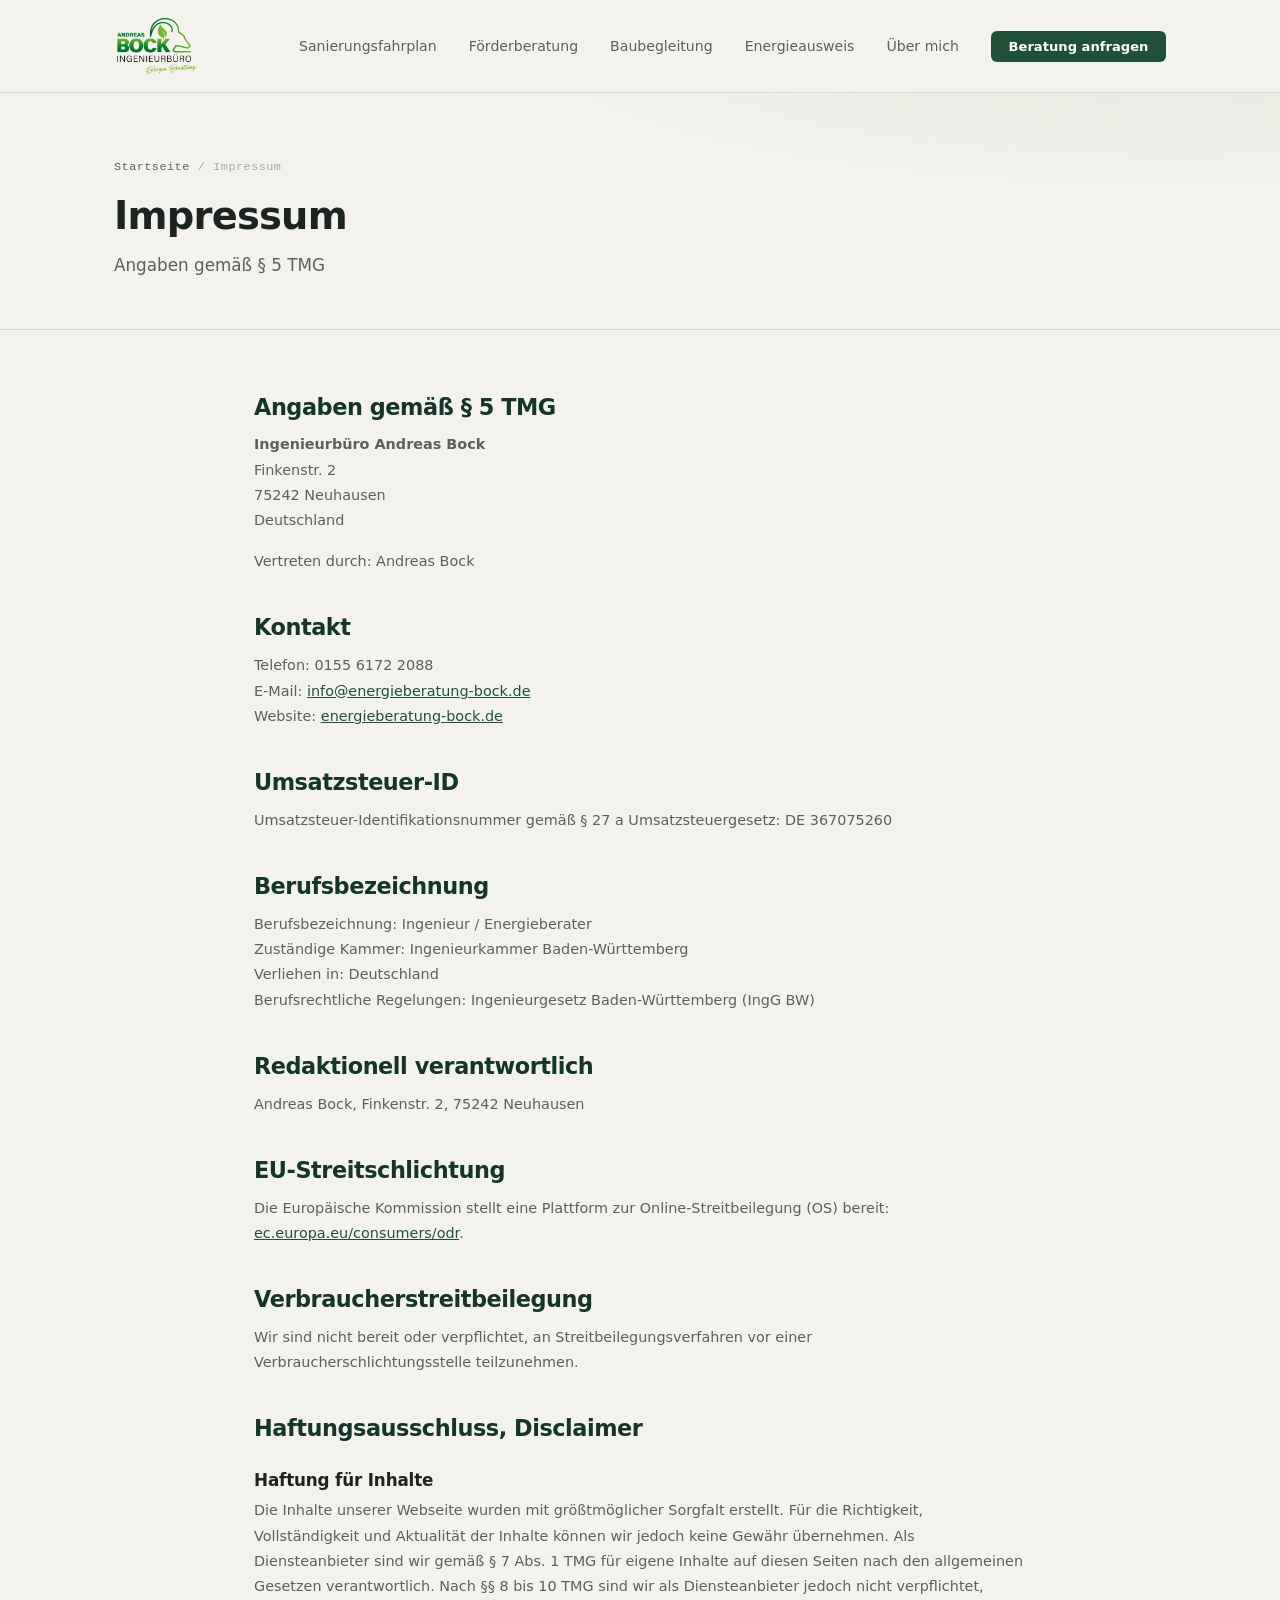
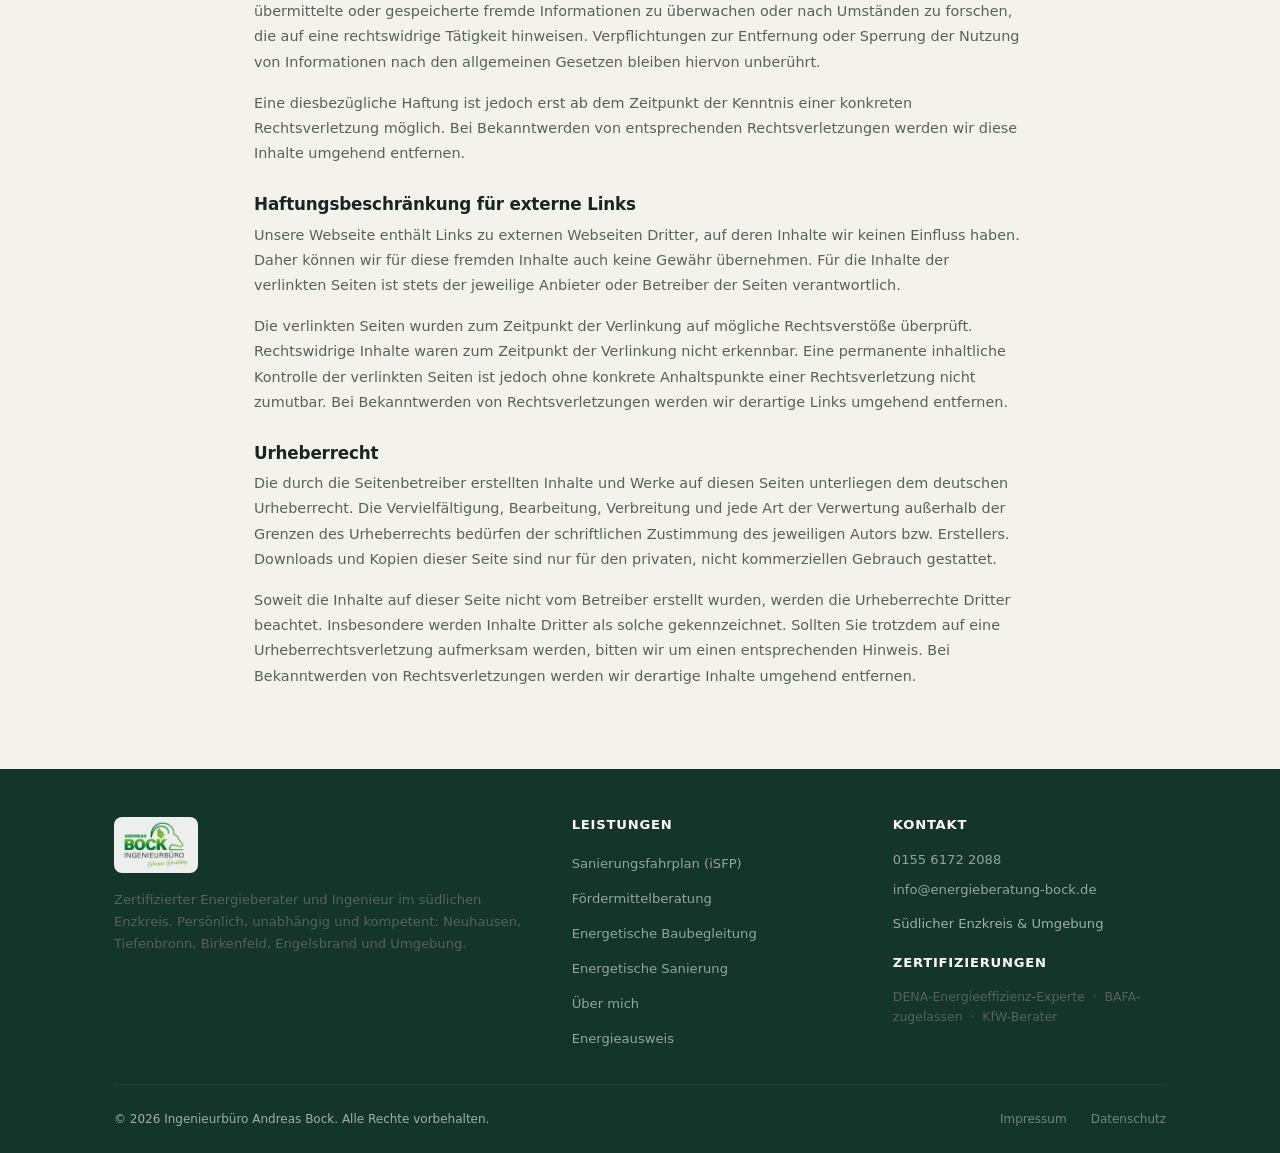
<file: pages/impressum.html>
<!DOCTYPE html>
<html lang="de">
<head>
  <meta charset="UTF-8">
  <meta name="viewport" content="width=device-width, initial-scale=1.0">
  <title>Impressum | Energieberatung Bock</title>
  <meta name="robots" content="noindex, follow">
  <link rel="stylesheet" href="../css/style.css">
  <link rel="shortcut icon" href="../favicon.ico">
  <link rel="icon" type="image/png" sizes="32x32" href="../favicon.png">
  <link rel="apple-touch-icon" href="../favicon.png">
</head>
<body>
  <div id="nav-mount"></div>
  <section class="page-hero">
    <div class="container">
      <nav class="breadcrumb" aria-label="Breadcrumb"><a href="../index.html">Startseite</a><span aria-hidden="true"> / </span><span aria-current="page">Impressum</span></nav>
      <h1>Impressum</h1>
      <p>Angaben gemäß § 5 TMG</p>
    </div>
  </section>
  <div class="prose-section">
    <h2>Angaben gemäß § 5 TMG</h2>
    <p><strong>Ingenieurbüro Andreas Bock</strong><br>
    Finkenstr. 2<br>
    75242 Neuhausen<br>
    Deutschland</p>
    <p>Vertreten durch: Andreas Bock</p>
    <h2>Kontakt</h2>
    <p>Telefon: 0155 6172 2088<br>
    E-Mail: <a href="mailto:info@energieberatung-bock.de">info@energieberatung-bock.de</a><br>
    Website: <a href="https://energieberatung-bock.de">energieberatung-bock.de</a></p>
    <h2>Umsatzsteuer-ID</h2>
    <p>Umsatzsteuer-Identifikationsnummer gemäß § 27 a Umsatzsteuergesetz: DE 367075260</p>
    <h2>Berufsbezeichnung</h2>
    <p>Berufsbezeichnung: Ingenieur / Energieberater<br>
    Zuständige Kammer: Ingenieurkammer Baden-Württemberg<br>
    Verliehen in: Deutschland<br>
    Berufsrechtliche Regelungen: Ingenieurgesetz Baden-Württemberg (IngG BW)</p>
    <h2>Redaktionell verantwortlich</h2>
    <p>Andreas Bock, Finkenstr. 2, 75242 Neuhausen</p>
    <h2>EU-Streitschlichtung</h2>
    <p>Die Europäische Kommission stellt eine Plattform zur Online-Streitbeilegung (OS) bereit: <a href="https://ec.europa.eu/consumers/odr/" target="_blank" rel="noopener noreferrer">ec.europa.eu/consumers/odr</a>.</p>
    <h2>Verbraucherstreitbeilegung</h2>
    <p>Wir sind nicht bereit oder verpflichtet, an Streitbeilegungsverfahren vor einer Verbraucherschlichtungsstelle teilzunehmen.</p>
    <h2>Haftungsausschluss, Disclaimer</h2>
    <h3>Haftung für Inhalte</h3>
    <p>Die Inhalte unserer Webseite wurden mit größtmöglicher Sorgfalt erstellt. Für die Richtigkeit, Vollständigkeit und Aktualität der Inhalte können wir jedoch keine Gewähr übernehmen. Als Diensteanbieter sind wir gemäß § 7 Abs. 1 TMG für eigene Inhalte auf diesen Seiten nach den allgemeinen Gesetzen verantwortlich. Nach §§ 8 bis 10 TMG sind wir als Diensteanbieter jedoch nicht verpflichtet, übermittelte oder gespeicherte fremde Informationen zu überwachen oder nach Umständen zu forschen, die auf eine rechtswidrige Tätigkeit hinweisen. Verpflichtungen zur Entfernung oder Sperrung der Nutzung von Informationen nach den allgemeinen Gesetzen bleiben hiervon unberührt.</p>
    <p>Eine diesbezügliche Haftung ist jedoch erst ab dem Zeitpunkt der Kenntnis einer konkreten Rechtsverletzung möglich. Bei Bekanntwerden von entsprechenden Rechtsverletzungen werden wir diese Inhalte umgehend entfernen.</p>
    <h3>Haftungsbeschränkung für externe Links</h3>
    <p>Unsere Webseite enthält Links zu externen Webseiten Dritter, auf deren Inhalte wir keinen Einfluss haben. Daher können wir für diese fremden Inhalte auch keine Gewähr übernehmen. Für die Inhalte der verlinkten Seiten ist stets der jeweilige Anbieter oder Betreiber der Seiten verantwortlich.</p>
    <p>Die verlinkten Seiten wurden zum Zeitpunkt der Verlinkung auf mögliche Rechtsverstöße überprüft. Rechtswidrige Inhalte waren zum Zeitpunkt der Verlinkung nicht erkennbar. Eine permanente inhaltliche Kontrolle der verlinkten Seiten ist jedoch ohne konkrete Anhaltspunkte einer Rechtsverletzung nicht zumutbar. Bei Bekanntwerden von Rechtsverletzungen werden wir derartige Links umgehend entfernen.</p>
    <h3>Urheberrecht</h3>
    <p>Die durch die Seitenbetreiber erstellten Inhalte und Werke auf diesen Seiten unterliegen dem deutschen Urheberrecht. Die Vervielfältigung, Bearbeitung, Verbreitung und jede Art der Verwertung außerhalb der Grenzen des Urheberrechts bedürfen der schriftlichen Zustimmung des jeweiligen Autors bzw. Erstellers. Downloads und Kopien dieser Seite sind nur für den privaten, nicht kommerziellen Gebrauch gestattet.</p>
    <p>Soweit die Inhalte auf dieser Seite nicht vom Betreiber erstellt wurden, werden die Urheberrechte Dritter beachtet. Insbesondere werden Inhalte Dritter als solche gekennzeichnet. Sollten Sie trotzdem auf eine Urheberrechtsverletzung aufmerksam werden, bitten wir um einen entsprechenden Hinweis. Bei Bekanntwerden von Rechtsverletzungen werden wir derartige Inhalte umgehend entfernen.</p>
  </div>
  <div id="footer-mount"></div>
  <script src="../js/components.js"></script>
  <script src="../js/main.js"></script>
</body>
</html>
</file>
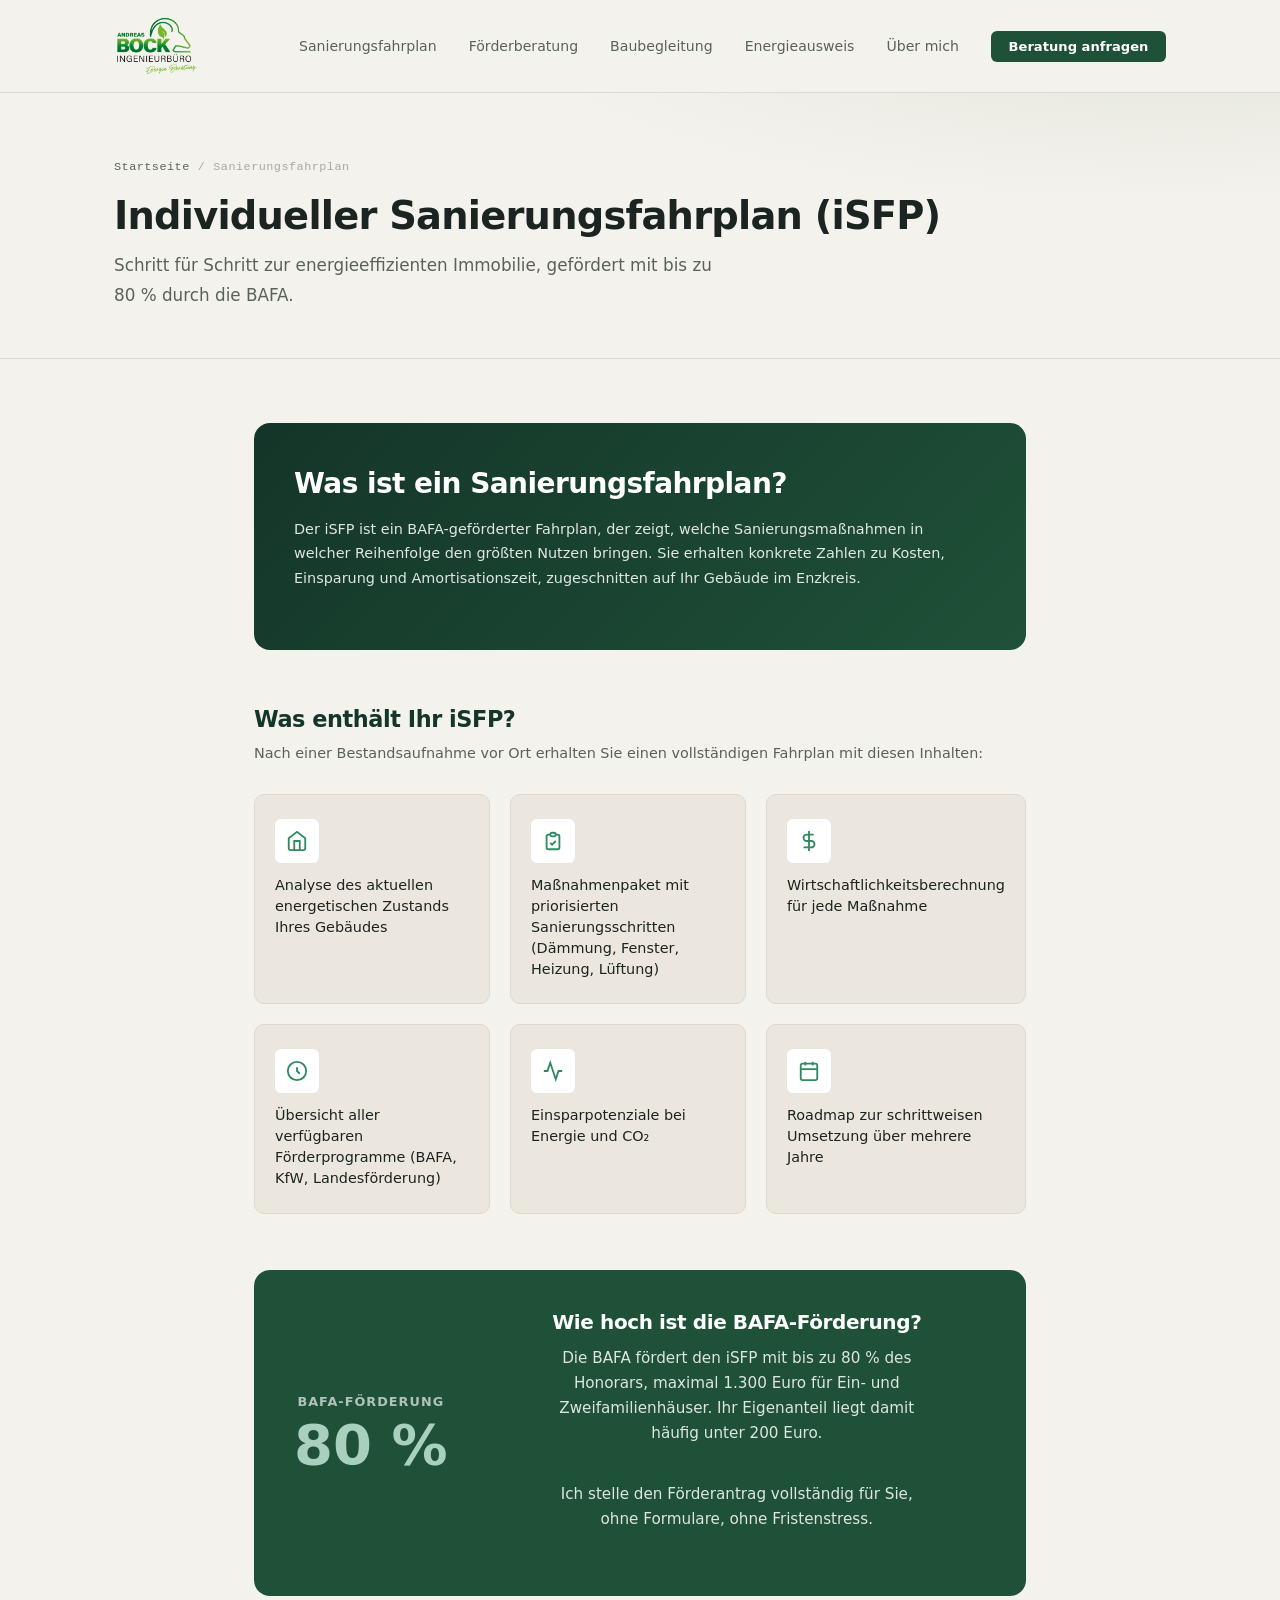
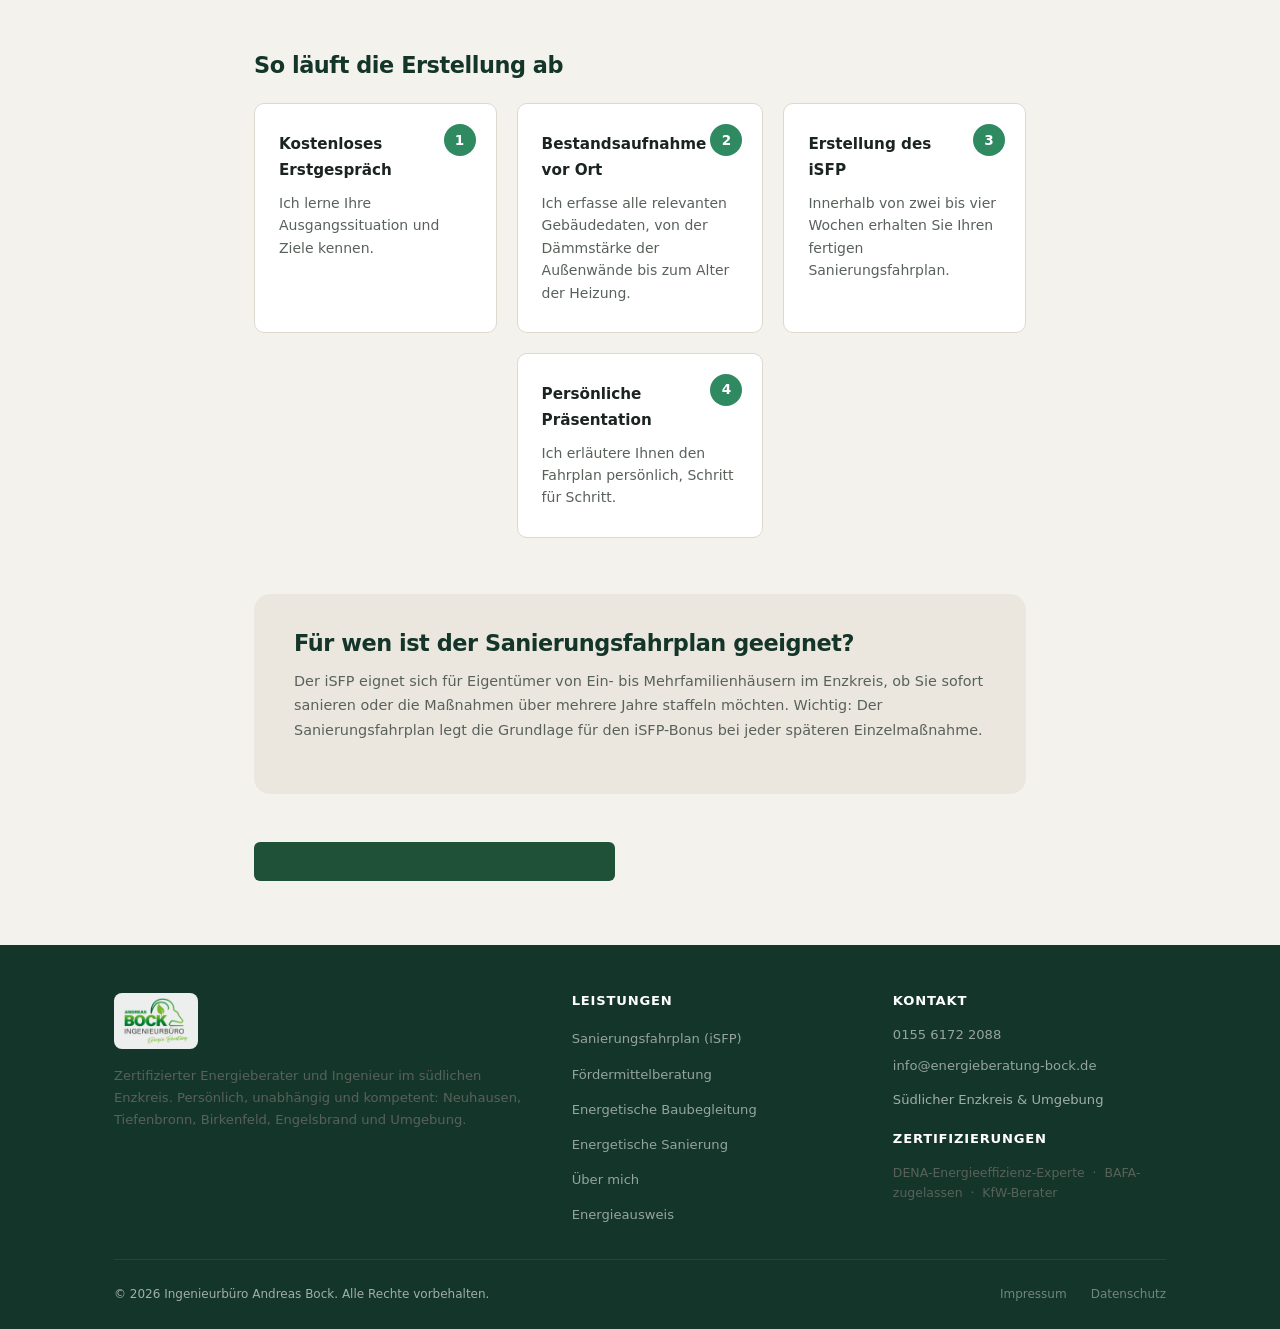
<file: pages/sanierungsfahrplan.html>
<!DOCTYPE html>
<html lang="de">
<head>
  <meta charset="UTF-8">
  <meta name="viewport" content="width=device-width, initial-scale=1.0">
  <title>Sanierungsfahrplan (iSFP) | Energieberatung Bock | Neuhausen / Enzkreis</title>
  <meta name="description" content="Ihren individuellen Sanierungsfahrplan (iSFP) erstellen lassen, gefördert mit bis zu 80 % durch die BAFA. Energieberater Andreas Bock berät persönlich in Neuhausen und dem Enzkreis.">
  <meta name="robots" content="index, follow">
  <link rel="canonical" href="https://energieberatung-bock.de/sanierungsfahrplan">
  <link rel="stylesheet" href="../css/style.css">
  <link rel="shortcut icon" href="../favicon.ico">
  <link rel="icon" type="image/png" sizes="32x32" href="../favicon.png">
  <link rel="apple-touch-icon" href="../favicon.png">
  <style>
    /* ── Intro highlight block ── */
    .isfp-intro {
      background: linear-gradient(135deg, var(--navy) 0%, var(--forest) 100%);
      border-radius: var(--radius-lg);
      padding: 2.75rem 2.5rem;
      margin-bottom: 3.5rem;
      color: #fff;
    }
    .isfp-intro h2 { color: #fff; margin-bottom: 1rem; font-size: clamp(1.35rem, 2.8vw, 1.75rem); }
    .isfp-intro p  { color: rgba(255,255,255,0.87); max-width: 72ch; line-height: 1.7; }

    /* ── Icon Grid ── */
    .isfp-grid-section { margin-bottom: 3.5rem; }
    .isfp-grid-section > h2 { margin-bottom: 0.5rem; }
    .isfp-grid-section > p  { color: var(--slate); margin-bottom: 1.75rem; }
    .isfp-icon-grid {
      display: grid;
      grid-template-columns: repeat(3, 1fr);
      gap: 1.25rem;
    }
    .isfp-icon-card {
      background: var(--mist);
      border: 1px solid var(--border);
      border-radius: var(--radius-md);
      padding: 1.5rem 1.25rem;
      display: flex;
      flex-direction: column;
      gap: 0.75rem;
    }
    .isfp-icon-card__icon {
      width: 44px;
      height: 44px;
      background: var(--chalk);
      border-radius: var(--radius-sm);
      display: flex;
      align-items: center;
      justify-content: center;
      color: var(--moss);
      flex-shrink: 0;
    }
    .isfp-icon-card__icon svg { width: 22px; height: 22px; }
    .isfp-icon-card__text {
      font-size: 0.9rem;
      color: var(--ink);
      font-weight: 500;
      line-height: 1.45;
    }

    /* ── Foerder-Box ── */
    .foerder-highlight {
      background: var(--forest);
      border-radius: var(--radius-lg);
      padding: 2.5rem 2.5rem;
      margin-bottom: 3.5rem;
      display: grid;
      grid-template-columns: auto 1fr;
      gap: 2.5rem;
      align-items: center;
    }
    .foerder-highlight__number {
      font-size: 3.5rem;
      font-weight: 800;
      color: var(--sage);
      line-height: 1;
      white-space: nowrap;
    }
    .foerder-highlight__label {
      font-size: 0.8rem;
      color: rgba(255,255,255,0.65);
      text-transform: uppercase;
      letter-spacing: 0.08em;
      margin-bottom: 0.35rem;
    }
    .foerder-highlight__body h2 { color: #fff; margin-bottom: 0.75rem; font-size: 1.25rem; }
    .foerder-highlight__body p  { color: rgba(255,255,255,0.85); font-size: 0.95rem; line-height: 1.65; margin-bottom: 0.75rem; }
    .foerder-highlight__body p:last-child { margin-bottom: 0; }

    /* ── Schritt-Karten ── */
    .prozess-section { margin-bottom: 3.5rem; }
    .prozess-section > h2 { margin-bottom: 1.5rem; }
    .schritt-karten {
      display: grid;
      grid-template-columns: repeat(3, 1fr);
      gap: 1.25rem;
      counter-reset: schritt;
    }
    .schritt-karte {
      background: var(--chalk);
      border: 1px solid var(--border);
      border-radius: var(--radius-md);
      padding: 1.75rem 1.5rem;
      position: relative;
    }
    .schritt-karte::before {
      counter-increment: schritt;
      content: counter(schritt);
      position: absolute;
      top: 1.25rem;
      right: 1.25rem;
      width: 32px;
      height: 32px;
      background: var(--moss);
      color: #fff;
      border-radius: 50%;
      display: flex;
      align-items: center;
      justify-content: center;
      font-size: 0.85rem;
      font-weight: 700;
    }
    .schritt-karte__title {
      font-size: 0.95rem;
      font-weight: 700;
      color: var(--ink);
      margin-bottom: 0.5rem;
      padding-right: 2rem;
    }
    .schritt-karte__text {
      font-size: 0.875rem;
      color: var(--slate);
      line-height: 1.6;
    }

    /* ── Zielgruppe ── */
    .zielgruppe-block {
      background: var(--mist);
      border-radius: var(--radius-lg);
      padding: 2.25rem 2.5rem;
      margin-bottom: 3rem;
    }
    .zielgruppe-block h2 { margin-bottom: 0.75rem; }
    .zielgruppe-block p  { color: var(--slate); line-height: 1.7; }

    .cta-wrap { margin-top: 0.5rem; }

    @media (max-width: 768px) {
      .isfp-icon-grid, .schritt-karten { grid-template-columns: 1fr 1fr; }
      .foerder-highlight { grid-template-columns: 1fr; }
      .foerder-highlight__number { font-size: 2.75rem; }
    }
    @media (max-width: 480px) {
      .isfp-icon-grid, .schritt-karten { grid-template-columns: 1fr; }
    }
  </style>
</head>
<body>
  <div id="nav-mount"></div>
  <section class="page-hero">
    <div class="container">
      <nav class="breadcrumb" aria-label="Breadcrumb"><a href="../index.html">Startseite</a><span> / </span><span aria-current="page">Sanierungsfahrplan</span></nav>
      <h1>Individueller Sanierungsfahrplan (iSFP)</h1>
      <p>Schritt für Schritt zur energieeffizienten Immobilie, gefördert mit bis zu 80 % durch die BAFA.</p>
    </div>
  </section>

  <div class="prose-section">

    <!-- Intro -->
    <div class="isfp-intro">
      <h2>Was ist ein Sanierungsfahrplan?</h2>
      <p>Der iSFP ist ein BAFA-geförderter Fahrplan, der zeigt, welche Sanierungsmaßnahmen in welcher Reihenfolge den größten Nutzen bringen. Sie erhalten konkrete Zahlen zu Kosten, Einsparung und Amortisationszeit, zugeschnitten auf Ihr Gebäude im Enzkreis.</p>
    </div>

    <!-- Icon-Grid -->
    <div class="isfp-grid-section">
      <h2>Was enthält Ihr iSFP?</h2>
      <p>Nach einer Bestandsaufnahme vor Ort erhalten Sie einen vollständigen Fahrplan mit diesen Inhalten:</p>
      <div class="isfp-icon-grid">
        <div class="isfp-icon-card">
          <div class="isfp-icon-card__icon">
            <svg viewBox="0 0 24 24" fill="none" stroke="currentColor" stroke-width="2"><path d="M3 9l9-7 9 7v11a2 2 0 01-2 2H5a2 2 0 01-2-2z"/><polyline points="9 22 9 12 15 12 15 22"/></svg>
          </div>
          <div class="isfp-icon-card__text">Analyse des aktuellen energetischen Zustands Ihres Gebäudes</div>
        </div>
        <div class="isfp-icon-card">
          <div class="isfp-icon-card__icon">
            <svg viewBox="0 0 24 24" fill="none" stroke="currentColor" stroke-width="2"><path d="M9 5H7a2 2 0 00-2 2v12a2 2 0 002 2h10a2 2 0 002-2V7a2 2 0 00-2-2h-2M9 5a2 2 0 002 2h2a2 2 0 002-2M9 5a2 2 0 012-2h2a2 2 0 012 2m-6 9l2 2 4-4"/></svg>
          </div>
          <div class="isfp-icon-card__text">Maßnahmenpaket mit priorisierten Sanierungsschritten (Dämmung, Fenster, Heizung, Lüftung)</div>
        </div>
        <div class="isfp-icon-card">
          <div class="isfp-icon-card__icon">
            <svg viewBox="0 0 24 24" fill="none" stroke="currentColor" stroke-width="2"><line x1="12" y1="1" x2="12" y2="23"/><path d="M17 5H9.5a3.5 3.5 0 100 7h5a3.5 3.5 0 110 7H6"/></svg>
          </div>
          <div class="isfp-icon-card__text">Wirtschaftlichkeitsberechnung für jede Maßnahme</div>
        </div>
        <div class="isfp-icon-card">
          <div class="isfp-icon-card__icon">
            <svg viewBox="0 0 24 24" fill="none" stroke="currentColor" stroke-width="2"><circle cx="12" cy="12" r="10"/><path d="M12 8v4l3 3"/></svg>
          </div>
          <div class="isfp-icon-card__text">Übersicht aller verfügbaren Förderprogramme (BAFA, KfW, Landesförderung)</div>
        </div>
        <div class="isfp-icon-card">
          <div class="isfp-icon-card__icon">
            <svg viewBox="0 0 24 24" fill="none" stroke="currentColor" stroke-width="2"><polyline points="22 12 18 12 15 21 9 3 6 12 2 12"/></svg>
          </div>
          <div class="isfp-icon-card__text">Einsparpotenziale bei Energie und CO₂</div>
        </div>
        <div class="isfp-icon-card">
          <div class="isfp-icon-card__icon">
            <svg viewBox="0 0 24 24" fill="none" stroke="currentColor" stroke-width="2"><rect x="3" y="4" width="18" height="18" rx="2" ry="2"/><line x1="16" y1="2" x2="16" y2="6"/><line x1="8" y1="2" x2="8" y2="6"/><line x1="3" y1="10" x2="21" y2="10"/></svg>
          </div>
          <div class="isfp-icon-card__text">Roadmap zur schrittweisen Umsetzung über mehrere Jahre</div>
        </div>
      </div>
    </div>

    <!-- Foerder-Box -->
    <div class="foerder-highlight">
      <div>
        <div class="foerder-highlight__label">BAFA-Förderung</div>
        <div class="foerder-highlight__number">80 %</div>
      </div>
      <div class="foerder-highlight__body">
        <h2>Wie hoch ist die BAFA-Förderung?</h2>
        <p>Die BAFA fördert den iSFP mit bis zu 80 % des Honorars, maximal 1.300 Euro für Ein- und Zweifamilienhäuser. Ihr Eigenanteil liegt damit häufig unter 200 Euro.</p>
        <p>Ich stelle den Förderantrag vollständig für Sie, ohne Formulare, ohne Fristenstress.</p>
      </div>
    </div>

    <!-- Schritt-Karten -->
    <div class="prozess-section">
      <h2>So läuft die Erstellung ab</h2>
      <div class="schritt-karten">
        <div class="schritt-karte">
          <div class="schritt-karte__title">Kostenloses Erstgespräch</div>
          <div class="schritt-karte__text">Ich lerne Ihre Ausgangssituation und Ziele kennen.</div>
        </div>
        <div class="schritt-karte">
          <div class="schritt-karte__title">Bestandsaufnahme vor Ort</div>
          <div class="schritt-karte__text">Ich erfasse alle relevanten Gebäudedaten, von der Dämmstärke der Außenwände bis zum Alter der Heizung.</div>
        </div>
        <div class="schritt-karte">
          <div class="schritt-karte__title">Erstellung des iSFP</div>
          <div class="schritt-karte__text">Innerhalb von zwei bis vier Wochen erhalten Sie Ihren fertigen Sanierungsfahrplan.</div>
        </div>
        <div class="schritt-karte" style="grid-column: 2;">
          <div class="schritt-karte__title">Persönliche Präsentation</div>
          <div class="schritt-karte__text">Ich erläutere Ihnen den Fahrplan persönlich, Schritt für Schritt.</div>
        </div>
      </div>
    </div>

    <!-- Zielgruppe -->
    <div class="zielgruppe-block">
      <h2>Für wen ist der Sanierungsfahrplan geeignet?</h2>
      <p>Der iSFP eignet sich für Eigentümer von Ein- bis Mehrfamilienhäusern im Enzkreis, ob Sie sofort sanieren oder die Maßnahmen über mehrere Jahre staffeln möchten. Wichtig: Der Sanierungsfahrplan legt die Grundlage für den iSFP-Bonus bei jeder späteren Einzelmaßnahme.</p>
    </div>

    <div class="cta-wrap"><a href="../index.html#kontakt" class="btn btn--primary">Kostenloses Erstgespräch vereinbaren</a></div>
  </div>

  <div id="footer-mount"></div>
  <script src="../js/components.js"></script>
  <script src="../js/main.js"></script>
</body>
</html>
</file>
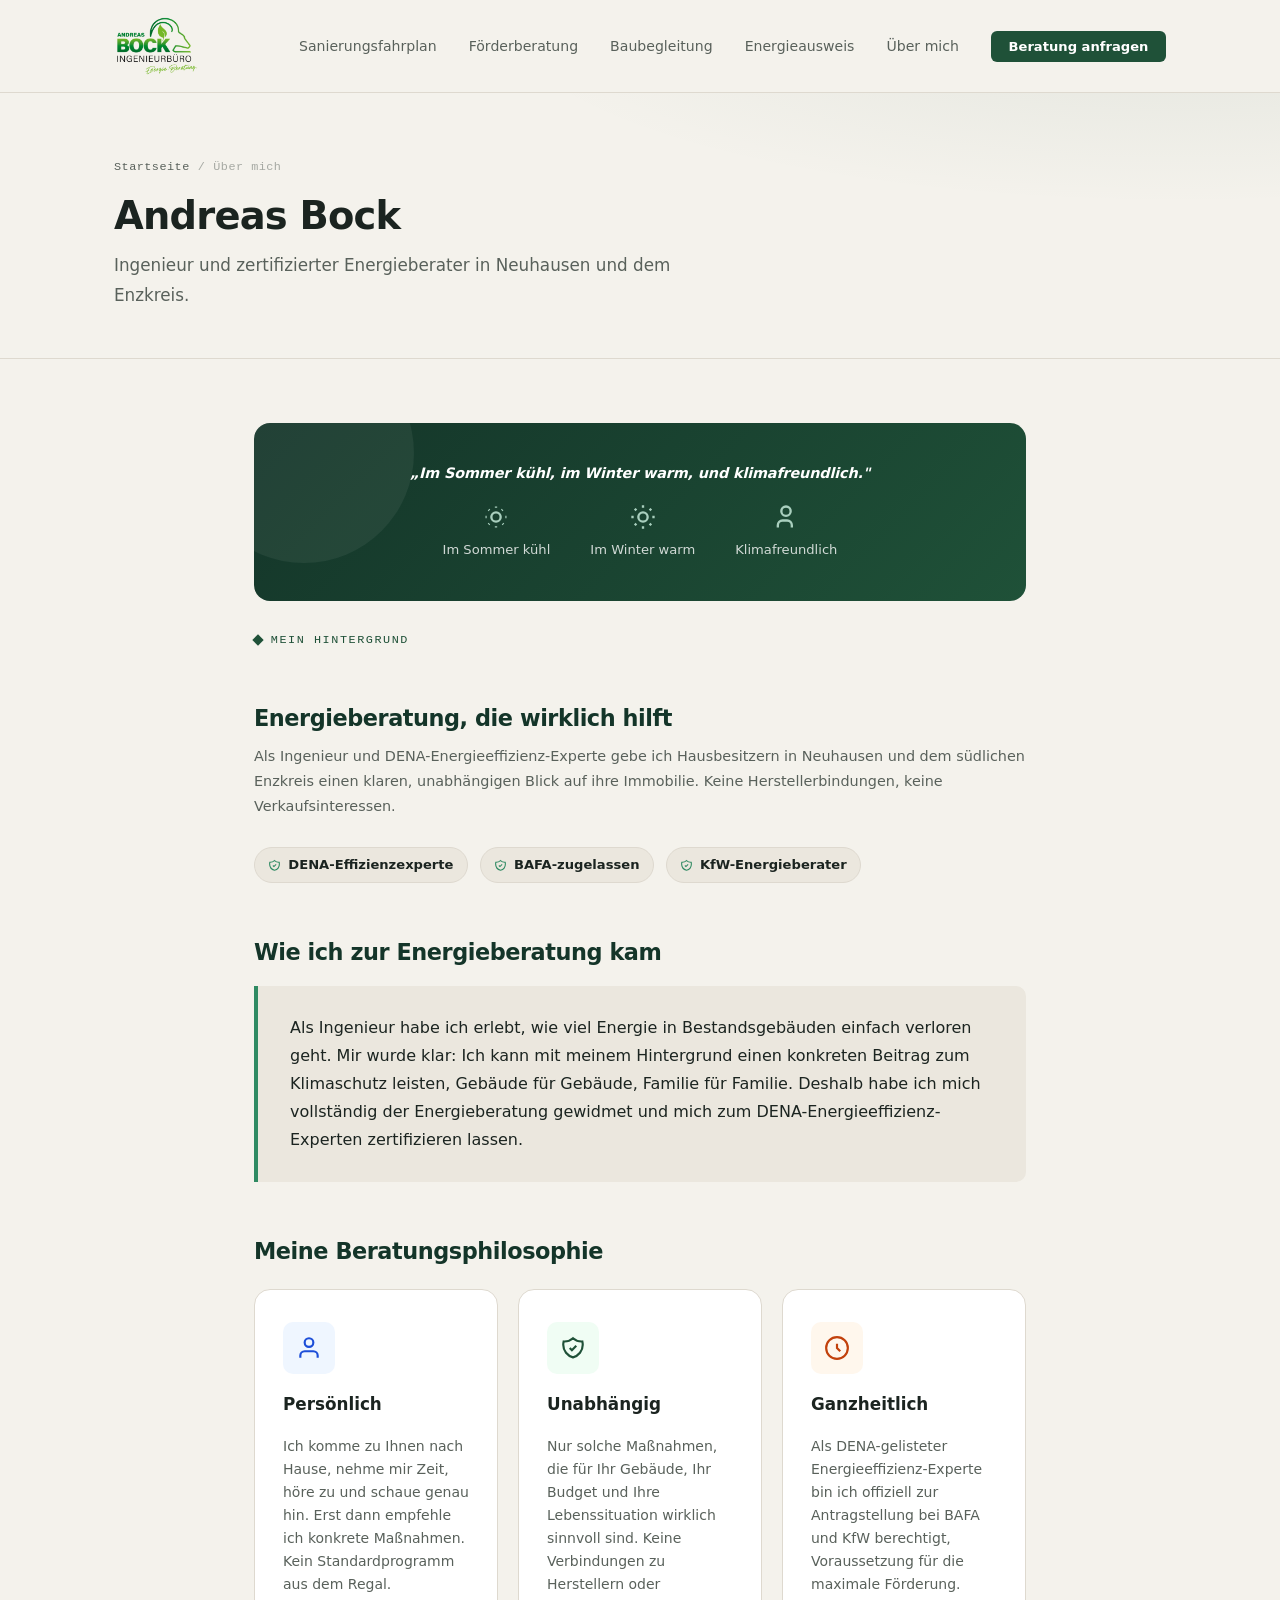
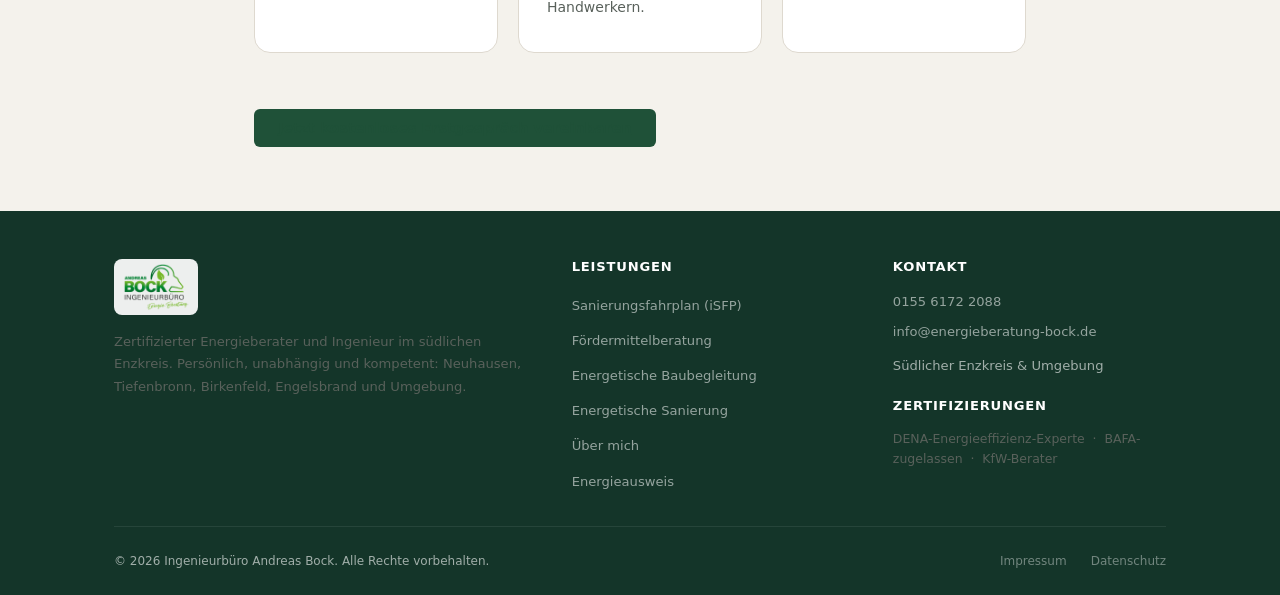
<file: pages/ueber-mich.html>
<!DOCTYPE html>
<html lang="de">
<head>
  <meta charset="UTF-8">
  <meta name="viewport" content="width=device-width, initial-scale=1.0">
  <title>Über mich, Andreas Bock | Energieberater Neuhausen / Enzkreis</title>
  <meta name="description" content="Andreas Bock ist zertifizierter Energieberater und Ingenieur in Neuhausen und dem Enzkreis. DENA-Effizienzexperte, BAFA-zugelassen, KfW-Berater. Persönlich, regional, klimabewusst.">
  <meta name="robots" content="index, follow">
  <link rel="canonical" href="https://energieberatung-bock.de/ueber-mich">
  <link rel="stylesheet" href="../css/style.css">
  <link rel="shortcut icon" href="../favicon.ico">
  <link rel="icon" type="image/png" sizes="32x32" href="../favicon.png">
  <link rel="apple-touch-icon" href="../favicon.png">
  <style>
    /* ── Slogan Banner (existing, keep + enhance) ── */
    .slogan-banner {
      background: linear-gradient(135deg, var(--navy) 0%, var(--forest) 100%);
      border-radius: var(--radius-lg);
      padding: 2.5rem 2.5rem;
      margin-bottom: 3.5rem;
      text-align: center;
      color: #fff;
    }
    .slogan-banner__text {
      font-size: clamp(1.15rem, 3vw, 1.6rem);
      font-weight: 700;
      color: #fff;
      margin-bottom: 2rem;
      font-style: italic;
      letter-spacing: -0.01em;
    }
    .slogan-banner__icons {
      display: flex;
      justify-content: center;
      gap: 2.5rem;
      flex-wrap: wrap;
    }
    .slogan-icon {
      display: flex;
      flex-direction: column;
      align-items: center;
      gap: 0.5rem;
      color: rgba(255,255,255,0.9);
    }
    .slogan-icon svg {
      width: 28px;
      height: 28px;
      color: var(--sage);
    }
    .slogan-icon span {
      font-size: 0.82rem;
      font-weight: 500;
      color: rgba(255,255,255,0.8);
    }

    /* ── Hintergrund intro block ── */
    .hintergrund-block {
      margin-bottom: 3.5rem;
    }
    .hintergrund-block p { color: var(--slate); line-height: 1.75; margin-bottom: 1rem; }
    .hintergrund-block p:last-of-type { margin-bottom: 1.75rem; }

    /* ── Zertifikate ── */
    .zertifikate {
      display: flex;
      flex-wrap: wrap;
      gap: 0.75rem;
      margin-top: 1.5rem;
    }
    .zert-badge {
      display: inline-flex;
      align-items: center;
      gap: 0.45rem;
      background: var(--mist);
      border: 1px solid var(--border);
      border-radius: 999px;
      padding: 0.45em 1em;
      font-size: 0.82rem;
      font-weight: 600;
      color: var(--ink);
    }
    .zert-badge svg { color: var(--moss); }

    /* ── Motivation Blockquote ── */
    .motivation-quote {
      border-left: 4px solid var(--moss);
      background: var(--mist);
      border-radius: 0 var(--radius-md) var(--radius-md) 0;
      padding: 1.75rem 2rem;
      margin-bottom: 1.25rem;
    }
    .motivation-quote p {
      color: var(--ink);
      font-size: 1rem;
      line-height: 1.75;
      margin: 0;
    }

    .motivation-section { margin-bottom: 3.5rem; }
    .motivation-section > h2 { margin-bottom: 1.25rem; }

    /* ── Prinzipien-Karten ── */
    .prinzipien-section { margin-bottom: 3.5rem; }
    .prinzipien-section > h2 { margin-bottom: 1.5rem; }
    .prinzipien-grid {
      display: grid;
      grid-template-columns: repeat(3, 1fr);
      gap: 1.25rem;
    }
    .prinzip-karte {
      border: 1px solid var(--border);
      border-radius: var(--radius-lg);
      padding: 2rem 1.75rem;
      background: var(--chalk);
      display: flex;
      flex-direction: column;
      gap: 1rem;
    }
    .prinzip-karte__icon {
      width: 52px;
      height: 52px;
      border-radius: var(--radius-md);
      display: flex;
      align-items: center;
      justify-content: center;
      flex-shrink: 0;
    }
    .prinzip-karte__icon svg { width: 26px; height: 26px; }
    .prinzip-karte--persoenlich .prinzip-karte__icon { background: #EFF6FF; color: #1D4ED8; }
    .prinzip-karte--unabhaengig .prinzip-karte__icon { background: #F0FDF4; color: var(--forest); }
    .prinzip-karte--ganzheitlich .prinzip-karte__icon { background: #FFF7ED; color: #C2410C; }
    .prinzip-karte__title {
      font-size: 1.05rem;
      font-weight: 700;
      color: var(--ink);
    }
    .prinzip-karte__text {
      font-size: 0.875rem;
      color: var(--slate);
      line-height: 1.65;
    }

    /* ── DENA Info ── */
    .dena-block {
      background: var(--mist);
      border-radius: var(--radius-lg);
      padding: 2.25rem 2.5rem;
      margin-bottom: 3rem;
    }
    .dena-block p { color: var(--slate); line-height: 1.7; }

    .cta-wrap { margin-top: 0.5rem; }
    .mb-2 { margin-bottom: 0.5rem; }
    .mb-3 { margin-bottom: 1rem; }
    .mb-4 { margin-bottom: 1.5rem; }

    @media (max-width: 640px) {
      .prinzipien-grid { grid-template-columns: 1fr; }
      .slogan-banner__icons { gap: 1.5rem; }
    }
  </style>
</head>
<body>
  <div id="nav-mount"></div>
  <section class="page-hero">
    <div class="container">
      <nav class="breadcrumb" aria-label="Breadcrumb"><a href="../index.html">Startseite</a><span> / </span><span aria-current="page">Über mich</span></nav>
      <h1>Andreas Bock</h1>
      <p>Ingenieur und zertifizierter Energieberater in Neuhausen und dem Enzkreis.</p>
    </div>
  </section>

  <div class="prose-section">

    <!-- Slogan Banner -->
    <div class="slogan-banner mb-4">
      <p class="slogan-banner__text">„Im Sommer kühl, im Winter warm, und klimafreundlich."</p>
      <div class="slogan-banner__icons">
        <div class="slogan-icon">
          <svg viewBox="0 0 24 24" fill="none" stroke="currentColor" stroke-width="2"><path d="M12 3v1m0 16v1m9-9h-1M4 12H3m15.36 6.36l-.7-.7M6.34 6.34l-.7-.7m12.02 0l-.7.7M6.34 17.66l-.7.7M16 12a4 4 0 11-8 0 4 4 0 018 0z"/></svg>
          <span>Im Sommer kühl</span>
        </div>
        <div class="slogan-icon">
          <svg viewBox="0 0 24 24" fill="none" stroke="currentColor" stroke-width="2"><path d="M12 2v2m0 16v2M4.93 4.93l1.41 1.41M17.66 17.66l1.41 1.41M2 12h2m16 0h2M6.34 17.66l-1.41 1.41M19.07 4.93l-1.41 1.41M12 8a4 4 0 100 8 4 4 0 000-8z"/></svg>
          <span>Im Winter warm</span>
        </div>
        <div class="slogan-icon">
          <svg viewBox="0 0 24 24" fill="none" stroke="currentColor" stroke-width="2"><path d="M17 21v-2a4 4 0 00-4-4H9a4 4 0 00-4 4v2M12 11a4 4 0 100-8 4 4 0 000 8z"/></svg>
          <span>Klimafreundlich</span>
        </div>
      </div>
    </div>

    <!-- Hintergrund -->
    <div class="hintergrund-block">
      <span class="eyebrow">Mein Hintergrund</span>
      <h2 class="mb-2">Energieberatung, die wirklich hilft</h2>
      <p class="mb-3">Als Ingenieur und DENA-Energieeffizienz-Experte gebe ich Hausbesitzern in Neuhausen und dem südlichen Enzkreis einen klaren, unabhängigen Blick auf ihre Immobilie. Keine Herstellerbindungen, keine Verkaufsinteressen.</p>
      <div class="zertifikate">
        <span class="zert-badge"><svg viewBox="0 0 24 24" fill="none" stroke="currentColor" stroke-width="2" width="14" height="14" aria-hidden="true"><path d="M9 12l2 2 4-4m5.618-4.016A11.955 11.955 0 0112 2.944a11.955 11.955 0 01-8.618 3.04A12.02 12.02 0 003 9c0 5.591 3.824 10.29 9 11.622 5.176-1.332 9-6.03 9-11.622 0-1.042-.133-2.052-.382-3.016z"/></svg>DENA-Effizienzexperte</span>
        <span class="zert-badge"><svg viewBox="0 0 24 24" fill="none" stroke="currentColor" stroke-width="2" width="14" height="14" aria-hidden="true"><path d="M9 12l2 2 4-4m5.618-4.016A11.955 11.955 0 0112 2.944a11.955 11.955 0 01-8.618 3.04A12.02 12.02 0 003 9c0 5.591 3.824 10.29 9 11.622 5.176-1.332 9-6.03 9-11.622 0-1.042-.133-2.052-.382-3.016z"/></svg>BAFA-zugelassen</span>
        <span class="zert-badge"><svg viewBox="0 0 24 24" fill="none" stroke="currentColor" stroke-width="2" width="14" height="14" aria-hidden="true"><path d="M9 12l2 2 4-4m5.618-4.016A11.955 11.955 0 0112 2.944a11.955 11.955 0 01-8.618 3.04A12.02 12.02 0 003 9c0 5.591 3.824 10.29 9 11.622 5.176-1.332 9-6.03 9-11.622 0-1.042-.133-2.052-.382-3.016z"/></svg>KfW-Energieberater</span>
      </div>
    </div>

    <!-- Motivation -->
    <div class="motivation-section">
      <h2>Wie ich zur Energieberatung kam</h2>
      <div class="motivation-quote">
        <p>Als Ingenieur habe ich erlebt, wie viel Energie in Bestandsgebäuden einfach verloren geht. Mir wurde klar: Ich kann mit meinem Hintergrund einen konkreten Beitrag zum Klimaschutz leisten, Gebäude für Gebäude, Familie für Familie. Deshalb habe ich mich vollständig der Energieberatung gewidmet und mich zum DENA-Energieeffizienz-Experten zertifizieren lassen.</p>
      </div>
    </div>

    <!-- Beratungsphilosophie als 3 Prinzipien -->
    <div class="prinzipien-section">
      <h2>Meine Beratungsphilosophie</h2>
      <div class="prinzipien-grid">
        <div class="prinzip-karte prinzip-karte--persoenlich">
          <div class="prinzip-karte__icon">
            <svg viewBox="0 0 24 24" fill="none" stroke="currentColor" stroke-width="2"><path d="M20 21v-2a4 4 0 00-4-4H8a4 4 0 00-4 4v2"/><circle cx="12" cy="7" r="4"/></svg>
          </div>
          <div class="prinzip-karte__title">Persönlich</div>
          <div class="prinzip-karte__text">Ich komme zu Ihnen nach Hause, nehme mir Zeit, höre zu und schaue genau hin. Erst dann empfehle ich konkrete Maßnahmen. Kein Standardprogramm aus dem Regal.</div>
        </div>
        <div class="prinzip-karte prinzip-karte--unabhaengig">
          <div class="prinzip-karte__icon">
            <svg viewBox="0 0 24 24" fill="none" stroke="currentColor" stroke-width="2"><path d="M9 12l2 2 4-4m5.618-4.016A11.955 11.955 0 0112 2.944a11.955 11.955 0 01-8.618 3.04A12.02 12.02 0 003 9c0 5.591 3.824 10.29 9 11.622 5.176-1.332 9-6.03 9-11.622 0-1.042-.133-2.052-.382-3.016z"/></svg>
          </div>
          <div class="prinzip-karte__title">Unabhängig</div>
          <div class="prinzip-karte__text">Nur solche Maßnahmen, die für Ihr Gebäude, Ihr Budget und Ihre Lebenssituation wirklich sinnvoll sind. Keine Verbindungen zu Herstellern oder Handwerkern.</div>
        </div>
        <div class="prinzip-karte prinzip-karte--ganzheitlich">
          <div class="prinzip-karte__icon">
            <svg viewBox="0 0 24 24" fill="none" stroke="currentColor" stroke-width="2"><circle cx="12" cy="12" r="10"/><path d="M12 8v4l3 3"/></svg>
          </div>
          <div class="prinzip-karte__title">Ganzheitlich</div>
          <div class="prinzip-karte__text">Als DENA-gelisteter Energieeffizienz-Experte bin ich offiziell zur Antragstellung bei BAFA und KfW berechtigt, Voraussetzung für die maximale Förderung.</div>
        </div>
      </div>
    </div>

    <div class="cta-wrap"><a href="../index.html#kontakt" class="btn btn--primary">Jetzt kostenloses Erstgespräch vereinbaren</a></div>
  </div>

  <div id="footer-mount"></div>
  <script src="../js/components.js"></script>
  <script src="../js/main.js"></script>
</body>
</html>
</file>
<file: css/style.css>
/* ============================================================
   ENERGIEBERATUNG BOCK — Design System
   Palette:
     Navy      #0B2545  (primary, nav, footer)
     Steel     #1B4A7A  (hero gradient mid)
     Forest    #0E5C45  (accent green, CTAs)
     Moss      #1D9E75  (hover, highlights)
     Mist      #F0F4F8  (section backgrounds)
     Chalk     #FFFFFF  (cards, surfaces)
     Ink       #1A2332  (body text)
     Slate     #4A5568  (secondary text)
     Border    #D1DBE8  (dividers, card borders)
   ============================================================ */

:root {
  /* Warme, helle Basis + Tannengrün als einziger Akzent */
  --paper:  #F4F2EC;  /* Seitenhintergrund, warmes Off-White */
  --mist:   #EBE7DE;  /* leicht dunklere Bänder / Tints */
  --chalk:  #FFFFFF;  /* Karten, Formulare */
  --ink:    #1B2420;  /* Fließtext, Überschriften */
  --slate:  #59615B;  /* Sekundärtext */
  --border: #DED9CF;  /* warme Haarlinien */
  --forest: #1F5138;  /* Primär-Akzent (Buttons, Links) */
  --moss:   #2F8A62;  /* helleres Grün: Icons, Hover */
  --navy:   #143529;  /* tiefes Tannengrün: Footer, dunkle Akzentblöcke */
  --steel:  #285C42;  /* mittleres Grün für Verläufe */
  --sage:   #A9CFBE;  /* heller Grünton für Text auf Dunkel */
  --tint:   rgba(31,81,56,0.08);  /* zarte Grünfläche */
  --font-sans: system-ui, -apple-system, 'Segoe UI', Roboto, Helvetica, Arial, sans-serif;
  --font-display: system-ui, -apple-system, 'Segoe UI', Roboto, Helvetica, Arial, sans-serif;
  --font-mono: ui-monospace, 'SF Mono', SFMono-Regular, Menlo, Consolas, 'Liberation Mono', monospace;
  --radius-sm: 6px;
  --radius-md: 10px;
  --radius-lg: 16px;
  --shadow-sm: 0 1px 3px rgba(20,40,25,0.06), 0 1px 2px rgba(20,40,25,0.05);
  --shadow-md: 0 10px 30px -18px rgba(20,40,25,0.45);
  --transition: 0.2s ease;
}

*, *::before, *::after { box-sizing: border-box; margin: 0; padding: 0; }

html { scroll-behavior: smooth; font-size: 16px; }

body {
  font-family: var(--font-sans);
  color: var(--ink);
  background: var(--paper);
  line-height: 1.7;
  -webkit-font-smoothing: antialiased;
}

img { max-width: 100%; display: block; }
a { color: inherit; text-decoration: none; }

/* ── TYPOGRAPHY ── */
h1, h2, h3, h4 { line-height: 1.2; font-weight: 700; color: var(--ink); letter-spacing: -0.02em; }
h1 { font-size: clamp(1.85rem, 4vw, 2.7rem); }
h2 { font-size: clamp(1.45rem, 3vw, 2rem); }
h3 { font-size: 1.1rem; letter-spacing: -0.01em; }
h4 { font-size: 0.95rem; letter-spacing: -0.01em; }
p  { color: var(--slate); line-height: 1.75; }

.eyebrow {
  font-family: var(--font-mono);
  font-size: 0.74rem;
  font-weight: 500;
  letter-spacing: 0.13em;
  text-transform: uppercase;
  color: var(--forest);
  margin-bottom: 0.9rem;
  display: inline-flex;
  align-items: center;
  gap: 0.55rem;
}
.eyebrow::before {
  content: "";
  width: 0.5rem;
  height: 0.5rem;
  background: currentColor;
  transform: rotate(45deg);
  flex: none;
}

/* ── LAYOUT ── */
.container { max-width: 1100px; margin: 0 auto; padding: 0 1.5rem; }
.section { padding: 5rem 0; }
.section--mist { background: var(--mist); }
.section--navy { background: var(--navy); }

.grid-2 { display: grid; grid-template-columns: 1fr 1fr; gap: 2rem; align-items: center; }
.grid-2--stretch { align-items: stretch; }
.grid-3 { display: grid; grid-template-columns: repeat(3, 1fr); gap: 1.5rem; }
.grid-4 { display: grid; grid-template-columns: repeat(4, 1fr); gap: 1.25rem; }

/* ── NAVIGATION ── */
.nav {
  background: color-mix(in srgb, var(--paper) 88%, transparent);
  backdrop-filter: saturate(1.1) blur(8px);
  position: sticky;
  top: 0;
  z-index: 100;
  border-bottom: 1px solid var(--border);
}
.nav__inner {
  display: flex;
  align-items: center;
  justify-content: space-between;
  padding: 1rem 1.5rem;
  max-width: 1100px;
  margin: 0 auto;
}
.nav__logo {
  display: flex;
  align-items: center;
  color: var(--chalk);
}
.nav__logo-img {
  height: 60px;
  width: auto;
  display: block;
  border-radius: 8px;
}
.nav__logo-name {
  font-size: 1rem;
  font-weight: 700;
  letter-spacing: -0.01em;
  line-height: 1.1;
}
.nav__logo-sub {
  font-size: 0.65rem;
  letter-spacing: 0.08em;
  text-transform: uppercase;
  color: rgba(255,255,255,0.5);
  margin-top: 1px;
}
.nav__links {
  display: flex;
  align-items: center;
  gap: 2rem;
  list-style: none;
}
.nav__links a {
  font-size: 0.88rem;
  color: var(--slate);
  font-weight: 500;
  transition: color var(--transition);
}
.nav__links a:hover { color: var(--ink); }
.nav__cta {
  background: var(--forest);
  color: var(--chalk) !important;
  padding: 0.5rem 1.1rem;
  border-radius: var(--radius-sm);
  font-size: 0.82rem !important;
  font-weight: 600 !important;
  transition: background var(--transition) !important;
}
.nav__cta:hover { background: var(--moss) !important; }

.nav__burger {
  display: none;
  flex-direction: column;
  gap: 5px;
  background: none;
  border: none;
  cursor: pointer;
  padding: 4px;
}
.nav__burger span {
  display: block;
  width: 22px;
  height: 2px;
  background: var(--ink);
  border-radius: 2px;
  transition: var(--transition);
}

/* ── HERO ── */
.hero {
  background:
    radial-gradient(110% 80% at 95% -20%, var(--tint) 0%, transparent 60%),
    var(--paper);
  padding: clamp(3rem, 7vw, 5.5rem) 0 clamp(3rem, 6vw, 4.5rem);
  position: relative;
  overflow: hidden;
  border-bottom: 1px solid var(--border);
}
.hero__inner {
  position: relative;
  z-index: 1;
  display: flex;
  flex-direction: column;
  align-items: flex-start;
  max-width: 760px;
}
.hero__content {
  width: 100%;
}
.hero__image {
  display: none;
}
.hero__tag {
  display: inline-flex;
  align-items: center;
  gap: 7px;
  background: var(--tint);
  border: 1px solid var(--border);
  color: var(--forest);
  font-family: var(--font-mono);
  font-size: 0.72rem;
  font-weight: 500;
  letter-spacing: 0.1em;
  text-transform: uppercase;
  padding: 5px 13px;
  border-radius: 100px;
  margin-bottom: 1.5rem;
}
.hero__tag svg { width: 12px; height: 12px; }
.hero h1 {
  color: var(--ink);
  font-size: clamp(2rem, 4.5vw, 3rem);
  font-weight: 700;
  line-height: 1.14;
  margin-bottom: 1.25rem;
  letter-spacing: -0.025em;
}
.hero h1 em {
  font-style: normal;
  color: var(--forest);
}
.hero__sub {
  color: var(--slate);
  font-size: 1.08rem;
  margin-bottom: 2rem;
  max-width: 540px;
}
.hero__actions { display: flex; gap: 1rem; flex-wrap: wrap; align-items: center; }

/* ── BUTTONS ── */
.btn {
  display: inline-flex;
  align-items: center;
  gap: 8px;
  padding: 0.75rem 1.5rem;
  border-radius: var(--radius-sm);
  font-size: 0.9rem;
  font-weight: 600;
  cursor: pointer;
  border: none;
  transition: all var(--transition);
  text-decoration: none;
  line-height: 1;
}
.btn--primary {
  background: var(--forest);
  color: var(--chalk);
}
.btn--primary:hover { background: var(--moss); transform: translateY(-1px); }
.btn--ghost {
  background: transparent;
  color: var(--ink);
  border: 1px solid var(--ink);
}
.btn--ghost:hover { background: var(--ink); color: var(--paper); transform: translateY(-1px); }
.btn--outline {
  background: transparent;
  color: var(--forest);
  border: 2px solid var(--forest);
}
.btn--outline:hover { background: var(--forest); color: var(--chalk); }
.btn--full { width: 100%; justify-content: center; }
.btn svg { width: 16px; height: 16px; flex-shrink: 0; }

/* ── FÖRDER-BANNER ── */
.foerder-banner {
  background: var(--chalk);
  border: 1px solid var(--border);
  border-left: 3px solid var(--forest);
  border-radius: var(--radius-md);
  padding: 1rem 1.25rem;
  display: flex;
  align-items: flex-start;
  gap: 1rem;
  margin-top: 2.5rem;
  max-width: 620px;
  box-shadow: var(--shadow-sm);
}
.foerder-banner__icon {
  width: 36px;
  height: 36px;
  background: var(--tint);
  border-radius: 50%;
  display: flex;
  align-items: center;
  justify-content: center;
  flex-shrink: 0;
}
.foerder-banner__icon svg { width: 18px; height: 18px; color: var(--forest); }
.foerder-banner__text strong {
  display: block;
  color: var(--ink);
  font-size: 0.88rem;
  font-weight: 700;
  margin-bottom: 2px;
}
.foerder-banner__text p {
  color: var(--slate);
  font-size: 0.8rem;
  line-height: 1.5;
}

/* ── STATS BAR ── */
.stats-bar {
  background: var(--paper);
  padding: 2.25rem 0;
  border-bottom: 1px solid var(--border);
}
.stats-bar__inner {
  display: flex;
  justify-content: center;
  gap: 3rem;
  flex-wrap: wrap;
}
.stat { text-align: center; max-width: 15rem; }
.stat__number {
  display: block;
  font-size: 1.8rem;
  font-weight: 700;
  color: var(--forest);
  line-height: 1;
  margin-bottom: 6px;
  letter-spacing: -0.02em;
}
.stat__label {
  font-family: var(--font-mono);
  font-size: 0.72rem;
  color: var(--slate);
  text-transform: uppercase;
  letter-spacing: 0.06em;
  line-height: 1.4;
}

/* ── LEISTUNGS-KACHELN ── */
.kachel {
  background: var(--chalk);
  border: 1px solid var(--border);
  border-radius: var(--radius-lg);
  padding: 1.75rem 1.5rem;
  transition: box-shadow var(--transition), transform var(--transition), border-color var(--transition);
  display: flex;
  flex-direction: column;
  color: inherit;
}
.kachel p { flex: 1; }
.kachel:hover {
  box-shadow: 0 8px 28px rgba(14,92,69,0.12);
  transform: translateY(-4px);
  border-color: rgba(14,92,69,0.25);
}
.kachel__icon {
  width: 48px;
  height: 48px;
  background: var(--tint);
  border-radius: var(--radius-md);
  display: flex;
  align-items: center;
  justify-content: center;
  margin-bottom: 1rem;
}
.kachel__icon svg { width: 24px; height: 24px; color: var(--forest); }
.kachel h3 { font-size: 1rem; margin-bottom: 0.4rem; color: var(--ink); }
.kachel p  { font-size: 0.85rem; line-height: 1.6; }
.kachel__link {
  display: inline-flex;
  align-items: center;
  gap: 4px;
  font-size: 0.8rem;
  font-weight: 600;
  color: var(--forest);
  margin-top: 1rem;
}
.kachel__link svg { width: 14px; height: 14px; transition: transform var(--transition); }
.kachel:hover .kachel__link svg { transform: translateX(3px); }

/* ── PROZESS-STEPS ── */
.prozess-steps { display: grid; grid-template-columns: repeat(3, 1fr); gap: 0; background: var(--border); border-radius: var(--radius-lg); overflow: hidden; box-shadow: var(--shadow-sm); }
.prozess-step {
  background: var(--chalk);
  padding: 2.25rem 1.75rem;
  position: relative;
  border-right: 1px solid var(--border);
  transition: background var(--transition);
}
.prozess-step:last-child { border-right: none; }
.prozess-step:hover { background: #f7fbf9; }
.prozess-step__num {
  font-family: var(--font-mono);
  font-size: 0.82rem;
  font-weight: 500;
  color: var(--forest);
  line-height: 1;
  margin-bottom: 0.9rem;
  letter-spacing: 0.1em;
}
.prozess-step h3 { font-size: 1rem; margin-bottom: 0.5rem; color: var(--ink); }
.prozess-step p  { font-size: 0.84rem; }

/* ── ÜBER MICH ── */
.ueber-grid {
  display: grid;
  grid-template-columns: 1fr 1.6fr;
  gap: 4rem;
  align-items: start;
}
.ueber-portrait {
  background: var(--mist);
  border-radius: var(--radius-lg);
  aspect-ratio: 3/4;
  display: flex;
  align-items: center;
  justify-content: center;
  border: 1px solid var(--border);
  overflow: hidden;
  position: relative;
}
.ueber-portrait__placeholder {
  text-align: center;
  color: var(--slate);
}
.ueber-portrait__placeholder span {
  font-size: 4rem;
  display: block;
  margin-bottom: 0.5rem;
  opacity: 0.3;
}
.ueber-portrait__initials {
  width: 100px;
  height: 100px;
  background: var(--steel);
  border-radius: 50%;
  display: flex;
  align-items: center;
  justify-content: center;
  font-size: 2rem;
  font-weight: 700;
  color: var(--chalk);
  margin: 0 auto 1rem;
}
.ueber-portrait__label {
  font-size: 0.75rem;
  color: var(--slate);
  font-style: italic;
}
.zertifikate { display: flex; flex-wrap: wrap; gap: 8px; margin-top: 1.5rem; }
.zert-badge {
  display: inline-flex;
  align-items: center;
  gap: 6px;
  background: var(--mist);
  border: 1px solid var(--border);
  border-radius: 100px;
  padding: 5px 12px;
  font-size: 0.75rem;
  font-weight: 600;
  color: var(--navy);
}
.zert-badge svg { width: 13px; height: 13px; color: var(--forest); }

/* ── REFERENZEN / FALLBEISPIELE ── */
.fallbeispiel {
  background: var(--chalk);
  border: 1px solid var(--border);
  border-radius: var(--radius-lg);
  overflow: hidden;
}
.fallbeispiel__header {
  background: var(--navy);
  padding: 1.25rem 1.5rem;
  display: flex;
  justify-content: space-between;
  align-items: center;
}
.fallbeispiel__header h3 { color: var(--chalk); font-size: 0.95rem; }
.fallbeispiel__tag {
  background: rgba(29,158,117,0.25);
  color: var(--sage);
  font-size: 0.7rem;
  font-weight: 600;
  letter-spacing: 0.06em;
  text-transform: uppercase;
  padding: 4px 10px;
  border-radius: 100px;
}
.fallbeispiel__body { padding: 1.5rem; }
.fall-row {
  display: flex;
  gap: 1rem;
  padding: 0.75rem 0;
  border-bottom: 1px solid var(--border);
  align-items: flex-start;
}
.fall-row:last-child { border-bottom: none; padding-bottom: 0; }
.fall-label {
  font-size: 0.72rem;
  font-weight: 700;
  color: var(--slate);
  text-transform: uppercase;
  letter-spacing: 0.07em;
  min-width: 120px;
  padding-top: 2px;
}
.fall-value { font-size: 0.875rem; color: var(--ink); line-height: 1.6; }
.fall-value--green { color: var(--forest); font-weight: 600; }

/* ── FAQ ── */
.faq-list { max-width: 760px; margin: 0 auto; }
.faq-item {
  border-bottom: 1px solid var(--border);
}
.faq-item:first-child { border-top: 1px solid var(--border); }
.faq-btn {
  width: 100%;
  display: flex;
  justify-content: space-between;
  align-items: center;
  padding: 1.25rem 0;
  background: none;
  border: none;
  cursor: pointer;
  text-align: left;
  gap: 1rem;
}
.faq-btn__text { font-size: 0.95rem; font-weight: 600; color: var(--ink); }
.faq-btn__icon {
  width: 24px;
  height: 24px;
  border-radius: 50%;
  background: var(--mist);
  display: flex;
  align-items: center;
  justify-content: center;
  flex-shrink: 0;
  transition: background var(--transition), transform var(--transition);
}
.faq-btn__icon svg { width: 14px; height: 14px; color: var(--forest); }
.faq-item.open .faq-btn__icon { background: var(--forest); transform: rotate(45deg); }
.faq-item.open .faq-btn__icon svg { color: var(--chalk); }
.faq-answer {
  display: none;
  padding: 0 0 1.25rem;
  font-size: 0.875rem;
  color: var(--slate);
  line-height: 1.75;
}
.faq-item.open .faq-answer { display: block; }

/* ── KONTAKTFORMULAR ── */
.kontakt-wrapper {
  display: grid;
  grid-template-columns: 1.2fr 1fr;
  gap: 4rem;
  align-items: start;
}
.kontakt-info h2 { margin-bottom: 1rem; }
.kontakt-info p  { margin-bottom: 1.5rem; }
.kontakt-details { display: flex; flex-direction: column; gap: 0.75rem; margin-top: 1.5rem; }
.kontakt-detail {
  display: flex;
  align-items: center;
  gap: 10px;
  font-size: 0.875rem;
  color: var(--slate);
}
.kontakt-detail svg { width: 18px; height: 18px; color: var(--forest); flex-shrink: 0; }
.form-card {
  background: var(--chalk);
  border: 1px solid var(--border);
  border-radius: var(--radius-lg);
  padding: 2rem;
  box-shadow: var(--shadow-sm);
}
.form-group { margin-bottom: 1.1rem; }
.form-group label {
  display: block;
  font-size: 0.8rem;
  font-weight: 600;
  color: var(--ink);
  margin-bottom: 5px;
}
.form-group input,
.form-group select,
.form-group textarea {
  width: 100%;
  padding: 0.65rem 0.9rem;
  border: 1px solid var(--border);
  border-radius: var(--radius-sm);
  font-size: 0.875rem;
  color: var(--ink);
  background: var(--chalk);
  transition: border-color var(--transition), box-shadow var(--transition);
  font-family: inherit;
}
.form-group input:focus,
.form-group select:focus,
.form-group textarea:focus {
  outline: none;
  border-color: var(--moss);
  box-shadow: 0 0 0 3px rgba(29,158,117,0.12);
}
.form-group textarea { resize: vertical; min-height: 110px; }
.form-row { display: grid; grid-template-columns: 1fr 1fr; gap: 1rem; }
.form-note {
  font-size: 0.75rem;
  color: var(--slate);
  margin-top: 0.75rem;
  line-height: 1.5;
}
.form-success {
  display: none;
  background: #E8F5F0;
  border: 1px solid #9FE1CB;
  border-radius: var(--radius-md);
  padding: 1rem 1.25rem;
  font-size: 0.875rem;
  color: var(--forest);
  margin-top: 0.75rem;
}

/* ── BLOG-TEASER ── */
.blog-card {
  background: var(--chalk);
  border: 1px solid var(--border);
  border-radius: var(--radius-lg);
  overflow: hidden;
  transition: box-shadow var(--transition), transform var(--transition);
  display: flex;
  flex-direction: column;
}
.blog-card:hover { box-shadow: var(--shadow-md); transform: translateY(-2px); }
.blog-card__img {
  height: 140px;
  background: linear-gradient(135deg, var(--navy), var(--steel));
  display: flex;
  align-items: center;
  justify-content: center;
}
.blog-card__img svg { width: 40px; height: 40px; color: rgba(255,255,255,0.3); }
.blog-card__body { padding: 1.25rem; flex: 1; display: flex; flex-direction: column; }
.blog-card__cat {
  font-size: 0.68rem;
  font-weight: 700;
  text-transform: uppercase;
  letter-spacing: 0.08em;
  color: var(--moss);
  margin-bottom: 0.4rem;
}
.blog-card h3 { font-size: 0.95rem; margin-bottom: 0.5rem; }
.blog-card p  { font-size: 0.82rem; flex: 1; }
.blog-card__link {
  display: inline-flex;
  align-items: center;
  gap: 4px;
  font-size: 0.8rem;
  font-weight: 600;
  color: var(--forest);
  margin-top: 1rem;
}

/* ── TESTIMONIALS ── */
.testimonial-grid { display: grid; grid-template-columns: repeat(3, 1fr); gap: 1.25rem; }
.testimonial {
  background: rgba(255,255,255,0.05);
  border: 1px solid rgba(255,255,255,0.1);
  border-radius: var(--radius-lg);
  padding: 1.5rem;
}
.testimonial__stars { color: #F9C74F; font-size: 0.85rem; margin-bottom: 0.75rem; letter-spacing: 2px; }
.testimonial__text { font-size: 0.875rem; color: rgba(255,255,255,0.75); line-height: 1.7; margin-bottom: 1rem; }
.testimonial__author { font-size: 0.78rem; font-weight: 600; color: rgba(255,255,255,0.5); }

/* ── FOERDER-HIGHLIGHT ── */
.foerder-highlight {
  background: linear-gradient(135deg, var(--forest), var(--moss));
  border-radius: var(--radius-lg);
  padding: 2.5rem;
  color: var(--chalk);
  text-align: center;
  display: flex;
  flex-direction: column;
  align-items: center;
}
.foerder-highlight__num {
  font-size: 4rem;
  font-weight: 800;
  line-height: 1;
  margin-bottom: 0.25rem;
  letter-spacing: -0.04em;
  color: #fff;
}
.foerder-highlight__label {
  font-size: 1rem;
  font-weight: 700;
  color: rgba(255,255,255,0.92);
  margin-bottom: 1rem;
  line-height: 1.4;
}
.foerder-highlight p {
  font-size: 0.9rem;
  color: rgba(255,255,255,0.82);
  max-width: 380px;
  margin: 0 auto;
  flex: 1;
  padding-bottom: 1.5rem;
}
.foerder-highlight .btn {
  margin-top: auto;
}
.foerder-highlight--klima {
  background: linear-gradient(135deg, #083d2b, var(--forest));
  box-shadow: 0 10px 30px rgba(11,37,69,0.18);
}
.foerder-highlight__icon { margin-bottom: 1rem; opacity: 0.9; }

/* ── FOOTER ── */
.footer {
  background: var(--navy);
  color: rgba(255,255,255,0.6);
  padding: 3rem 0 1.5rem;
}
.footer__grid {
  display: grid;
  grid-template-columns: 1.5fr 1fr 1fr;
  gap: 3rem;
  padding-bottom: 2rem;
  border-bottom: 1px solid rgba(255,255,255,0.08);
  margin-bottom: 1.5rem;
}
.footer__brand-name { color: var(--chalk); font-size: 1rem; font-weight: 700; margin-bottom: 0.5rem; }
.footer__brand-sub  { font-size: 0.75rem; opacity: 0.45; text-transform: uppercase; letter-spacing: 0.08em; margin-bottom: 1rem; }
.footer__logo-img { height: 56px; width: auto; border-radius: 8px; padding: 4px 8px; background: rgba(255,255,255,0.92); margin-bottom: 1rem; display: block; }
.footer p { font-size: 0.82rem; line-height: 1.7; }
.footer h4 { color: var(--chalk); font-size: 0.82rem; font-weight: 600; letter-spacing: 0.06em; text-transform: uppercase; margin-bottom: 1rem; }
.footer__links { list-style: none; display: flex; flex-direction: column; gap: 0.5rem; }
.footer__links a { font-size: 0.82rem; color: rgba(255,255,255,0.55); transition: color var(--transition); }
.footer__links a:hover { color: var(--chalk); }
.footer__contact { display: flex; flex-direction: column; gap: 0.5rem; }
.footer__contact a { font-size: 0.82rem; color: rgba(255,255,255,0.55); transition: color var(--transition); }
.footer__contact a:hover { color: var(--chalk); }
.footer__bottom { display: flex; justify-content: space-between; align-items: center; flex-wrap: wrap; gap: 1rem; }
.footer__copy { font-size: 0.75rem; }
.footer__legal { display: flex; gap: 1.5rem; }
.footer__legal a { font-size: 0.75rem; color: rgba(255,255,255,0.4); transition: color var(--transition); }
.footer__legal a:hover { color: var(--chalk); }

/* ── BILD-BOXEN (echte Fotos) ── */
.illu-box {
  border-radius: var(--radius-lg);
  overflow: hidden;
  border: 1px solid var(--border);
  background: var(--mist);
  display: block;
  position: relative;
}
.illu-box img { width: 100%; height: 100%; display: block; object-fit: cover; }
.illu-box--wide { aspect-ratio: 16/9; }
.illu-box--square { aspect-ratio: 1/1; }
.illu-box--tall { aspect-ratio: 3/4; }
.illu-caption {
  font-size: 0.72rem;
  color: var(--slate);
  text-align: center;
  margin-top: 0.5rem;
  font-style: italic;
}

/* ── SLOGAN BANNER ── */
.slogan-banner {
  background: linear-gradient(135deg, var(--forest) 0%, var(--moss) 100%);
  padding: 2.5rem 2rem;
  text-align: center;
  border-radius: var(--radius-lg);
  position: relative;
  overflow: hidden;
}
.slogan-banner::before {
  content: '';
  position: absolute;
  width: 220px;
  height: 220px;
  border-radius: 50%;
  background: rgba(255,255,255,0.06);
  top: -80px;
  left: -60px;
}
.slogan-banner__text {
  color: var(--chalk);
  font-size: clamp(1.3rem, 3vw, 1.7rem);
  font-weight: 700;
  letter-spacing: -0.01em;
  position: relative;
  z-index: 1;
  line-height: 1.4;
}
.slogan-banner__icons {
  display: flex;
  justify-content: center;
  gap: 2.5rem;
  margin-top: 1.25rem;
  position: relative;
  z-index: 1;
}
.slogan-icon { display: flex; flex-direction: column; align-items: center; gap: 6px; }
.slogan-icon svg { width: 26px; height: 26px; color: rgba(255,255,255,0.85); }
.slogan-icon span { font-size: 0.72rem; color: rgba(255,255,255,0.7); font-weight: 500; }

/* ── PERSÖNLICHER WERDEGANG ── */
.werdegang {
  display: grid;
  grid-template-columns: 1fr 1fr;
  gap: 2.5rem;
  align-items: center;
  margin: 2.5rem 0;
}
.werdegang-timeline { display: flex; flex-direction: column; gap: 0; }
.werdegang-station {
  display: flex;
  gap: 1rem;
  padding-bottom: 1.5rem;
  position: relative;
}
.werdegang-station:not(:last-child)::before {
  content: '';
  position: absolute;
  left: 11px;
  top: 28px;
  bottom: 0;
  width: 2px;
  background: var(--border);
}
.werdegang-dot {
  width: 24px;
  height: 24px;
  border-radius: 50%;
  background: var(--mist);
  border: 2px solid var(--forest);
  display: flex;
  align-items: center;
  justify-content: center;
  flex-shrink: 0;
  margin-top: 2px;
}
.werdegang-dot svg { width: 12px; height: 12px; color: var(--forest); }
.werdegang-station h4 { font-size: 0.9rem; margin-bottom: 0.25rem; }
.werdegang-station p { font-size: 0.82rem; }

/* ── SUBPAGES ── */
.page-hero {
  background:
    radial-gradient(90% 120% at 92% -30%, var(--tint) 0%, transparent 60%),
    var(--paper);
  padding: clamp(2.75rem, 6vw, 4rem) 0 clamp(2.25rem, 4vw, 3rem);
  color: var(--ink);
  border-bottom: 1px solid var(--border);
}
.page-hero h1 { font-size: clamp(1.7rem, 3.5vw, 2.4rem); margin-bottom: 0.75rem; }
.page-hero p  { color: var(--slate); font-size: 1.05rem; max-width: 600px; }
.breadcrumb {
  display: flex;
  align-items: center;
  gap: 0.5rem;
  font-family: var(--font-mono);
  font-size: 0.74rem;
  letter-spacing: 0.04em;
  color: var(--slate);
  margin-bottom: 1rem;
}
.breadcrumb a { color: var(--slate); }
.breadcrumb a:hover { color: var(--forest); }
.breadcrumb span { opacity: 0.5; }

.prose-section { max-width: 820px; margin: 0 auto; padding: 4rem 1.5rem; }
.prose-section h2 { font-size: 1.4rem; margin: 2.5rem 0 0.75rem; color: var(--navy); }
.prose-section h2:first-child { margin-top: 0; }
.prose-section h3 { font-size: 1.05rem; margin: 1.75rem 0 0.5rem; color: var(--ink); }
.prose-section p  { margin-bottom: 1rem; font-size: 0.9rem; }
.prose-section ul { margin: 0.75rem 0 1rem 1.25rem; }
.prose-section ul li { font-size: 0.9rem; color: var(--slate); margin-bottom: 0.4rem; line-height: 1.7; }
.prose-section a  { color: var(--forest); text-decoration: underline; }

/* ── UTILITIES ── */
.text-center { text-align: center; }
.mb-1 { margin-bottom: 0.5rem; }
.mb-2 { margin-bottom: 1rem; }
.mb-3 { margin-bottom: 1.5rem; }
.mb-4 { margin-bottom: 2rem; }
.mt-2 { margin-top: 1rem; }
.mt-3 { margin-top: 1.5rem; }

/* ── JSON-LD hint (hidden) ── */
.seo-schema { display: none; }

/* ── RESPONSIVE ── */
@media (max-width: 900px) {
  .hero__inner { flex-direction: column; }
  .hero__image { display: none; }
  .grid-2, .grid-3, .grid-4, .prozess-steps, .testimonial-grid, .ueber-grid, .kontakt-wrapper, .footer__grid, .werdegang {
    grid-template-columns: 1fr;
  }
  .slogan-banner__icons { gap: 1.5rem; flex-wrap: wrap; }
  .ueber-portrait { aspect-ratio: 16/9; }
  .nav__links { display: none; flex-direction: column; position: absolute; top: 100%; left: 0; right: 0; background: var(--paper); padding: 1rem 1.5rem 1.5rem; border-bottom: 1px solid var(--border); box-shadow: var(--shadow-md); gap: 1rem; }
  .nav__links.open { display: flex; }
  .nav { position: relative; }
  .nav__inner { position: relative; }
  .nav__burger { display: flex; }
  .hero { padding: 4rem 0 3rem; }
  .stats-bar__inner { gap: 2rem; }
  .kontakt-wrapper { gap: 2rem; }
  .form-row { grid-template-columns: 1fr; }
  .foerder-highlight__num { font-size: 3rem; }
}
@media (max-width: 600px) {
  .section { padding: 3.5rem 0; }
  .hero h1 { font-size: 1.65rem; }
  .stats-bar__inner { gap: 1.5rem; }
  .prozess-steps { grid-template-columns: 1fr; }
  .footer__bottom { flex-direction: column; align-items: flex-start; }
  .footer__legal { flex-wrap: wrap; gap: 1rem; }
}
@media (prefers-reduced-motion: reduce) {
  *, *::before, *::after { transition: none !important; animation: none !important; }
}
</file>
